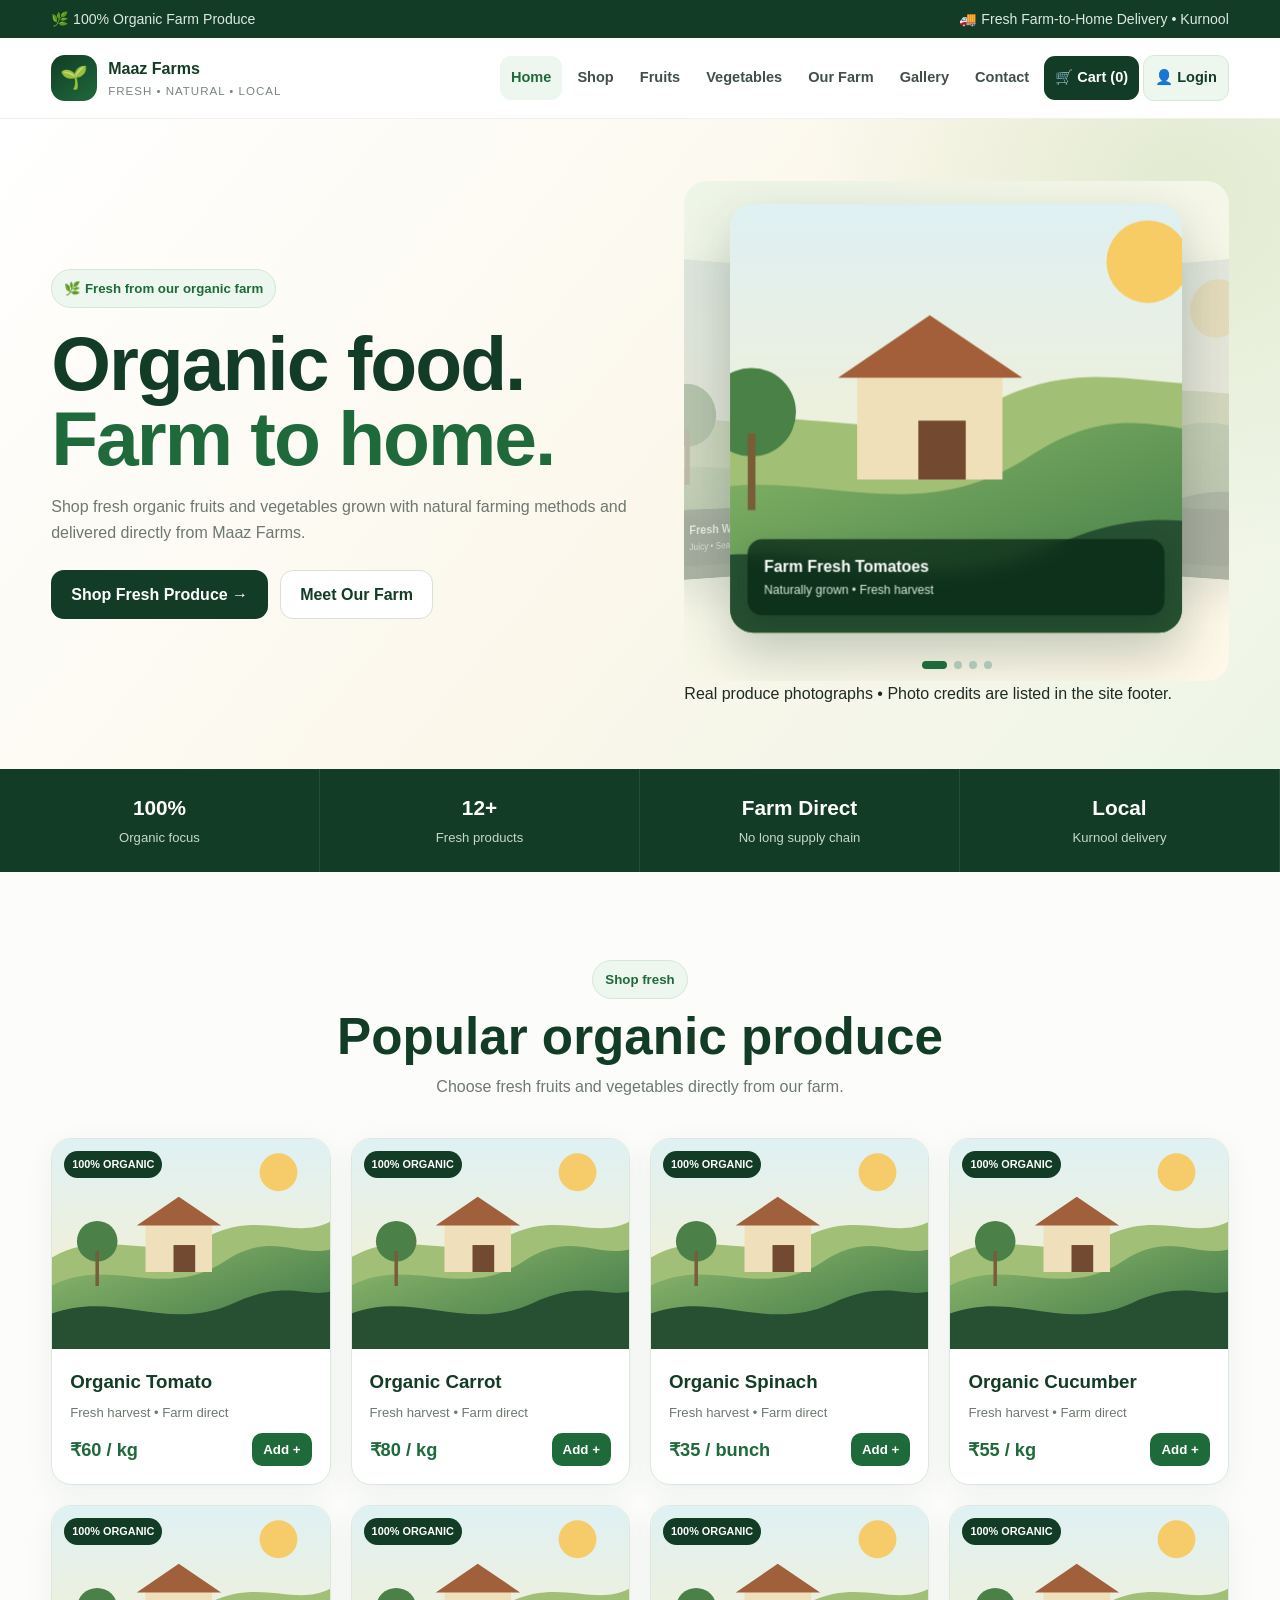
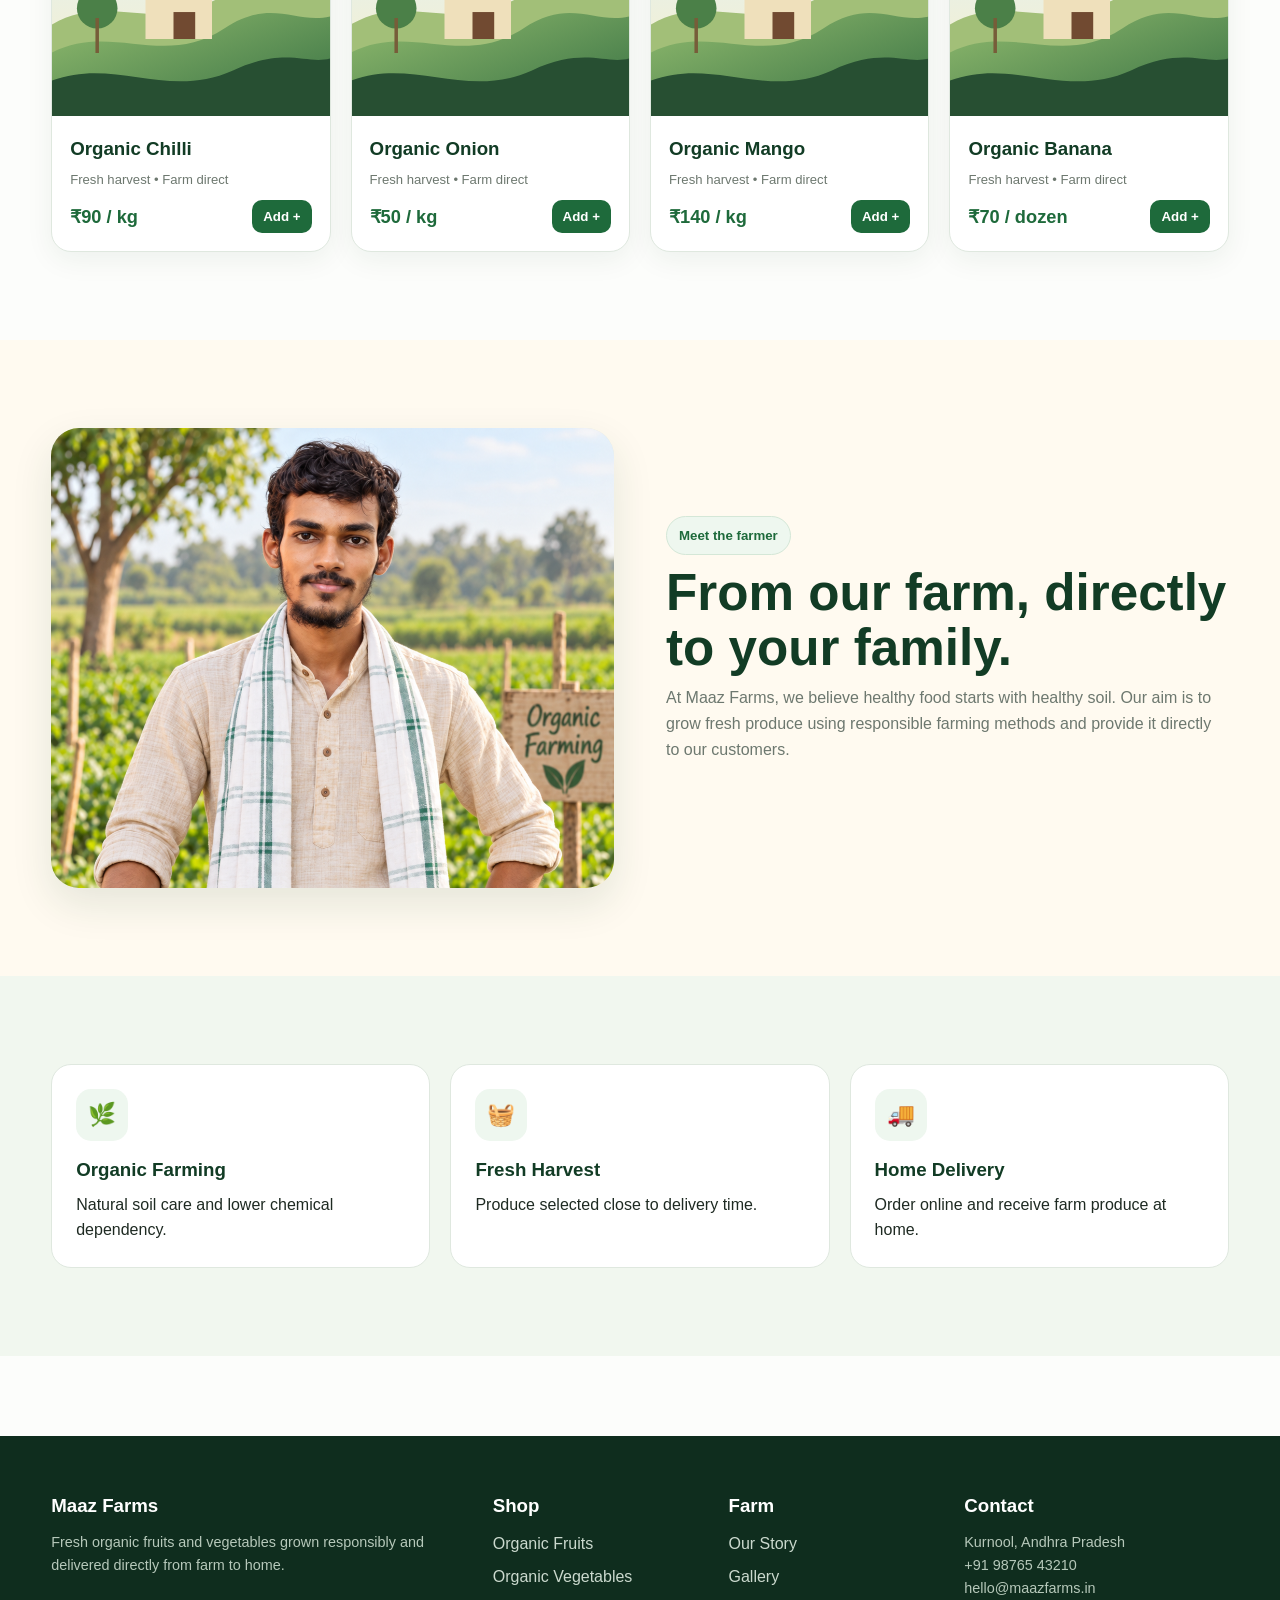
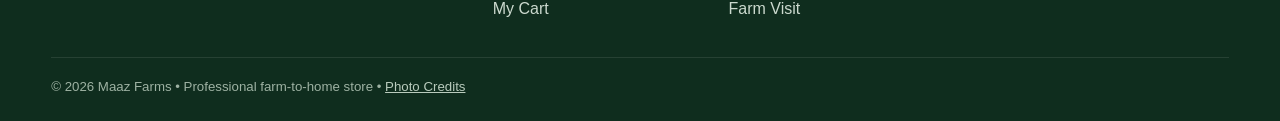
<file: index.html>
<!DOCTYPE html>
<html lang="en">
<head>
  <meta charset="UTF-8">

  <meta name="viewport"
        content="width=device-width, initial-scale=1.0">

  <meta name="description"
        content="Maaz Farms - Fresh organic fruits and vegetables delivered directly from farm to home in Kurnool.">

  <title>Home | Maaz Farms</title>

  <link rel="stylesheet" href="assets/css/style.css">
</head>

<body>

<!-- ================= TOP BAR ================= -->

<div class="top">
  <div class="container">
    <span>🌿 100% Organic Farm Produce</span>
    <span>🚚 Fresh Farm-to-Home Delivery • Kurnool</span>
  </div>
</div>


<!-- ================= HEADER ================= -->

<header class="head">

  <div class="container nav">

    <a class="brand" href="index.html">

      <span class="logo">🌱</span>

      <span>
        <strong>Maaz Farms</strong>
        <small>Fresh • Natural • Local</small>
      </span>

    </a>


    <button
      class="menu"
      type="button"
      aria-label="Open navigation menu"
      aria-expanded="false">
      ☰
    </button>


    <nav class="links" aria-label="Main navigation">

      <a href="index.html" class="active">
        Home
      </a>

      <a href="shop.html">
        Shop
      </a>

      <a href="fruits.html">
        Fruits
      </a>

      <a href="vegetables.html">
        Vegetables
      </a>

      <a href="farm.html">
        Our Farm
      </a>

      <a href="gallery.html">
        Gallery
      </a>

      <a href="contact.html">
        Contact
      </a>

      <a href="cart.html" class="cart">
        🛒 Cart (<span data-cart-count>0</span>)
      </a>

      <a
        href="login.html"
        class="account-link"
        data-account-link>
        👤 Login
      </a>

    </nav>

  </div>

</header>


<main>


<!-- ================= HERO ================= -->

<section class="hero">

  <div class="container hero-grid">


    <!-- HERO CONTENT -->

    <div class="hero-content">

      <span class="badge">
        🌿 Fresh from our organic farm
      </span>

      <h1>
        Organic food.
        <br>
        <span>Farm to home.</span>
      </h1>

      <p>
        Shop fresh organic fruits and vegetables grown with
        natural farming methods and delivered directly from
        Maaz Farms.
      </p>


      <div class="actions">

        <a class="btn primary"
           href="shop.html">
          Shop Fresh Produce →
        </a>

        <a class="btn secondary"
           href="farm.html">
          Meet Our Farm
        </a>

      </div>

    </div>


    <!-- ================= 3D CAROUSEL ================= -->

    <div class="visual">

      <div
        class="hero-3d-carousel"
        data-hero-carousel
        aria-label="Fresh farm produce slideshow">


        <!-- TOMATO -->

        <figure class="hero-3d-slide is-active">

          <img
            src="https://upload.wikimedia.org/wikipedia/commons/5/5e/Tomato_vegetable.jpg"
            alt="Fresh organic tomatoes"
            loading="eager"
            onerror="this.onerror=null; this.src='assets/photos/hero.svg';">

          <figcaption>

            <b>Farm Fresh Tomatoes</b>

            <span>
              Naturally grown • Fresh harvest
            </span>

          </figcaption>

        </figure>


        <!-- MANGO -->

        <figure class="hero-3d-slide is-right">

          <img
            src="https://upload.wikimedia.org/wikipedia/commons/6/64/Mango_fruit.jpg"
            alt="Fresh organic mangoes"
            loading="eager"
            onerror="this.onerror=null; this.src='assets/photos/hero.svg';">

          <figcaption>

            <b>Organic Mangoes</b>

            <span>
              Seasonal • Farm direct
            </span>

          </figcaption>

        </figure>


        <!-- CARROT -->

        <figure class="hero-3d-slide is-hidden">

          <img
            src="https://upload.wikimedia.org/wikipedia/commons/4/4a/CARROT.jpg"
            alt="Fresh organic carrots"
            loading="lazy"
            onerror="this.onerror=null; this.src='assets/photos/hero.svg';">

          <figcaption>

            <b>Organic Carrots</b>

            <span>
              Crisp • Naturally grown
            </span>

          </figcaption>

        </figure>


        <!-- WATERMELON -->

        <figure class="hero-3d-slide is-left">

          <img
            src="https://upload.wikimedia.org/wikipedia/commons/d/d8/Watermelon_fruit_image.jpg"
            alt="Fresh organic watermelon"
            loading="lazy"
            onerror="this.onerror=null; this.src='assets/photos/hero.svg';">

          <figcaption>

            <b>Fresh Watermelon</b>

            <span>
              Juicy • Seasonal harvest
            </span>

          </figcaption>

        </figure>


        <!-- DOTS -->

        <div
          class="hero-3d-dots"
          aria-label="Carousel slide indicators">

          <span class="active"></span>
          <span></span>
          <span></span>
          <span></span>

        </div>

      </div>


      <div class="real-photo-note">
        Real produce photographs • Photo credits are listed in
        the site footer.
      </div>

    </div>

  </div>

</section>



<!-- ================= FARM STATS ================= -->

<section class="stats">

  <div class="stat">
    <strong>100%</strong>
    <span>Organic focus</span>
  </div>

  <div class="stat">
    <strong>12+</strong>
    <span>Fresh products</span>
  </div>

  <div class="stat">
    <strong>Farm Direct</strong>
    <span>No long supply chain</span>
  </div>

  <div class="stat">
    <strong>Local</strong>
    <span>Kurnool delivery</span>
  </div>

</section>



<!-- ================= PRODUCTS ================= -->

<section class="section">

  <div class="container">

    <div class="sh center">

      <span class="badge">
        Shop fresh
      </span>

      <h2>
        Popular organic produce
      </h2>

      <p>
        Choose fresh fruits and vegetables directly from our farm.
      </p>

    </div>


    <div class="grid">


      <!-- TOMATO -->

      <article class="product">

        <div class="pi">

          <img
            src="https://upload.wikimedia.org/wikipedia/commons/5/5e/Tomato_vegetable.jpg"
            alt="Organic tomato"
            loading="lazy"
            onerror="this.onerror=null; this.src='assets/photos/hero.svg';">

          <span class="organic">
            100% ORGANIC
          </span>

        </div>

        <div class="pb">

          <h3>Organic Tomato</h3>

          <div class="meta">
            Fresh harvest • Farm direct
          </div>

          <div class="price">

            <b>₹60 / kg</b>

            <button
              class="add"
              type="button"
              data-add="tomato">
              Add +
            </button>

          </div>

        </div>

      </article>


      <!-- CARROT -->

      <article class="product">

        <div class="pi">

          <img
            src="https://upload.wikimedia.org/wikipedia/commons/4/4a/CARROT.jpg"
            alt="Organic carrot"
            loading="lazy"
            onerror="this.onerror=null; this.src='assets/photos/hero.svg';">

          <span class="organic">
            100% ORGANIC
          </span>

        </div>

        <div class="pb">

          <h3>Organic Carrot</h3>

          <div class="meta">
            Fresh harvest • Farm direct
          </div>

          <div class="price">

            <b>₹80 / kg</b>

            <button
              class="add"
              type="button"
              data-add="carrot">
              Add +
            </button>

          </div>

        </div>

      </article>


      <!-- SPINACH -->

      <article class="product">

        <div class="pi">

          <img
            src="https://upload.wikimedia.org/wikipedia/commons/f/fe/Spinach_leaves.jpg"
            alt="Organic spinach"
            loading="lazy"
            onerror="this.onerror=null; this.src='assets/photos/hero.svg';">

          <span class="organic">
            100% ORGANIC
          </span>

        </div>

        <div class="pb">

          <h3>Organic Spinach</h3>

          <div class="meta">
            Fresh harvest • Farm direct
          </div>

          <div class="price">

            <b>₹35 / bunch</b>

            <button
              class="add"
              type="button"
              data-add="spinach">
              Add +
            </button>

          </div>

        </div>

      </article>


      <!-- CUCUMBER -->

      <article class="product">

        <div class="pi">

          <img
            src="https://upload.wikimedia.org/wikipedia/commons/1/10/Cucumber_fruit_2025.jpg"
            alt="Organic cucumber"
            loading="lazy"
            onerror="this.onerror=null; this.src='assets/photos/hero.svg';">

          <span class="organic">
            100% ORGANIC
          </span>

        </div>

        <div class="pb">

          <h3>Organic Cucumber</h3>

          <div class="meta">
            Fresh harvest • Farm direct
          </div>

          <div class="price">

            <b>₹55 / kg</b>

            <button
              class="add"
              type="button"
              data-add="cucumber">
              Add +
            </button>

          </div>

        </div>

      </article>


      <!-- CHILLI -->

      <article class="product">

        <div class="pi">

          <img
            src="https://upload.wikimedia.org/wikipedia/commons/0/0d/Image_of_chilli_pepper.jpg"
            alt="Organic chilli"
            loading="lazy"
            onerror="this.onerror=null; this.src='assets/photos/hero.svg';">

          <span class="organic">
            100% ORGANIC
          </span>

        </div>

        <div class="pb">

          <h3>Organic Chilli</h3>

          <div class="meta">
            Fresh harvest • Farm direct
          </div>

          <div class="price">

            <b>₹90 / kg</b>

            <button
              class="add"
              type="button"
              data-add="chilli">
              Add +
            </button>

          </div>

        </div>

      </article>


      <!-- ONION -->

      <article class="product">

        <div class="pi">

          <img
            src="https://upload.wikimedia.org/wikipedia/commons/e/e9/Onion_1.jpg"
            alt="Organic onion"
            loading="lazy"
            onerror="this.onerror=null; this.src='assets/photos/hero.svg';">

          <span class="organic">
            100% ORGANIC
          </span>

        </div>

        <div class="pb">

          <h3>Organic Onion</h3>

          <div class="meta">
            Fresh harvest • Farm direct
          </div>

          <div class="price">

            <b>₹50 / kg</b>

            <button
              class="add"
              type="button"
              data-add="onion">
              Add +
            </button>

          </div>

        </div>

      </article>


      <!-- MANGO -->

      <article class="product">

        <div class="pi">

          <img
            src="https://upload.wikimedia.org/wikipedia/commons/6/64/Mango_fruit.jpg"
            alt="Organic mango"
            loading="lazy"
            onerror="this.onerror=null; this.src='assets/photos/hero.svg';">

          <span class="organic">
            100% ORGANIC
          </span>

        </div>

        <div class="pb">

          <h3>Organic Mango</h3>

          <div class="meta">
            Fresh harvest • Farm direct
          </div>

          <div class="price">

            <b>₹140 / kg</b>

            <button
              class="add"
              type="button"
              data-add="mango">
              Add +
            </button>

          </div>

        </div>

      </article>


      <!-- BANANA -->

      <article class="product">

        <div class="pi">

          <img
            src="https://upload.wikimedia.org/wikipedia/commons/5/56/Bunch_of_bananas.JPG"
            alt="Organic banana"
            loading="lazy"
            onerror="this.onerror=null; this.src='assets/photos/hero.svg';">

          <span class="organic">
            100% ORGANIC
          </span>

        </div>

        <div class="pb">

          <h3>Organic Banana</h3>

          <div class="meta">
            Fresh harvest • Farm direct
          </div>

          <div class="price">

            <b>₹70 / dozen</b>

            <button
              class="add"
              type="button"
              data-add="banana">
              Add +
            </button>

          </div>

        </div>

      </article>

    </div>

  </div>

</section>



<!-- ================= MEET FARMER ================= -->

<section class="section alt">

  <div class="container two">


    <div class="photo">

      <img
        src="assets/photos/farmer.png"
        alt="Maaz Farms farmer"
        loading="lazy"
        onerror="this.onerror=null; this.src='assets/photos/owner-photo.svg';">

    </div>


    <div>

      <div class="sh">

        <span class="badge">
          Meet the farmer
        </span>

        <h2>
          From our farm, directly to your family.
        </h2>

        <p>
          At Maaz Farms, we believe healthy food starts with
          healthy soil. Our aim is to grow fresh produce using
          responsible farming methods and provide it directly
          to our customers.
        </p>

      </div>

    </div>

  </div>

</section>



<!-- ================= FEATURES ================= -->

<section class="section soft">

  <div class="container">

    <div class="cards">


      <div class="card">

        <i>🌿</i>

        <h3>
          Organic Farming
        </h3>

        <p>
          Natural soil care and lower chemical dependency.
        </p>

      </div>


      <div class="card">

        <i>🧺</i>

        <h3>
          Fresh Harvest
        </h3>

        <p>
          Produce selected close to delivery time.
        </p>

      </div>


      <div class="card">

        <i>🚚</i>

        <h3>
          Home Delivery
        </h3>

        <p>
          Order online and receive farm produce at home.
        </p>

      </div>


    </div>

  </div>

</section>


</main>



<!-- ================= FOOTER ================= -->

<footer class="footer">

  <div class="container">


    <div class="footgrid">


      <div>

        <h3>
          Maaz Farms
        </h3>

        <p>
          Fresh organic fruits and vegetables grown responsibly
          and delivered directly from farm to home.
        </p>

      </div>


      <div>

        <h3>
          Shop
        </h3>

        <a href="fruits.html">
          Organic Fruits
        </a>

        <a href="vegetables.html">
          Organic Vegetables
        </a>

        <a href="cart.html">
          My Cart
        </a>

      </div>


      <div>

        <h3>
          Farm
        </h3>

        <a href="farm.html">
          Our Story
        </a>

        <a href="gallery.html">
          Gallery
        </a>

        <a href="contact.html">
          Farm Visit
        </a>

      </div>


      <div>

        <h3>
          Contact
        </h3>

        <p>
          Kurnool, Andhra Pradesh
        </p>

        <p>
          +91 98765 43210
        </p>

        <p>
          hello@maazfarms.in
        </p>

      </div>


    </div>


    <div class="bottom">

      © 2026 Maaz Farms
      • Professional farm-to-home store
      •
      <a
        class="photo-credit-link"
        href="credits.html">
        Photo Credits
      </a>

    </div>

  </div>

</footer>



<script src="assets/js/products.js"></script>

<script src="assets/js/main.js"></script>


<!-- ================= 3 SECOND CAROUSEL ================= -->

<script>

document.addEventListener("DOMContentLoaded", function () {

  const carousel =
    document.querySelector("[data-hero-carousel]");

  if (!carousel) return;


  const slides =
    Array.from(
      carousel.querySelectorAll(".hero-3d-slide")
    );


  const dots =
    Array.from(
      carousel.querySelectorAll(".hero-3d-dots span")
    );


  if (slides.length === 0) return;


  let current = 0;


  function updateCarousel() {

    const total = slides.length;


    slides.forEach((slide, index) => {

      slide.classList.remove(
        "is-active",
        "is-left",
        "is-right",
        "is-hidden"
      );


      if (index === current) {

        slide.classList.add("is-active");

      }

      else if (
        index ===
        (current - 1 + total) % total
      ) {

        slide.classList.add("is-left");

      }

      else if (
        index ===
        (current + 1) % total
      ) {

        slide.classList.add("is-right");

      }

      else {

        slide.classList.add("is-hidden");

      }

    });


    dots.forEach((dot, index) => {

      dot.classList.toggle(
        "active",
        index === current
      );

    });

  }


  updateCarousel();


  setInterval(function () {

    current =
      (current + 1) %
      slides.length;

    updateCarousel();

  }, 3000);

});

</script>


</body>
</html>
</file>
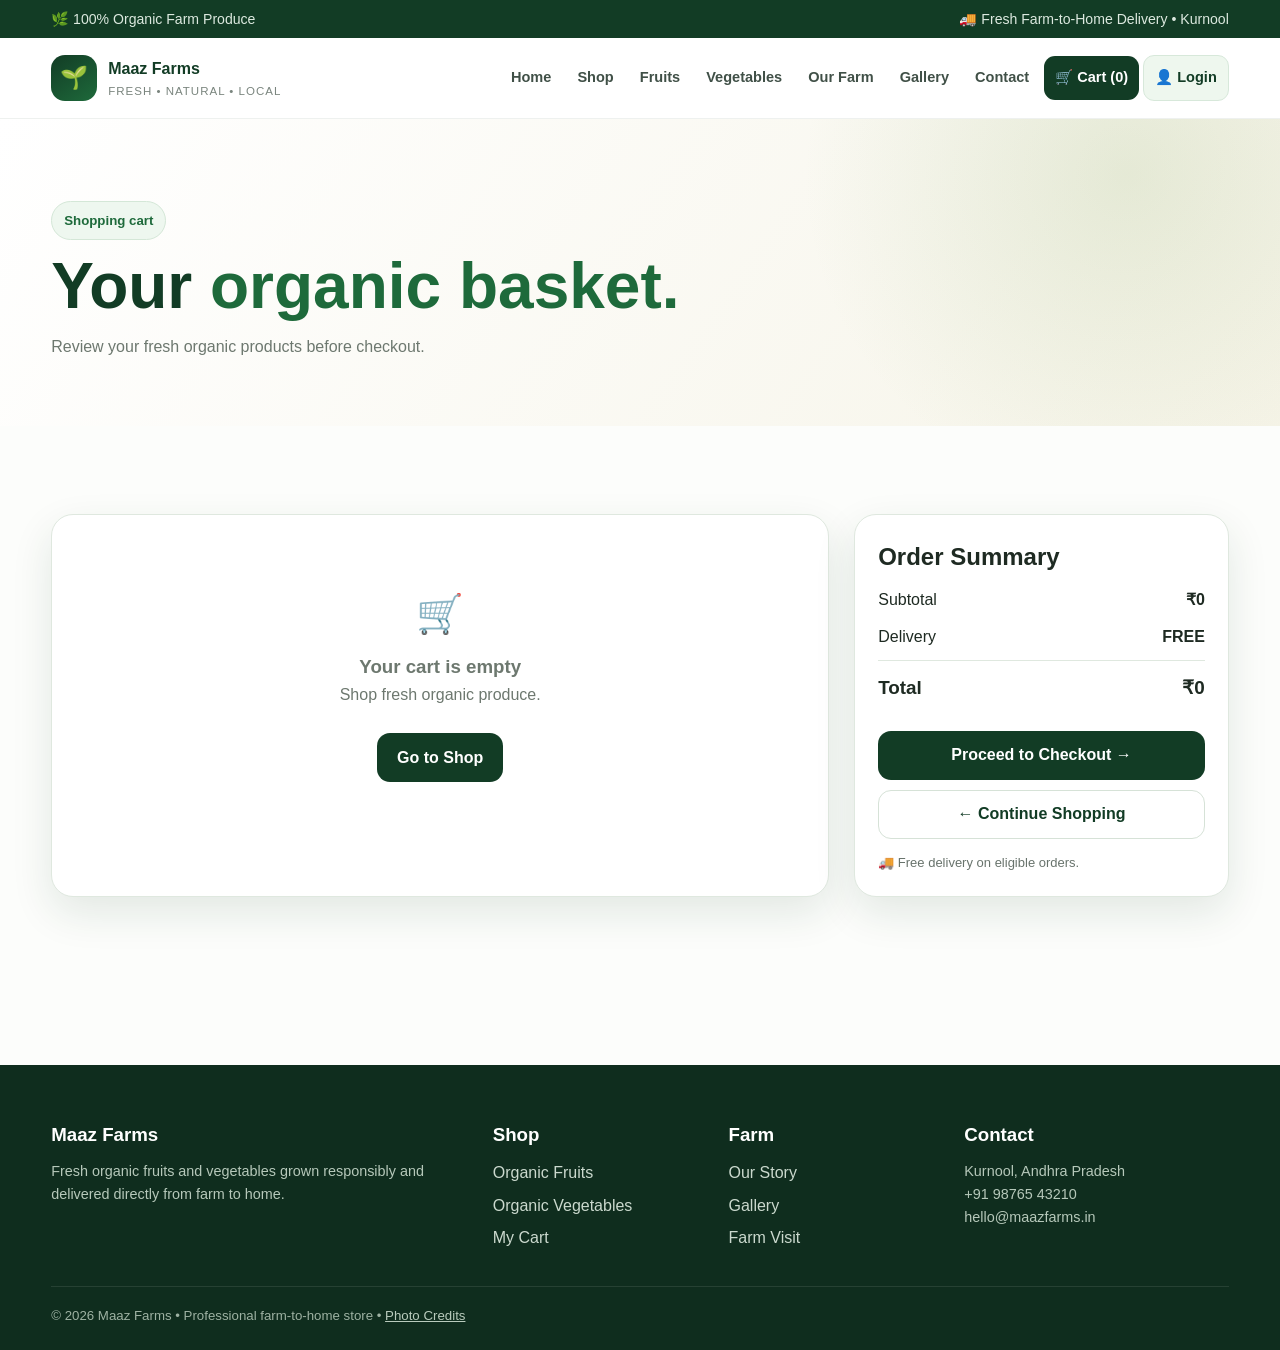
<file: cart.html>
<!doctype html>
<html lang="en">

<head>

  <meta charset="utf-8">

  <meta
    name="viewport"
    content="width=device-width, initial-scale=1"
  >

  <title>Cart | Maaz Farms</title>

  <link
    rel="stylesheet"
    href="assets/css/style.css"
  >

</head>


<body>


  <!-- TOP BAR -->

  <div class="top">

    <div class="container">

      <span>
        🌿 100% Organic Farm Produce
      </span>

      <span>
        🚚 Fresh Farm-to-Home Delivery • Kurnool
      </span>

    </div>

  </div>



  <!-- HEADER -->

  <header class="head">

    <div class="container nav">


      <!-- LOGO -->

      <a
        class="brand"
        href="index.html"
      >

        <span class="logo">
          🌱
        </span>

        <span>

          <strong>
            Maaz Farms
          </strong>

          <small>
            Fresh • Natural • Local
          </small>

        </span>

      </a>



      <!-- MOBILE MENU -->

      <button
        class="menu"
        type="button"
        aria-label="Open navigation menu"
      >
        ☰
      </button>



      <!-- NAVIGATION -->

      <nav class="links">

        <a href="index.html">
          Home
        </a>

        <a href="shop.html">
          Shop
        </a>

        <a href="fruits.html">
          Fruits
        </a>

        <a href="vegetables.html">
          Vegetables
        </a>

        <a href="farm.html">
          Our Farm
        </a>

        <a href="gallery.html">
          Gallery
        </a>

        <a href="contact.html">
          Contact
        </a>


        <a
          href="cart.html"
          class="cart active"
        >

          🛒 Cart
          (<span data-cart-count>0</span>)

        </a>


        <a
          href="login.html"
          class="account-link"
          data-account-link
        >

          👤 Login

        </a>

      </nav>

    </div>

  </header>



  <!-- MAIN -->

  <main>


    <!-- CART TITLE -->

    <section class="page">

      <div class="container">

        <span class="badge">
          Shopping cart
        </span>

        <h1>
          Your
          <span>
            organic basket.
          </span>
        </h1>

        <p>
          Review your fresh organic products before checkout.
        </p>

      </div>

    </section>



    <!-- CART AREA -->

    <section class="section">

      <div class="container cartlayout">


        <!-- CART PRODUCTS -->

        <div
          class="box"
          id="cartItems"
        >

          <!-- Products are automatically added here
               by assets/js/main.js -->

        </div>



        <!-- ORDER SUMMARY -->

        <aside class="box">

          <h2>
            Order Summary
          </h2>


          <div class="line">

            <span>
              Subtotal
            </span>

            <b id="subtotal">
              ₹0
            </b>

          </div>


          <div class="line">

            <span>
              Delivery
            </span>

            <b id="delivery">
              ₹0
            </b>

          </div>


          <div class="line total">

            <span>
              Total
            </span>

            <strong id="total">
              ₹0
            </strong>

          </div>


          <a
            class="btn primary"
            href="checkout.html"
            style="width:100%; margin-top:16px;"
          >

            Proceed to Checkout →

          </a>


          <a
            class="btn secondary"
            href="shop.html"
            style="width:100%; margin-top:10px;"
          >

            ← Continue Shopping

          </a>


          <p
            style="
              margin-top:14px;
              font-size:13px;
              color:#68736c;
            "
          >

            🚚 Free delivery on eligible orders.

          </p>

        </aside>


      </div>

    </section>


  </main>



  <!-- FOOTER -->

  <footer class="footer">

    <div class="container">


      <div class="footgrid">


        <!-- FARM -->

        <div>

          <h3>
            Maaz Farms
          </h3>

          <p>
            Fresh organic fruits and vegetables
            grown responsibly and delivered
            directly from farm to home.
          </p>

        </div>



        <!-- SHOP -->

        <div>

          <h3>
            Shop
          </h3>

          <a href="fruits.html">
            Organic Fruits
          </a>

          <a href="vegetables.html">
            Organic Vegetables
          </a>

          <a href="cart.html">
            My Cart
          </a>

        </div>



        <!-- FARM -->

        <div>

          <h3>
            Farm
          </h3>

          <a href="farm.html">
            Our Story
          </a>

          <a href="gallery.html">
            Gallery
          </a>

          <a href="contact.html">
            Farm Visit
          </a>

        </div>



        <!-- CONTACT -->

        <div>

          <h3>
            Contact
          </h3>

          <p>
            Kurnool, Andhra Pradesh
          </p>

          <p>
            +91 98765 43210
          </p>

          <p>
            hello@maazfarms.in
          </p>

        </div>


      </div>



      <!-- COPYRIGHT -->

      <div class="bottom">

        © 2026 Maaz Farms
        • Professional farm-to-home store
        •

        <a
          class="photo-credit-link"
          href="credits.html"
        >
          Photo Credits
        </a>

      </div>


    </div>

  </footer>



  <!-- JAVASCRIPT -->

  <script src="assets/js/products.js"></script>

  <script src="assets/js/main.js"></script>


</body>

</html>
</file>
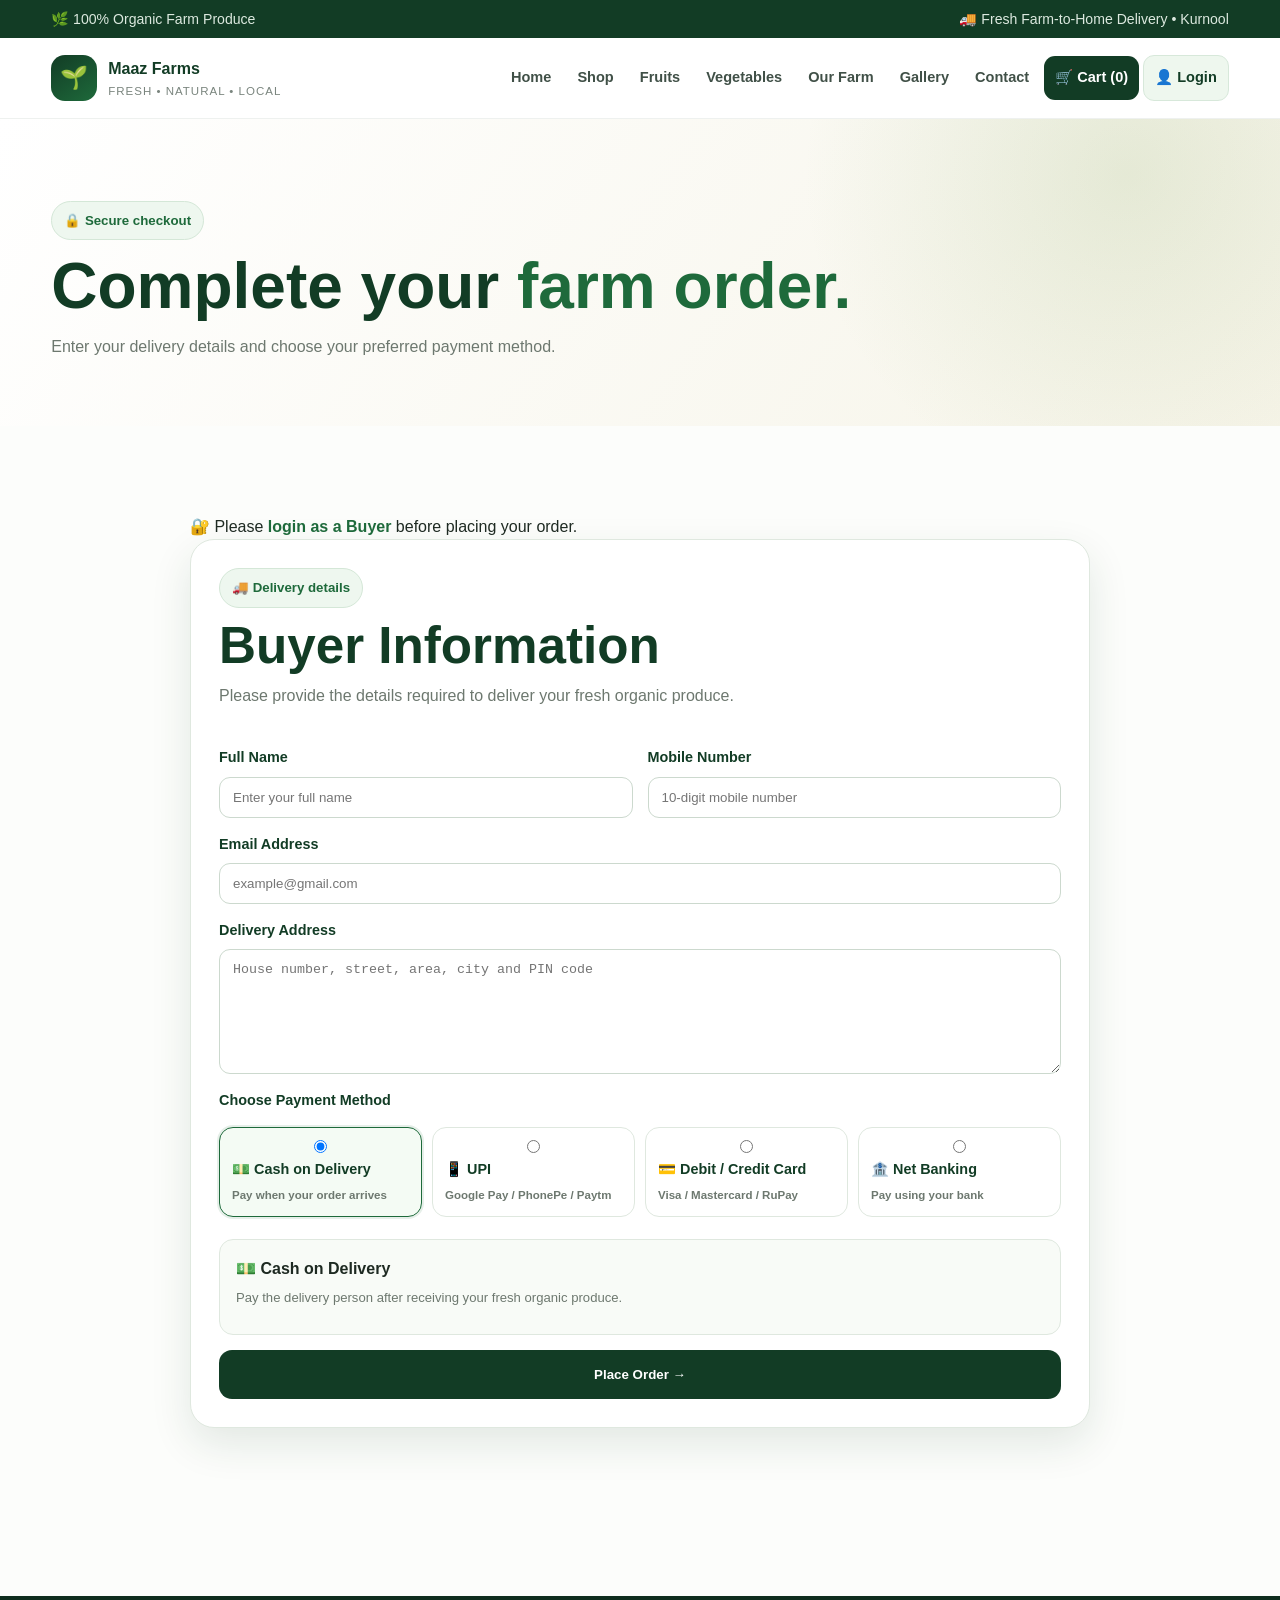
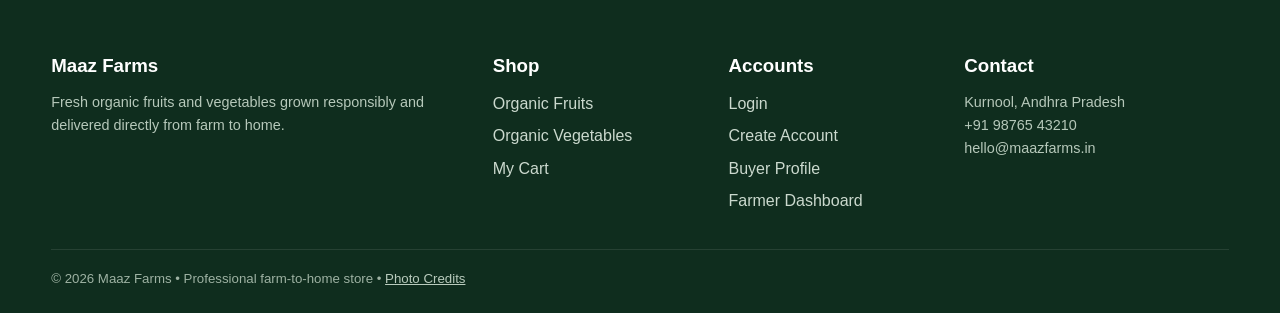
<file: checkout.html>
<!doctype html>
<html lang="en">

<head>
  <meta charset="utf-8">

  <meta
    name="viewport"
    content="width=device-width, initial-scale=1"
  >

  <meta
    name="description"
    content="Secure checkout for fresh organic fruits and vegetables from Maaz Farms."
  >

  <title>Checkout | Maaz Farms</title>

  <link
    rel="stylesheet"
    href="assets/css/style.css"
  >
</head>


<body>


  <!-- ================= TOP BAR ================= -->

  <div class="top">

    <div class="container">

      <span>
        🌿 100% Organic Farm Produce
      </span>

      <span>
        🚚 Fresh Farm-to-Home Delivery • Kurnool
      </span>

    </div>

  </div>



  <!-- ================= HEADER ================= -->

  <header class="head">

    <div class="container nav">


      <!-- BRAND -->

      <a
        class="brand"
        href="index.html"
      >

        <span class="logo">
          🌱
        </span>

        <span>

          <strong>
            Maaz Farms
          </strong>

          <small>
            Fresh • Natural • Local
          </small>

        </span>

      </a>



      <!-- MOBILE MENU -->

      <button
        class="menu"
        type="button"
        aria-label="Open navigation menu"
        aria-expanded="false"
      >
        ☰
      </button>



      <!-- NAVIGATION -->

      <nav
        class="links"
        aria-label="Main navigation"
      >

        <a href="index.html">
          Home
        </a>

        <a href="shop.html">
          Shop
        </a>

        <a href="fruits.html">
          Fruits
        </a>

        <a href="vegetables.html">
          Vegetables
        </a>

        <a href="farm.html">
          Our Farm
        </a>

        <a href="gallery.html">
          Gallery
        </a>

        <a href="contact.html">
          Contact
        </a>


        <a
          href="cart.html"
          class="cart"
        >
          🛒 Cart
          (<span data-cart-count>0</span>)
        </a>


        <a
          href="login.html"
          class="account-link"
          data-account-link
        >
          👤 Login
        </a>

      </nav>

    </div>

  </header>



  <!-- ================= MAIN ================= -->

  <main>


    <!-- CHECKOUT HERO -->

    <section class="page">

      <div class="container">

        <span class="badge">
          🔒 Secure checkout
        </span>

        <h1>
          Complete your
          <span>farm order.</span>
        </h1>

        <p>
          Enter your delivery details and choose your
          preferred payment method.
        </p>

      </div>

    </section>



    <!-- ================= CHECKOUT FORM ================= -->

    <section class="section">

      <div
        class="container"
        style="max-width:900px;"
      >


        <!-- LOGIN MESSAGE -->

        <div
          id="checkoutLoginNote"
          class="checkout-login-note"
          style="display:none;"
        >
        </div>



        <form
          class="form"
          id="checkoutForm"
        >


          <!-- DELIVERY TITLE -->

          <div class="sh">

            <span class="badge">
              🚚 Delivery details
            </span>

            <h2>
              Buyer Information
            </h2>

            <p>
              Please provide the details required to deliver
              your fresh organic produce.
            </p>

          </div>



          <div class="fg">


            <!-- FULL NAME -->

            <div class="field">

              <label for="checkoutName">
                Full Name
              </label>

              <input
                id="checkoutName"
                name="name"
                type="text"
                autocomplete="name"
                placeholder="Enter your full name"
                required
              >

            </div>



            <!-- PHONE -->

            <div class="field">

              <label for="checkoutPhone">
                Mobile Number
              </label>

              <input
                id="checkoutPhone"
                name="phone"
                type="tel"
                maxlength="10"
                inputmode="numeric"
                pattern="[6-9][0-9]{9}"
                autocomplete="tel"
                placeholder="10-digit mobile number"
                required
              >

            </div>



            <!-- EMAIL -->

            <div class="field full">

              <label for="checkoutEmail">
                Email Address
              </label>

              <input
                id="checkoutEmail"
                name="email"
                type="email"
                autocomplete="email"
                placeholder="example@gmail.com"
                required
              >

            </div>



            <!-- ADDRESS -->

            <div class="field full">

              <label for="checkoutAddress">
                Delivery Address
              </label>

              <textarea
                id="checkoutAddress"
                name="address"
                autocomplete="street-address"
                placeholder="House number, street, area, city and PIN code"
                required
              ></textarea>

            </div>



            <!-- ================= PAYMENT ================= -->

            <div class="field full">

              <label>
                Choose Payment Method
              </label>


              <div class="payment-methods">


                <!-- COD -->

                <label class="payment-option">

                  <input
                    type="radio"
                    name="paymentMethod"
                    value="cod"
                    checked
                  >

                  <b>
                    💵 Cash on Delivery
                  </b>

                  <small>
                    Pay when your order arrives
                  </small>

                </label>



                <!-- UPI -->

                <label class="payment-option">

                  <input
                    type="radio"
                    name="paymentMethod"
                    value="upi"
                  >

                  <b>
                    📱 UPI
                  </b>

                  <small>
                    Google Pay / PhonePe / Paytm
                  </small>

                </label>



                <!-- CARD -->

                <label class="payment-option">

                  <input
                    type="radio"
                    name="paymentMethod"
                    value="card"
                  >

                  <b>
                    💳 Debit / Credit Card
                  </b>

                  <small>
                    Visa / Mastercard / RuPay
                  </small>

                </label>



                <!-- NET BANKING -->

                <label class="payment-option">

                  <input
                    type="radio"
                    name="paymentMethod"
                    value="netbanking"
                  >

                  <b>
                    🏦 Net Banking
                  </b>

                  <small>
                    Pay using your bank
                  </small>

                </label>


              </div>



              <!-- ================= COD DETAILS ================= -->

              <div
                class="payment-details"
                data-payment-panel="cod"
              >

                <b>
                  💵 Cash on Delivery
                </b>

                <p class="meta">
                  Pay the delivery person after receiving
                  your fresh organic produce.
                </p>

              </div>



              <!-- ================= UPI DETAILS ================= -->

              <div
                class="payment-details hidden"
                data-payment-panel="upi"
              >

                <div class="field">

                  <label for="upiId">
                    UPI ID
                  </label>

                  <input
                    id="upiId"
                    name="upiId"
                    type="text"
                    autocomplete="off"
                    placeholder="example@upi"
                  >

                </div>


                <div class="secure-note">
                  🔒 Demo payment only. No real money
                  will be charged.
                </div>

              </div>



              <!-- ================= CARD DETAILS ================= -->

              <div
                class="payment-details hidden"
                data-payment-panel="card"
              >


                <div class="field">

                  <label for="cardName">
                    Cardholder Name
                  </label>

                  <input
                    id="cardName"
                    name="cardName"
                    type="text"
                    autocomplete="cc-name"
                    placeholder="Name on card"
                  >

                </div>



                <div
                  class="field"
                  style="margin-top:10px;"
                >

                  <label for="cardNumber">
                    Card Number
                  </label>

                  <input
                    id="cardNumber"
                    name="cardNumber"
                    type="text"
                    maxlength="19"
                    inputmode="numeric"
                    autocomplete="cc-number"
                    placeholder="1234 5678 9012 3456"
                  >

                </div>



                <div
                  class="card-row"
                  style="margin-top:10px;"
                >


                  <!-- EXPIRY -->

                  <div class="field">

                    <label for="cardExpiry">
                      Expiry
                    </label>

                    <input
                      id="cardExpiry"
                      name="cardExpiry"
                      type="text"
                      maxlength="5"
                      autocomplete="cc-exp"
                      placeholder="MM/YY"
                    >

                  </div>



                  <!-- CVV -->

                  <div class="field">

                    <label for="cardCvv">
                      CVV
                    </label>

                    <input
                      id="cardCvv"
                      name="cardCvv"
                      type="password"
                      maxlength="4"
                      inputmode="numeric"
                      autocomplete="cc-csc"
                      placeholder="123"
                    >

                  </div>


                </div>


                <div class="secure-note">
                  🔒 Demo only. Card details are not stored.
                </div>

              </div>



              <!-- ================= NET BANKING ================= -->

              <div
                class="payment-details hidden"
                data-payment-panel="netbanking"
              >

                <div class="field">

                  <label for="bankName">
                    Select Bank
                  </label>

                  <select
                    id="bankName"
                    name="bankName"
                  >

                    <option value="">
                      Choose your bank
                    </option>

                    <option value="sbi">
                      State Bank of India
                    </option>

                    <option value="hdfc">
                      HDFC Bank
                    </option>

                    <option value="icici">
                      ICICI Bank
                    </option>

                    <option value="axis">
                      Axis Bank
                    </option>

                    <option value="canara">
                      Canara Bank
                    </option>

                    <option value="bob">
                      Bank of Baroda
                    </option>

                  </select>

                </div>


                <div class="secure-note">
                  🏦 Demo flow. A real website would
                  redirect you to the selected bank or
                  secure payment gateway.
                </div>

              </div>


            </div>



            <!-- PLACE ORDER -->

            <div class="field full">

              <button
                class="btn primary"
                type="submit"
                style="width:100%;"
              >
                Place Order →
              </button>

            </div>


          </div>



          <!-- ORDER SUCCESS -->

          <div
            class="success"
            id="checkoutSuccess"
          >
          </div>


        </form>

      </div>

    </section>


  </main>



  <!-- ================= FOOTER ================= -->

  <footer class="footer">

    <div class="container">


      <div class="footgrid">


        <!-- MAAZ FARMS -->

        <div>

          <h3>
            Maaz Farms
          </h3>

          <p>
            Fresh organic fruits and vegetables grown
            responsibly and delivered directly from
            farm to home.
          </p>

        </div>



        <!-- SHOP -->

        <div>

          <h3>
            Shop
          </h3>

          <a href="fruits.html">
            Organic Fruits
          </a>

          <a href="vegetables.html">
            Organic Vegetables
          </a>

          <a href="cart.html">
            My Cart
          </a>

        </div>



        <!-- ACCOUNT -->

        <div>

          <h3>
            Accounts
          </h3>

          <a href="login.html">
            Login
          </a>

          <a href="signup.html">
            Create Account
          </a>

          <a href="buyer-profile.html">
            Buyer Profile
          </a>

          <a href="farmer-dashboard.html">
            Farmer Dashboard
          </a>

        </div>



        <!-- CONTACT -->

        <div>

          <h3>
            Contact
          </h3>

          <p>
            Kurnool, Andhra Pradesh
          </p>

          <p>
            +91 98765 43210
          </p>

          <p>
            hello@maazfarms.in
          </p>

        </div>


      </div>



      <!-- COPYRIGHT -->

      <div class="bottom">

        © 2026 Maaz Farms
        • Professional farm-to-home store
        •

        <a
          class="photo-credit-link"
          href="credits.html"
        >
          Photo Credits
        </a>

      </div>


    </div>

  </footer>



  <!-- ================= JAVASCRIPT ================= -->

  <script src="assets/js/products.js"></script>

  <script src="assets/js/main.js"></script>


</body>

</html>
</file>
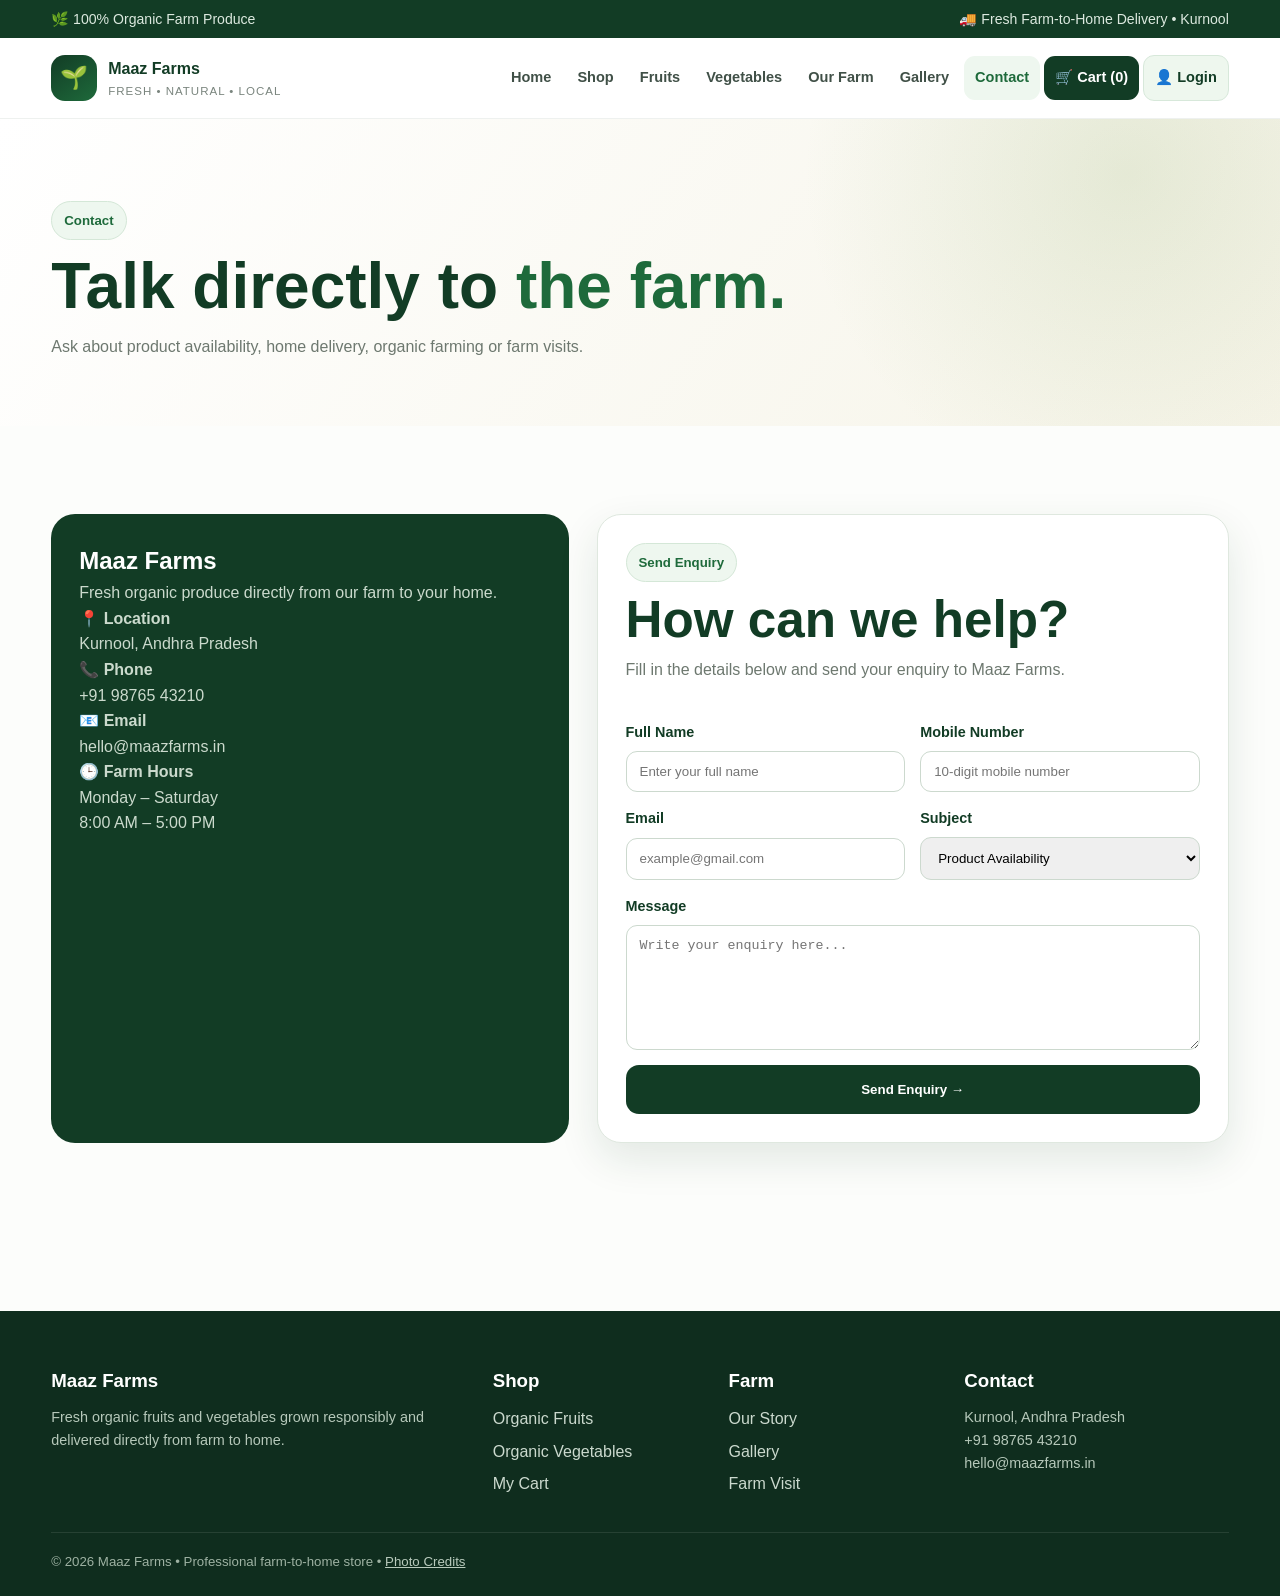
<file: contact.html>
<!doctype html>
<html lang="en">

<head>

  <meta charset="utf-8">

  <meta
    name="viewport"
    content="width=device-width, initial-scale=1"
  >

  <meta
    name="description"
    content="Contact Maaz Farms for fresh organic produce, delivery enquiries and farm visits."
  >

  <title>Contact | Maaz Farms</title>

  <link
    rel="stylesheet"
    href="assets/css/style.css"
  >

</head>


<body>


  <!-- ================= TOP BAR ================= -->

  <div class="top">

    <div class="container">

      <span>
        🌿 100% Organic Farm Produce
      </span>

      <span>
        🚚 Fresh Farm-to-Home Delivery • Kurnool
      </span>

    </div>

  </div>



  <!-- ================= HEADER ================= -->

  <header class="head">

    <div class="container nav">


      <!-- BRAND -->

      <a
        class="brand"
        href="index.html"
      >

        <span class="logo">
          🌱
        </span>

        <span>

          <strong>
            Maaz Farms
          </strong>

          <small>
            Fresh • Natural • Local
          </small>

        </span>

      </a>



      <!-- MOBILE MENU -->

      <button
        class="menu"
        type="button"
        aria-label="Open navigation menu"
        aria-expanded="false"
      >
        ☰
      </button>



      <!-- NAVIGATION -->

      <nav
        class="links"
        aria-label="Main navigation"
      >

        <a href="index.html">
          Home
        </a>

        <a href="shop.html">
          Shop
        </a>

        <a href="fruits.html">
          Fruits
        </a>

        <a href="vegetables.html">
          Vegetables
        </a>

        <a href="farm.html">
          Our Farm
        </a>

        <a href="gallery.html">
          Gallery
        </a>

        <a
          href="contact.html"
          class="active"
        >
          Contact
        </a>

        <a
          href="cart.html"
          class="cart"
        >
          🛒 Cart
          (<span data-cart-count>0</span>)
        </a>

        <a
          href="login.html"
          class="account-link"
          data-account-link
        >
          👤 Login
        </a>

      </nav>

    </div>

  </header>



  <!-- ================= MAIN ================= -->

  <main>


    <!-- CONTACT HERO -->

    <section class="page">

      <div class="container">

        <span class="badge">
          Contact
        </span>

        <h1>
          Talk directly to
          <span>the farm.</span>
        </h1>

        <p>
          Ask about product availability, home delivery,
          organic farming or farm visits.
        </p>

      </div>

    </section>



    <!-- ================= CONTACT AREA ================= -->

    <section class="section">

      <div class="container formwrap">


        <!-- FARM CONTACT INFORMATION -->

        <aside class="panel">

          <h2>
            Maaz Farms
          </h2>

          <p>
            Fresh organic produce directly from our farm
            to your home.
          </p>


          <p>
            📍
            <strong>Location</strong>
            <br>
            Kurnool, Andhra Pradesh
          </p>


          <p>
            📞
            <strong>Phone</strong>
            <br>
            +91 98765 43210
          </p>


          <p>
            📧
            <strong>Email</strong>
            <br>
            hello@maazfarms.in
          </p>


          <p>
            🕒
            <strong>Farm Hours</strong>
            <br>
            Monday – Saturday
            <br>
            8:00 AM – 5:00 PM
          </p>

        </aside>



        <!-- ================= ENQUIRY FORM ================= -->

        <form
          class="form"
          id="enquiryForm"
        >


          <div class="sh">

            <span class="badge">
              Send Enquiry
            </span>

            <h2>
              How can we help?
            </h2>

            <p>
              Fill in the details below and send your
              enquiry to Maaz Farms.
            </p>

          </div>



          <div class="fg">


            <!-- FULL NAME -->

            <div class="field">

              <label for="name">
                Full Name
              </label>

              <input
                id="name"
                name="name"
                type="text"
                autocomplete="name"
                placeholder="Enter your full name"
                required
              >

            </div>



            <!-- MOBILE -->

            <div class="field">

              <label for="phone">
                Mobile Number
              </label>

              <input
                id="phone"
                name="phone"
                type="tel"
                maxlength="10"
                inputmode="numeric"
                pattern="[6-9][0-9]{9}"
                autocomplete="tel"
                placeholder="10-digit mobile number"
                required
              >

            </div>



            <!-- EMAIL -->

            <div class="field">

              <label for="email">
                Email
              </label>

              <input
                id="email"
                name="email"
                type="email"
                autocomplete="email"
                placeholder="example@gmail.com"
                required
              >

            </div>



            <!-- SUBJECT -->

            <div class="field">

              <label for="subject">
                Subject
              </label>

              <select
                id="subject"
                name="subject"
                required
              >

                <option value="Product availability">
                  Product Availability
                </option>

                <option value="Farm visit">
                  Farm Visit
                </option>

                <option value="Delivery">
                  Delivery Enquiry
                </option>

                <option value="Organic farming">
                  Organic Farming
                </option>

                <option value="Bulk order">
                  Bulk Order
                </option>

                <option value="Other">
                  Other
                </option>

              </select>

            </div>



            <!-- MESSAGE -->

            <div class="field full">

              <label for="message">
                Message
              </label>

              <textarea
                id="message"
                name="message"
                placeholder="Write your enquiry here..."
                required
              ></textarea>

            </div>



            <!-- SUBMIT BUTTON -->

            <div class="field full">

              <button
                class="btn primary"
                type="submit"
                style="width:100%;"
              >
                Send Enquiry →
              </button>

            </div>


          </div>



          <!-- SUCCESS MESSAGE -->

          <div
            class="success"
            id="enquirySuccess"
          >
            ✅ Enquiry saved successfully on this device.
          </div>


        </form>

      </div>

    </section>


  </main>



  <!-- ================= FOOTER ================= -->

  <footer class="footer">

    <div class="container">


      <div class="footgrid">


        <!-- FARM -->

        <div>

          <h3>
            Maaz Farms
          </h3>

          <p>
            Fresh organic fruits and vegetables grown
            responsibly and delivered directly from
            farm to home.
          </p>

        </div>



        <!-- SHOP -->

        <div>

          <h3>
            Shop
          </h3>

          <a href="fruits.html">
            Organic Fruits
          </a>

          <a href="vegetables.html">
            Organic Vegetables
          </a>

          <a href="cart.html">
            My Cart
          </a>

        </div>



        <!-- FARM -->

        <div>

          <h3>
            Farm
          </h3>

          <a href="farm.html">
            Our Story
          </a>

          <a href="gallery.html">
            Gallery
          </a>

          <a href="contact.html">
            Farm Visit
          </a>

        </div>



        <!-- CONTACT -->

        <div>

          <h3>
            Contact
          </h3>

          <p>
            Kurnool, Andhra Pradesh
          </p>

          <p>
            +91 98765 43210
          </p>

          <p>
            hello@maazfarms.in
          </p>

        </div>


      </div>



      <!-- COPYRIGHT -->

      <div class="bottom">

        © 2026 Maaz Farms
        • Professional farm-to-home store
        •

        <a
          class="photo-credit-link"
          href="credits.html"
        >
          Photo Credits
        </a>

      </div>


    </div>

  </footer>



  <!-- ================= JAVASCRIPT ================= -->

  <script src="assets/js/products.js"></script>

  <script src="assets/js/main.js"></script>


</body>

</html>
</file>
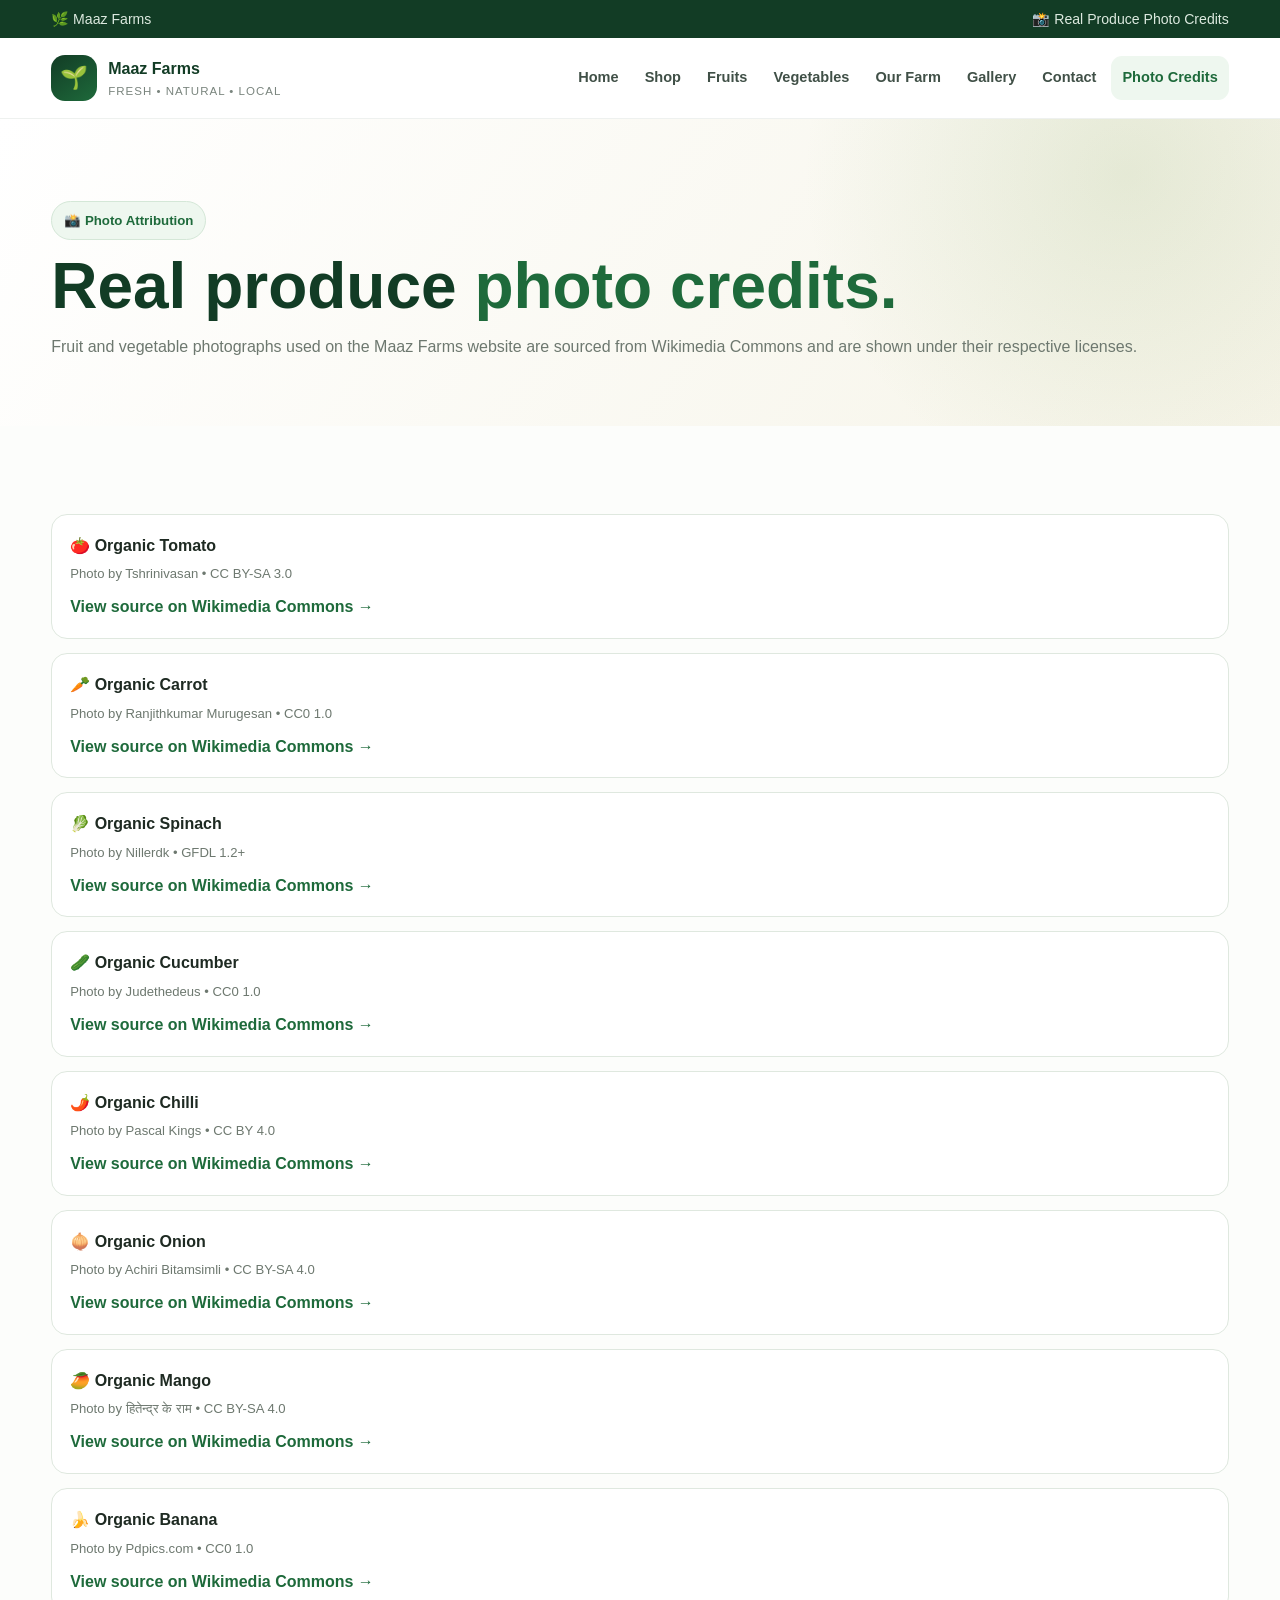
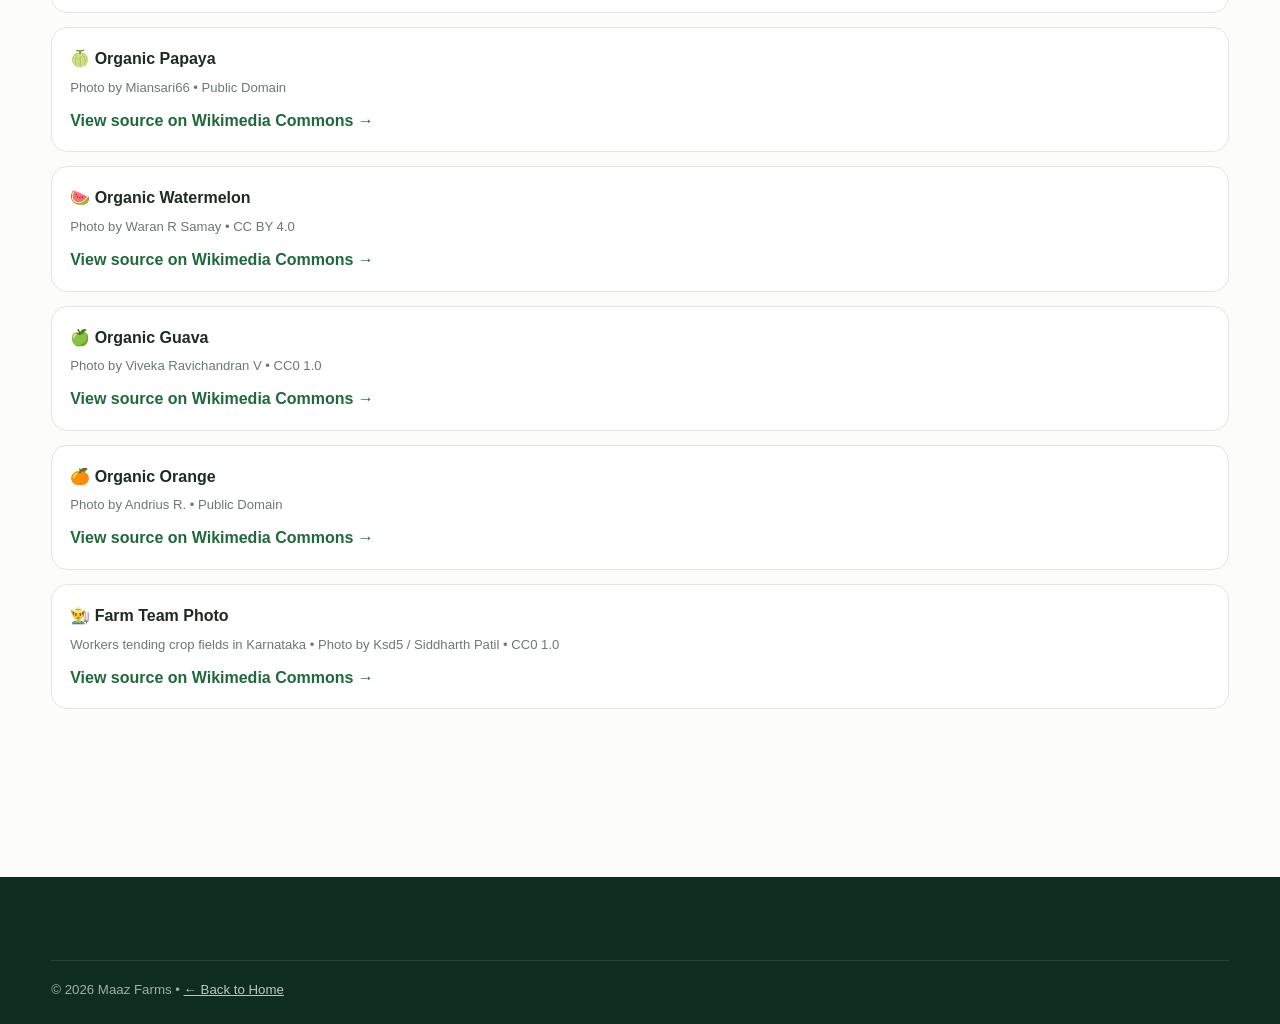
<file: credits.html>
<!doctype html>
<html lang="en">

<head>

  <meta charset="utf-8">

  <meta
    name="viewport"
    content="width=device-width, initial-scale=1"
  >

  <meta
    name="description"
    content="Photo credits and attribution for images used on the Maaz Farms website."
  >

  <title>Photo Credits | Maaz Farms</title>

  <link
    rel="stylesheet"
    href="assets/css/style.css"
  >

</head>


<body>


  <!-- ================= TOP BAR ================= -->

  <div class="top">

    <div class="container">

      <span>
        🌿 Maaz Farms
      </span>

      <span>
        📸 Real Produce Photo Credits
      </span>

    </div>

  </div>



  <!-- ================= HEADER ================= -->

  <header class="head">

    <div class="container nav">


      <!-- BRAND -->

      <a
        class="brand"
        href="index.html"
      >

        <span class="logo">
          🌱
        </span>

        <span>

          <strong>
            Maaz Farms
          </strong>

          <small>
            Fresh • Natural • Local
          </small>

        </span>

      </a>



      <!-- MOBILE MENU -->

      <button
        class="menu"
        type="button"
        aria-label="Open navigation menu"
        aria-expanded="false"
      >
        ☰
      </button>



      <!-- NAVIGATION -->

      <nav
        class="links"
        aria-label="Main navigation"
      >

        <a href="index.html">
          Home
        </a>

        <a href="shop.html">
          Shop
        </a>

        <a href="fruits.html">
          Fruits
        </a>

        <a href="vegetables.html">
          Vegetables
        </a>

        <a href="farm.html">
          Our Farm
        </a>

        <a href="gallery.html">
          Gallery
        </a>

        <a href="contact.html">
          Contact
        </a>

        <a
          href="credits.html"
          class="active"
        >
          Photo Credits
        </a>

      </nav>

    </div>

  </header>



  <!-- ================= MAIN ================= -->

  <main>


    <!-- PAGE HERO -->

    <section class="page">

      <div class="container">

        <span class="badge">
          📸 Photo Attribution
        </span>

        <h1>
          Real produce
          <span>photo credits.</span>
        </h1>

        <p>
          Fruit and vegetable photographs used on the
          Maaz Farms website are sourced from Wikimedia Commons
          and are shown under their respective licenses.
        </p>

      </div>

    </section>



    <!-- ================= CREDIT LIST ================= -->

    <section class="section">

      <div class="container">


        <div class="credit-list">


          <!-- TOMATO -->

          <div class="credit-item">

            <b>
              🍅 Organic Tomato
            </b>

            <div class="meta">
              Photo by Tshrinivasan • CC BY-SA 3.0
            </div>

            <a
              href="https://commons.wikimedia.org/wiki/File:Tomato_vegetable.jpg"
              target="_blank"
              rel="noopener noreferrer"
            >
              View source on Wikimedia Commons →
            </a>

          </div>



          <!-- CARROT -->

          <div class="credit-item">

            <b>
              🥕 Organic Carrot
            </b>

            <div class="meta">
              Photo by Ranjithkumar Murugesan • CC0 1.0
            </div>

            <a
              href="https://commons.wikimedia.org/wiki/File:CARROT.jpg"
              target="_blank"
              rel="noopener noreferrer"
            >
              View source on Wikimedia Commons →
            </a>

          </div>



          <!-- SPINACH -->

          <div class="credit-item">

            <b>
              🥬 Organic Spinach
            </b>

            <div class="meta">
              Photo by Nillerdk • GFDL 1.2+
            </div>

            <a
              href="https://commons.wikimedia.org/wiki/File:Spinach_leaves.jpg"
              target="_blank"
              rel="noopener noreferrer"
            >
              View source on Wikimedia Commons →
            </a>

          </div>



          <!-- CUCUMBER -->

          <div class="credit-item">

            <b>
              🥒 Organic Cucumber
            </b>

            <div class="meta">
              Photo by Judethedeus • CC0 1.0
            </div>

            <a
              href="https://commons.wikimedia.org/wiki/File:Cucumber_fruit_2025.jpg"
              target="_blank"
              rel="noopener noreferrer"
            >
              View source on Wikimedia Commons →
            </a>

          </div>



          <!-- CHILLI -->

          <div class="credit-item">

            <b>
              🌶️ Organic Chilli
            </b>

            <div class="meta">
              Photo by Pascal Kings • CC BY 4.0
            </div>

            <a
              href="https://commons.wikimedia.org/wiki/File:Image_of_chilli_pepper.jpg"
              target="_blank"
              rel="noopener noreferrer"
            >
              View source on Wikimedia Commons →
            </a>

          </div>



          <!-- ONION -->

          <div class="credit-item">

            <b>
              🧅 Organic Onion
            </b>

            <div class="meta">
              Photo by Achiri Bitamsimli • CC BY-SA 4.0
            </div>

            <a
              href="https://commons.wikimedia.org/wiki/File:Onion_1.jpg"
              target="_blank"
              rel="noopener noreferrer"
            >
              View source on Wikimedia Commons →
            </a>

          </div>



          <!-- MANGO -->

          <div class="credit-item">

            <b>
              🥭 Organic Mango
            </b>

            <div class="meta">
              Photo by हितेन्द्र के राम • CC BY-SA 4.0
            </div>

            <a
              href="https://commons.wikimedia.org/wiki/File:Mango_fruit.jpg"
              target="_blank"
              rel="noopener noreferrer"
            >
              View source on Wikimedia Commons →
            </a>

          </div>



          <!-- BANANA -->

          <div class="credit-item">

            <b>
              🍌 Organic Banana
            </b>

            <div class="meta">
              Photo by Pdpics.com • CC0 1.0
            </div>

            <a
              href="https://commons.wikimedia.org/wiki/File:Bunch_of_bananas.JPG"
              target="_blank"
              rel="noopener noreferrer"
            >
              View source on Wikimedia Commons →
            </a>

          </div>



          <!-- PAPAYA -->

          <div class="credit-item">

            <b>
              🍈 Organic Papaya
            </b>

            <div class="meta">
              Photo by Miansari66 • Public Domain
            </div>

            <a
              href="https://commons.wikimedia.org/wiki/File:Papaya_fruit.JPG"
              target="_blank"
              rel="noopener noreferrer"
            >
              View source on Wikimedia Commons →
            </a>

          </div>



          <!-- WATERMELON -->

          <div class="credit-item">

            <b>
              🍉 Organic Watermelon
            </b>

            <div class="meta">
              Photo by Waran R Samay • CC BY 4.0
            </div>

            <a
              href="https://commons.wikimedia.org/wiki/File:Watermelon_fruit_image.jpg"
              target="_blank"
              rel="noopener noreferrer"
            >
              View source on Wikimedia Commons →
            </a>

          </div>



          <!-- GUAVA -->

          <div class="credit-item">

            <b>
              🍏 Organic Guava
            </b>

            <div class="meta">
              Photo by Viveka Ravichandran V • CC0 1.0
            </div>

            <a
              href="https://commons.wikimedia.org/wiki/File:Guavafruit.jpg"
              target="_blank"
              rel="noopener noreferrer"
            >
              View source on Wikimedia Commons →
            </a>

          </div>



          <!-- ORANGE -->

          <div class="credit-item">

            <b>
              🍊 Organic Orange
            </b>

            <div class="meta">
              Photo by Andrius R. • Public Domain
            </div>

            <a
              href="https://commons.wikimedia.org/wiki/File:Orange-fruit.jpg"
              target="_blank"
              rel="noopener noreferrer"
            >
              View source on Wikimedia Commons →
            </a>

          </div>



          <!-- FARM TEAM -->

          <div class="credit-item">

            <b>
              👨‍🌾 Farm Team Photo
            </b>

            <div class="meta">
              Workers tending crop fields in Karnataka •
              Photo by Ksd5 / Siddharth Patil • CC0 1.0
            </div>

            <a
              href="https://commons.wikimedia.org/wiki/File:Indian_farmers.jpg"
              target="_blank"
              rel="noopener noreferrer"
            >
              View source on Wikimedia Commons →
            </a>

          </div>


        </div>

      </div>

    </section>


  </main>



  <!-- ================= FOOTER ================= -->

  <footer class="footer">

    <div class="container">

      <div class="bottom">

        © 2026 Maaz Farms
        •

        <a
          class="photo-credit-link"
          href="index.html"
        >
          ← Back to Home
        </a>

      </div>

    </div>

  </footer>



  <!-- ================= JAVASCRIPT ================= -->

  <script src="assets/js/main.js"></script>


</body>

</html>
</file>
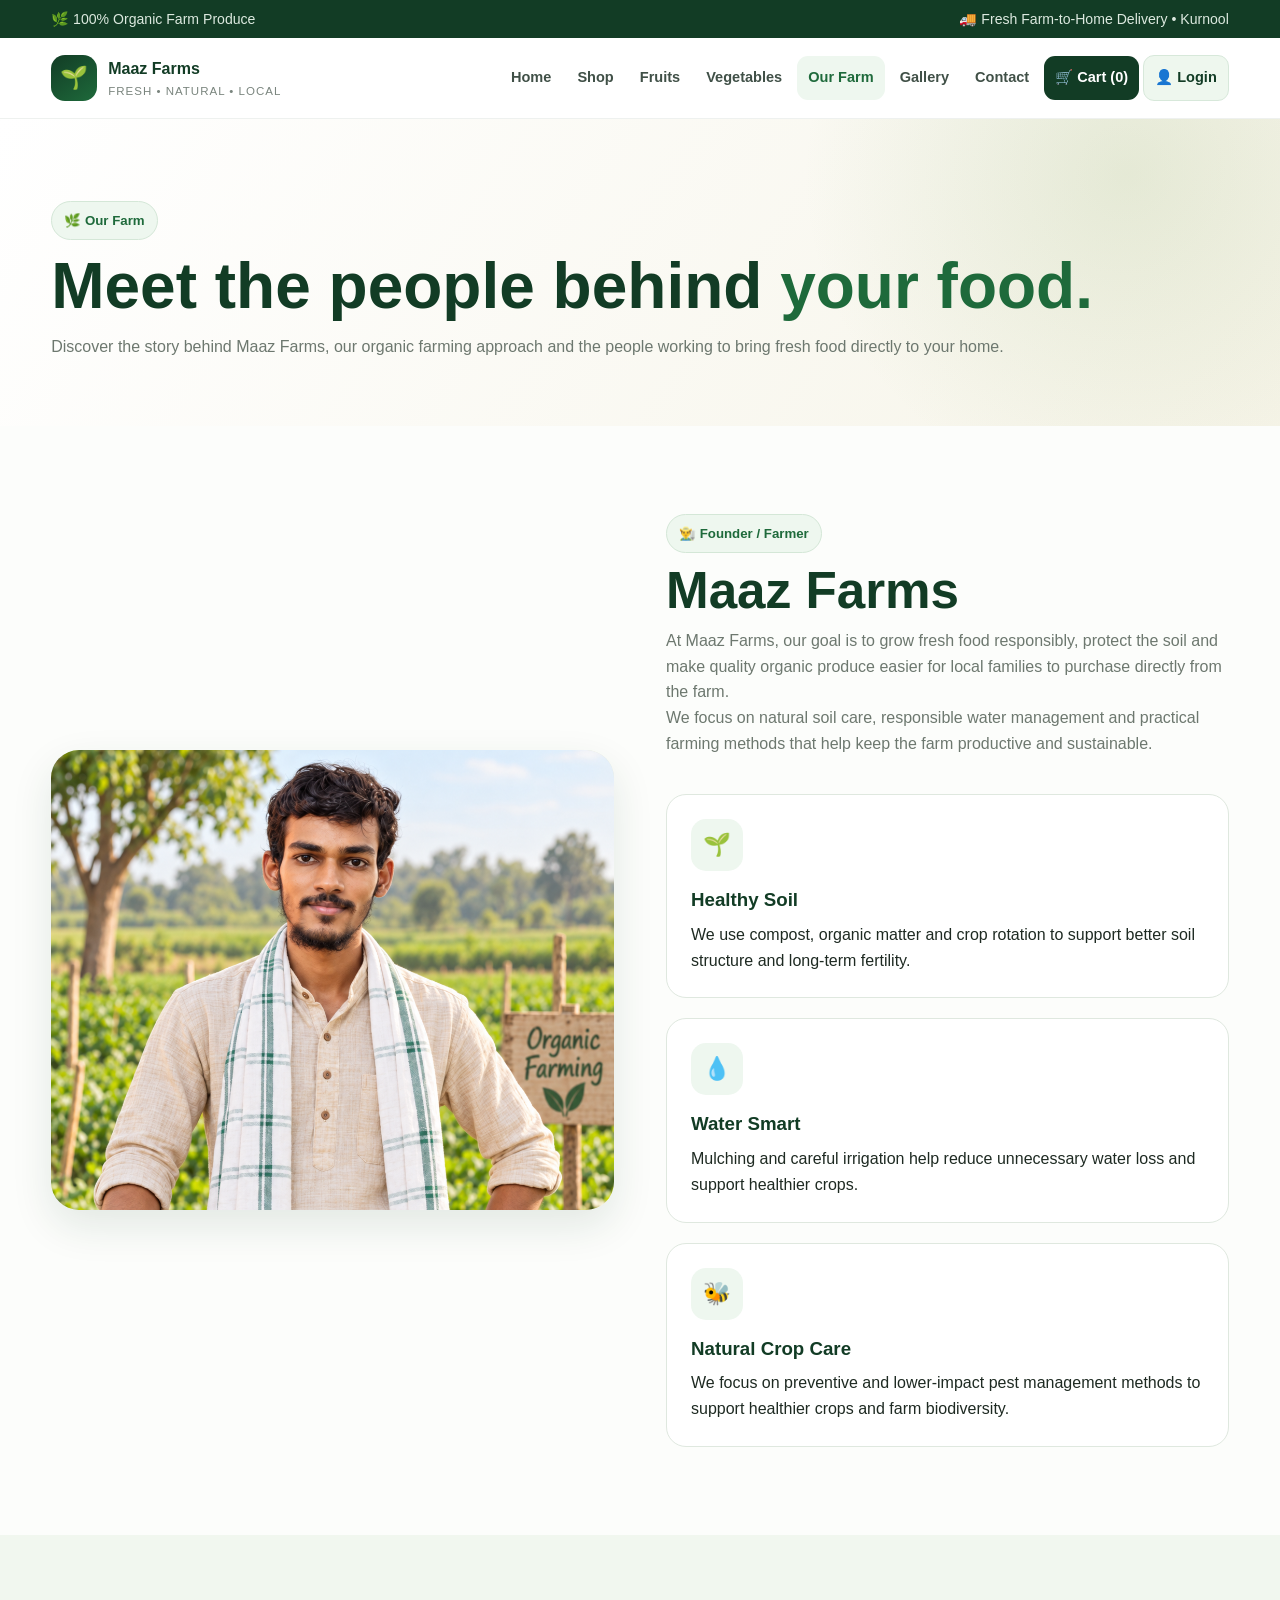
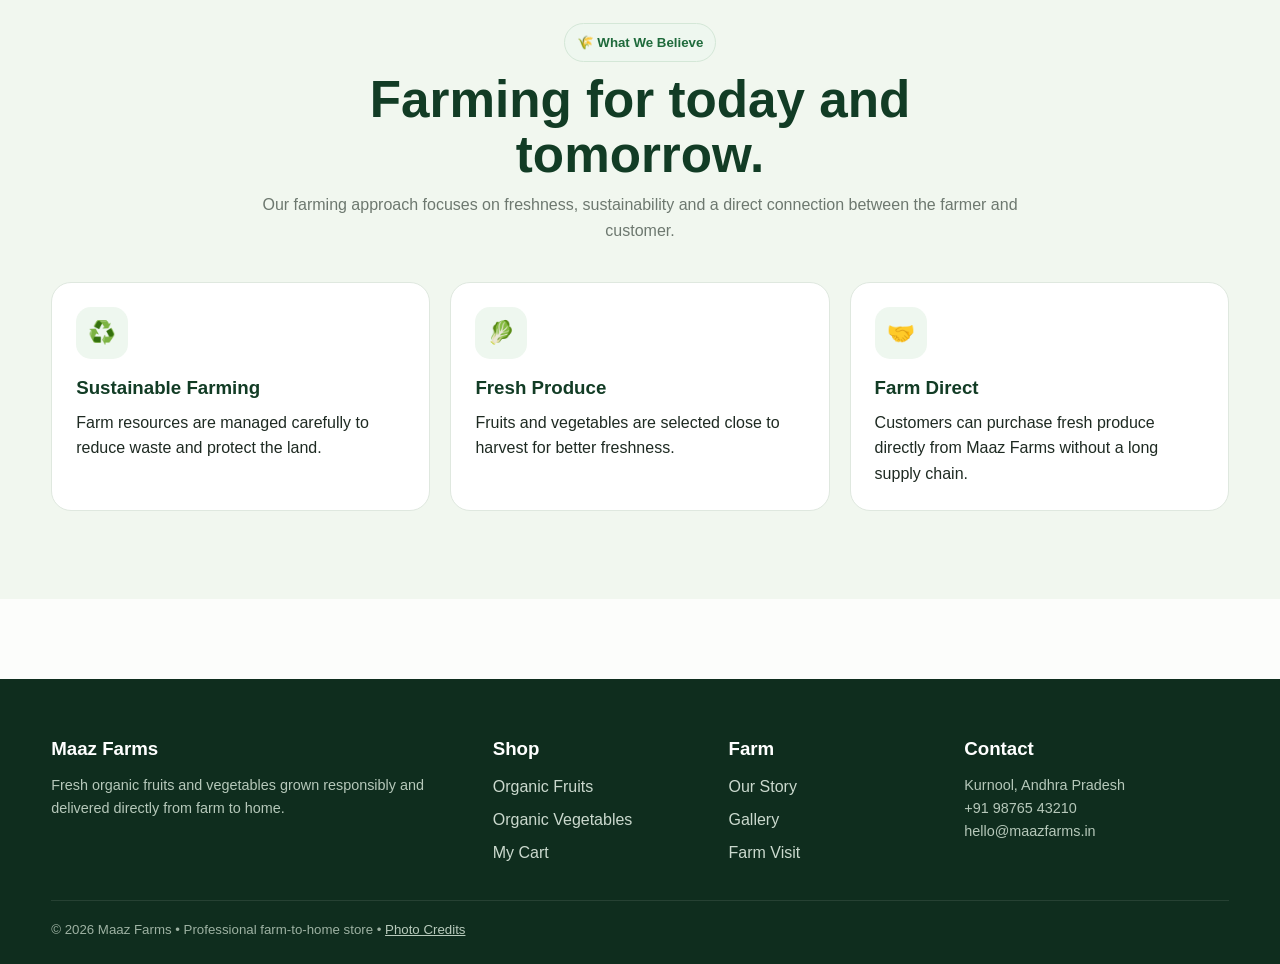
<file: farm.html>
<!doctype html>
<html lang="en">

<head>

  <meta charset="utf-8">

  <meta
    name="viewport"
    content="width=device-width, initial-scale=1"
  >

  <meta
    name="description"
    content="Learn about Maaz Farms, our organic farming methods, healthy soil practices and sustainable farm-to-home approach."
  >

  <title>Our Farm | Maaz Farms</title>

  <link
    rel="stylesheet"
    href="assets/css/style.css"
  >

</head>


<body>


  <!-- ================= TOP BAR ================= -->

  <div class="top">

    <div class="container">

      <span>
        🌿 100% Organic Farm Produce
      </span>

      <span>
        🚚 Fresh Farm-to-Home Delivery • Kurnool
      </span>

    </div>

  </div>



  <!-- ================= HEADER ================= -->

  <header class="head">

    <div class="container nav">


      <!-- BRAND -->

      <a
        class="brand"
        href="index.html"
      >

        <span class="logo">
          🌱
        </span>

        <span>

          <strong>
            Maaz Farms
          </strong>

          <small>
            Fresh • Natural • Local
          </small>

        </span>

      </a>



      <!-- MOBILE MENU -->

      <button
        class="menu"
        type="button"
        aria-label="Open navigation menu"
        aria-expanded="false"
      >
        ☰
      </button>



      <!-- NAVIGATION -->

      <nav
        class="links"
        aria-label="Main navigation"
      >

        <a href="index.html">
          Home
        </a>

        <a href="shop.html">
          Shop
        </a>

        <a href="fruits.html">
          Fruits
        </a>

        <a href="vegetables.html">
          Vegetables
        </a>

        <a
          href="farm.html"
          class="active"
        >
          Our Farm
        </a>

        <a href="gallery.html">
          Gallery
        </a>

        <a href="contact.html">
          Contact
        </a>

        <a
          href="cart.html"
          class="cart"
        >
          🛒 Cart
          (<span data-cart-count>0</span>)
        </a>

        <a
          href="login.html"
          class="account-link"
          data-account-link
        >
          👤 Login
        </a>

      </nav>

    </div>

  </header>



  <!-- ================= MAIN ================= -->

  <main>


    <!-- FARM HERO -->

    <section class="page">

      <div class="container">

        <span class="badge">
          🌿 Our Farm
        </span>

        <h1>
          Meet the people behind
          <span>your food.</span>
        </h1>

        <p>
          Discover the story behind Maaz Farms,
          our organic farming approach and the people
          working to bring fresh food directly to your home.
        </p>

      </div>

    </section>



    <!-- ================= FARMER SECTION ================= -->

    <section class="section">

      <div class="container two">


        <!-- FARMER PHOTO -->

        <div class="photo">

          <img
            src="assets/photos/farmer.png"
            alt="Maaz Farms founder and farmer"
            loading="lazy"
            onerror="this.onerror=null; this.src='assets/photos/owner-photo.svg';"
          >

        </div>



        <!-- FARM STORY -->

        <div>


          <div class="sh">

            <span class="badge">
              👨‍🌾 Founder / Farmer
            </span>

            <h2>
              Maaz Farms
            </h2>

            <p>
              At Maaz Farms, our goal is to grow fresh food
              responsibly, protect the soil and make quality
              organic produce easier for local families to
              purchase directly from the farm.
            </p>

            <p>
              We focus on natural soil care, responsible water
              management and practical farming methods that help
              keep the farm productive and sustainable.
            </p>

          </div>



          <!-- FARM FEATURES -->

          <div
            class="cards"
            style="grid-template-columns:1fr;"
          >


            <!-- HEALTHY SOIL -->

            <div class="card">

              <i>
                🌱
              </i>

              <h3>
                Healthy Soil
              </h3>

              <p>
                We use compost, organic matter and crop rotation
                to support better soil structure and long-term
                fertility.
              </p>

            </div>



            <!-- WATER -->

            <div class="card">

              <i>
                💧
              </i>

              <h3>
                Water Smart
              </h3>

              <p>
                Mulching and careful irrigation help reduce
                unnecessary water loss and support healthier crops.
              </p>

            </div>



            <!-- NATURAL CROP CARE -->

            <div class="card">

              <i>
                🐝
              </i>

              <h3>
                Natural Crop Care
              </h3>

              <p>
                We focus on preventive and lower-impact pest
                management methods to support healthier crops
                and farm biodiversity.
              </p>

            </div>


          </div>

        </div>

      </div>

    </section>



    <!-- ================= FARM VALUES ================= -->

    <section class="section soft">

      <div class="container">


        <div class="sh center">

          <span class="badge">
            🌾 What We Believe
          </span>

          <h2>
            Farming for today and tomorrow.
          </h2>

          <p>
            Our farming approach focuses on freshness,
            sustainability and a direct connection between
            the farmer and customer.
          </p>

        </div>



        <div class="cards">


          <div class="card">

            <i>
              ♻️
            </i>

            <h3>
              Sustainable Farming
            </h3>

            <p>
              Farm resources are managed carefully to reduce
              waste and protect the land.
            </p>

          </div>



          <div class="card">

            <i>
              🥬
            </i>

            <h3>
              Fresh Produce
            </h3>

            <p>
              Fruits and vegetables are selected close to
              harvest for better freshness.
            </p>

          </div>



          <div class="card">

            <i>
              🤝
            </i>

            <h3>
              Farm Direct
            </h3>

            <p>
              Customers can purchase fresh produce directly
              from Maaz Farms without a long supply chain.
            </p>

          </div>


        </div>

      </div>

    </section>


  </main>



  <!-- ================= FOOTER ================= -->

  <footer class="footer">

    <div class="container">


      <div class="footgrid">


        <!-- MAAZ FARMS -->

        <div>

          <h3>
            Maaz Farms
          </h3>

          <p>
            Fresh organic fruits and vegetables grown
            responsibly and delivered directly from
            farm to home.
          </p>

        </div>



        <!-- SHOP -->

        <div>

          <h3>
            Shop
          </h3>

          <a href="fruits.html">
            Organic Fruits
          </a>

          <a href="vegetables.html">
            Organic Vegetables
          </a>

          <a href="cart.html">
            My Cart
          </a>

        </div>



        <!-- FARM -->

        <div>

          <h3>
            Farm
          </h3>

          <a href="farm.html">
            Our Story
          </a>

          <a href="gallery.html">
            Gallery
          </a>

          <a href="contact.html">
            Farm Visit
          </a>

        </div>



        <!-- CONTACT -->

        <div>

          <h3>
            Contact
          </h3>

          <p>
            Kurnool, Andhra Pradesh
          </p>

          <p>
            +91 98765 43210
          </p>

          <p>
            hello@maazfarms.in
          </p>

        </div>


      </div>



      <!-- COPYRIGHT -->

      <div class="bottom">

        © 2026 Maaz Farms
        • Professional farm-to-home store
        •

        <a
          class="photo-credit-link"
          href="credits.html"
        >
          Photo Credits
        </a>

      </div>


    </div>

  </footer>



  <!-- ================= JAVASCRIPT ================= -->

  <script src="assets/js/products.js"></script>

  <script src="assets/js/main.js"></script>


</body>

</html>
</file>
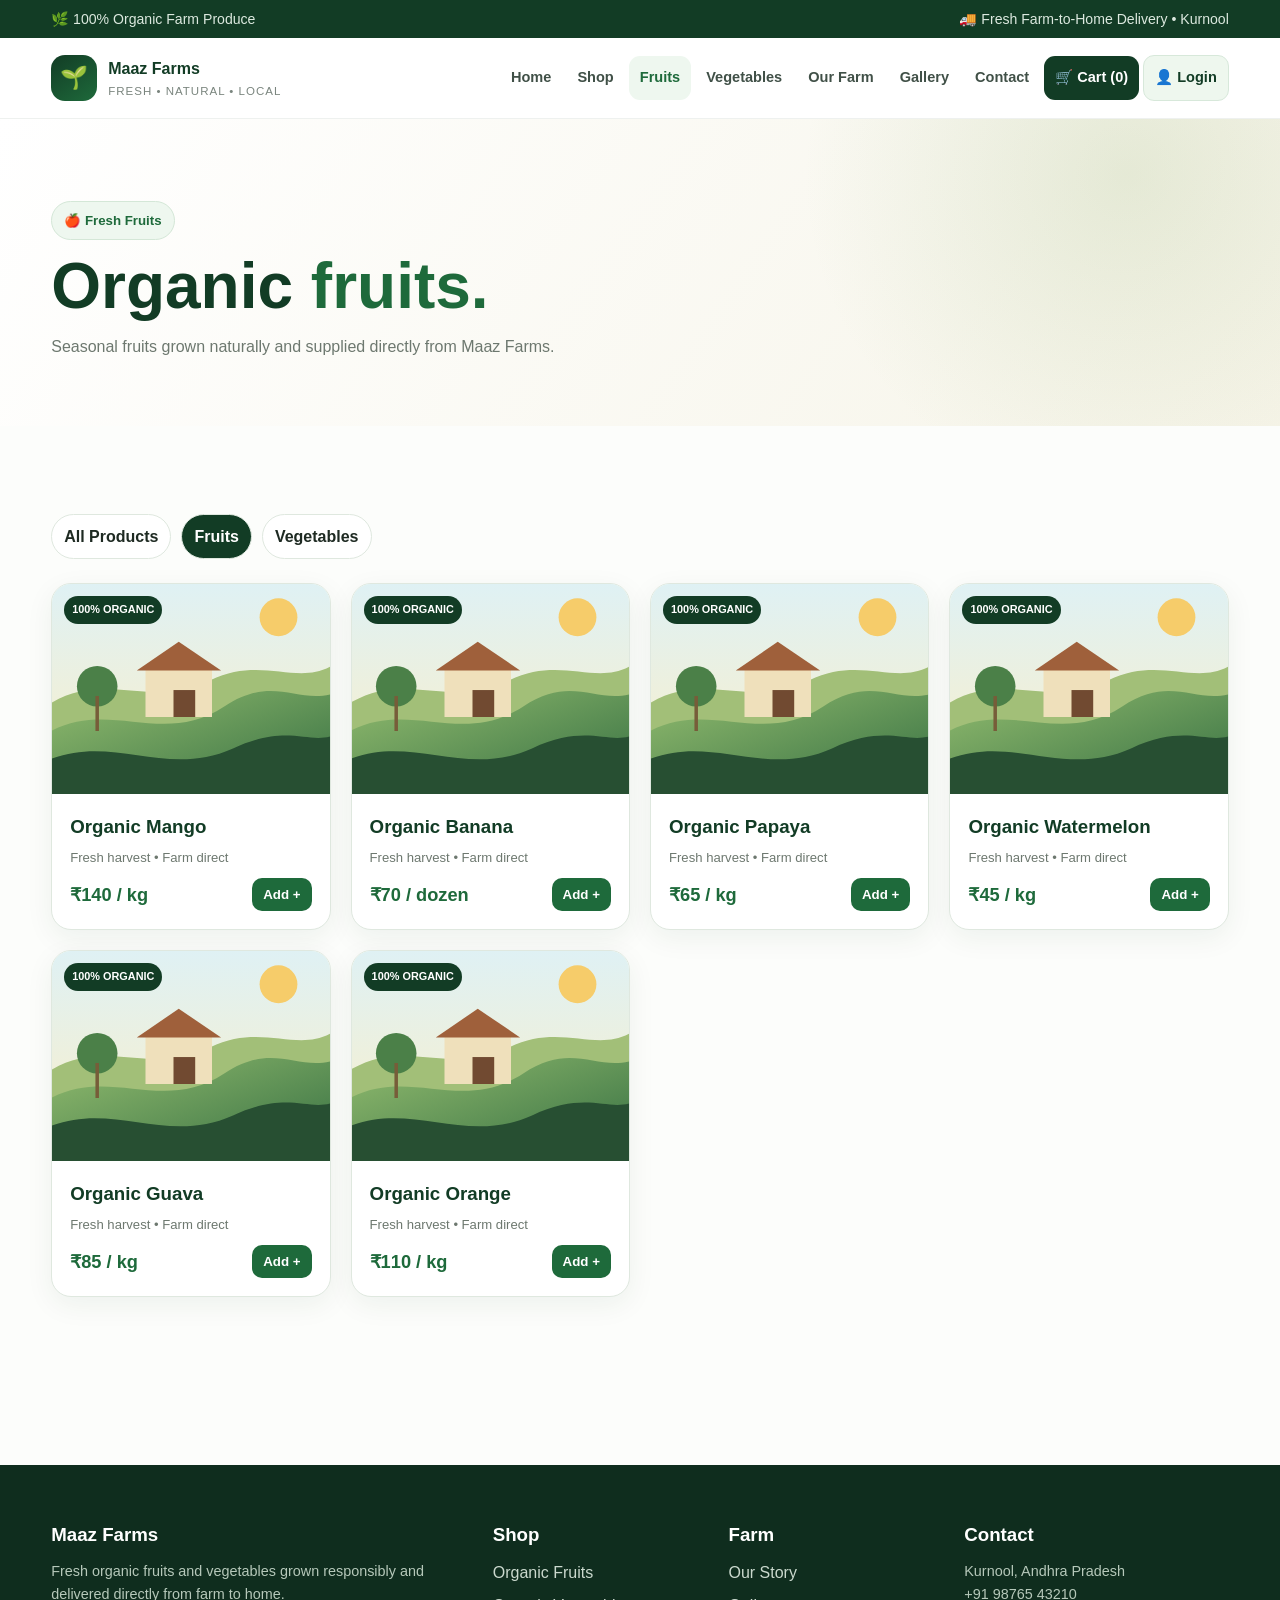
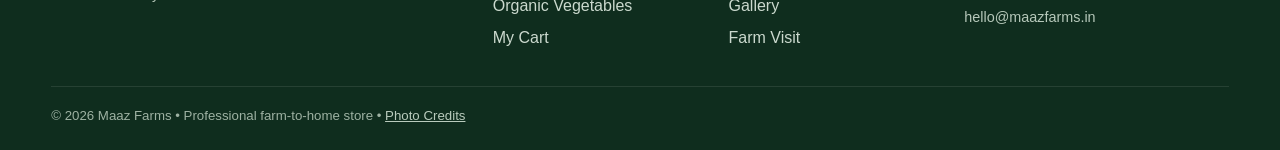
<file: fruits.html>
<!doctype html>
<html lang="en">

<head>
  <meta charset="utf-8">

  <meta
    name="viewport"
    content="width=device-width, initial-scale=1"
  >

  <meta
    name="description"
    content="Buy fresh organic fruits directly from Maaz Farms in Kurnool."
  >

  <title>Fruits | Maaz Farms</title>

  <link
    rel="stylesheet"
    href="assets/css/style.css"
  >
</head>

<body>


  <!-- ================= TOP BAR ================= -->

  <div class="top">

    <div class="container">

      <span>
        🌿 100% Organic Farm Produce
      </span>

      <span>
        🚚 Fresh Farm-to-Home Delivery • Kurnool
      </span>

    </div>

  </div>



  <!-- ================= HEADER ================= -->

  <header class="head">

    <div class="container nav">


      <!-- BRAND -->

      <a
        class="brand"
        href="index.html"
      >

        <span class="logo">
          🌱
        </span>

        <span>

          <strong>
            Maaz Farms
          </strong>

          <small>
            Fresh • Natural • Local
          </small>

        </span>

      </a>



      <!-- MOBILE MENU -->

      <button
        class="menu"
        type="button"
        aria-label="Open navigation menu"
        aria-expanded="false"
      >
        ☰
      </button>



      <!-- NAVIGATION -->

      <nav
        class="links"
        aria-label="Main navigation"
      >

        <a href="index.html">
          Home
        </a>

        <a href="shop.html">
          Shop
        </a>

        <a
          href="fruits.html"
          class="active"
        >
          Fruits
        </a>

        <a href="vegetables.html">
          Vegetables
        </a>

        <a href="farm.html">
          Our Farm
        </a>

        <a href="gallery.html">
          Gallery
        </a>

        <a href="contact.html">
          Contact
        </a>

        <a
          href="cart.html"
          class="cart"
        >
          🛒 Cart
          (<span data-cart-count>0</span>)
        </a>

        <a
          href="login.html"
          class="account-link"
          data-account-link
        >
          👤 Login
        </a>

      </nav>

    </div>

  </header>



  <!-- ================= MAIN ================= -->

  <main>


    <!-- FRUIT PAGE HERO -->

    <section class="page">

      <div class="container">

        <span class="badge">
          🍎 Fresh Fruits
        </span>

        <h1>
          Organic
          <span>fruits.</span>
        </h1>

        <p>
          Seasonal fruits grown naturally and supplied
          directly from Maaz Farms.
        </p>

      </div>

    </section>



    <!-- ================= FRUIT PRODUCTS ================= -->

    <section class="section">

      <div class="container">


        <!-- FILTER -->

        <div class="filter">

          <a href="shop.html">
            All Products
          </a>

          <a
            href="fruits.html"
            class="active"
          >
            Fruits
          </a>

          <a href="vegetables.html">
            Vegetables
          </a>

        </div>



        <!-- PRODUCT GRID -->

        <div class="grid">


          <!-- ================= MANGO ================= -->

          <article class="product">

            <div class="pi">

              <img
                src="https://upload.wikimedia.org/wikipedia/commons/6/64/Mango_fruit.jpg"
                alt="Fresh organic mango"
                loading="lazy"
                onerror="this.onerror=null; this.src='assets/photos/hero.svg';"
              >

              <span class="organic">
                100% ORGANIC
              </span>

            </div>


            <div class="pb">

              <h3>
                Organic Mango
              </h3>

              <div class="meta">
                Fresh harvest • Farm direct
              </div>


              <div class="price">

                <b>
                  ₹140 / kg
                </b>

                <button
                  class="add"
                  type="button"
                  data-add="mango"
                >
                  Add +
                </button>

              </div>

            </div>

          </article>



          <!-- ================= BANANA ================= -->

          <article class="product">

            <div class="pi">

              <img
                src="https://upload.wikimedia.org/wikipedia/commons/5/56/Bunch_of_bananas.JPG"
                alt="Fresh organic bananas"
                loading="lazy"
                onerror="this.onerror=null; this.src='assets/photos/hero.svg';"
              >

              <span class="organic">
                100% ORGANIC
              </span>

            </div>


            <div class="pb">

              <h3>
                Organic Banana
              </h3>

              <div class="meta">
                Fresh harvest • Farm direct
              </div>


              <div class="price">

                <b>
                  ₹70 / dozen
                </b>

                <button
                  class="add"
                  type="button"
                  data-add="banana"
                >
                  Add +
                </button>

              </div>

            </div>

          </article>



          <!-- ================= PAPAYA ================= -->

          <article class="product">

            <div class="pi">

              <img
                src="https://upload.wikimedia.org/wikipedia/commons/9/99/Papaya_fruit.jpg"
                alt="Fresh organic papaya"
                loading="lazy"
                onerror="this.onerror=null; this.src='assets/photos/hero.svg';"
              >

              <span class="organic">
                100% ORGANIC
              </span>

            </div>


            <div class="pb">

              <h3>
                Organic Papaya
              </h3>

              <div class="meta">
                Fresh harvest • Farm direct
              </div>


              <div class="price">

                <b>
                  ₹65 / kg
                </b>

                <button
                  class="add"
                  type="button"
                  data-add="papaya"
                >
                  Add +
                </button>

              </div>

            </div>

          </article>



          <!-- ================= WATERMELON ================= -->

          <article class="product">

            <div class="pi">

              <img
                src="https://upload.wikimedia.org/wikipedia/commons/d/d8/Watermelon_fruit_image.jpg"
                alt="Fresh organic watermelon"
                loading="lazy"
                onerror="this.onerror=null; this.src='assets/photos/hero.svg';"
              >

              <span class="organic">
                100% ORGANIC
              </span>

            </div>


            <div class="pb">

              <h3>
                Organic Watermelon
              </h3>

              <div class="meta">
                Fresh harvest • Farm direct
              </div>


              <div class="price">

                <b>
                  ₹45 / kg
                </b>

                <button
                  class="add"
                  type="button"
                  data-add="watermelon"
                >
                  Add +
                </button>

              </div>

            </div>

          </article>



          <!-- ================= GUAVA ================= -->

          <article class="product">

            <div class="pi">

              <img
                src="https://upload.wikimedia.org/wikipedia/commons/f/fc/Guavafruit.jpg"
                alt="Fresh organic guava"
                loading="lazy"
                onerror="this.onerror=null; this.src='assets/photos/hero.svg';"
              >

              <span class="organic">
                100% ORGANIC
              </span>

            </div>


            <div class="pb">

              <h3>
                Organic Guava
              </h3>

              <div class="meta">
                Fresh harvest • Farm direct
              </div>


              <div class="price">

                <b>
                  ₹85 / kg
                </b>

                <button
                  class="add"
                  type="button"
                  data-add="guava"
                >
                  Add +
                </button>

              </div>

            </div>

          </article>



          <!-- ================= ORANGE ================= -->

          <article class="product">

            <div class="pi">

              <img
                src="https://upload.wikimedia.org/wikipedia/commons/9/9d/Orange-fruit.jpg"
                alt="Fresh organic oranges"
                loading="lazy"
                onerror="this.onerror=null; this.src='assets/photos/hero.svg';"
              >

              <span class="organic">
                100% ORGANIC
              </span>

            </div>


            <div class="pb">

              <h3>
                Organic Orange
              </h3>

              <div class="meta">
                Fresh harvest • Farm direct
              </div>


              <div class="price">

                <b>
                  ₹110 / kg
                </b>

                <button
                  class="add"
                  type="button"
                  data-add="orange"
                >
                  Add +
                </button>

              </div>

            </div>

          </article>


        </div>

      </div>

    </section>


  </main>



  <!-- ================= FOOTER ================= -->

  <footer class="footer">

    <div class="container">


      <div class="footgrid">


        <!-- MAAZ FARMS -->

        <div>

          <h3>
            Maaz Farms
          </h3>

          <p>
            Fresh organic fruits and vegetables grown
            responsibly and delivered directly from
            farm to home.
          </p>

        </div>



        <!-- SHOP -->

        <div>

          <h3>
            Shop
          </h3>

          <a href="fruits.html">
            Organic Fruits
          </a>

          <a href="vegetables.html">
            Organic Vegetables
          </a>

          <a href="cart.html">
            My Cart
          </a>

        </div>



        <!-- FARM -->

        <div>

          <h3>
            Farm
          </h3>

          <a href="farm.html">
            Our Story
          </a>

          <a href="gallery.html">
            Gallery
          </a>

          <a href="contact.html">
            Farm Visit
          </a>

        </div>



        <!-- CONTACT -->

        <div>

          <h3>
            Contact
          </h3>

          <p>
            Kurnool, Andhra Pradesh
          </p>

          <p>
            +91 98765 43210
          </p>

          <p>
            hello@maazfarms.in
          </p>

        </div>


      </div>



      <!-- COPYRIGHT -->

      <div class="bottom">

        © 2026 Maaz Farms
        • Professional farm-to-home store
        •

        <a
          class="photo-credit-link"
          href="credits.html"
        >
          Photo Credits
        </a>

      </div>


    </div>

  </footer>



  <!-- ================= JAVASCRIPT ================= -->

  <script src="assets/js/products.js"></script>

  <script src="assets/js/main.js"></script>


</body>

</html>
</file>
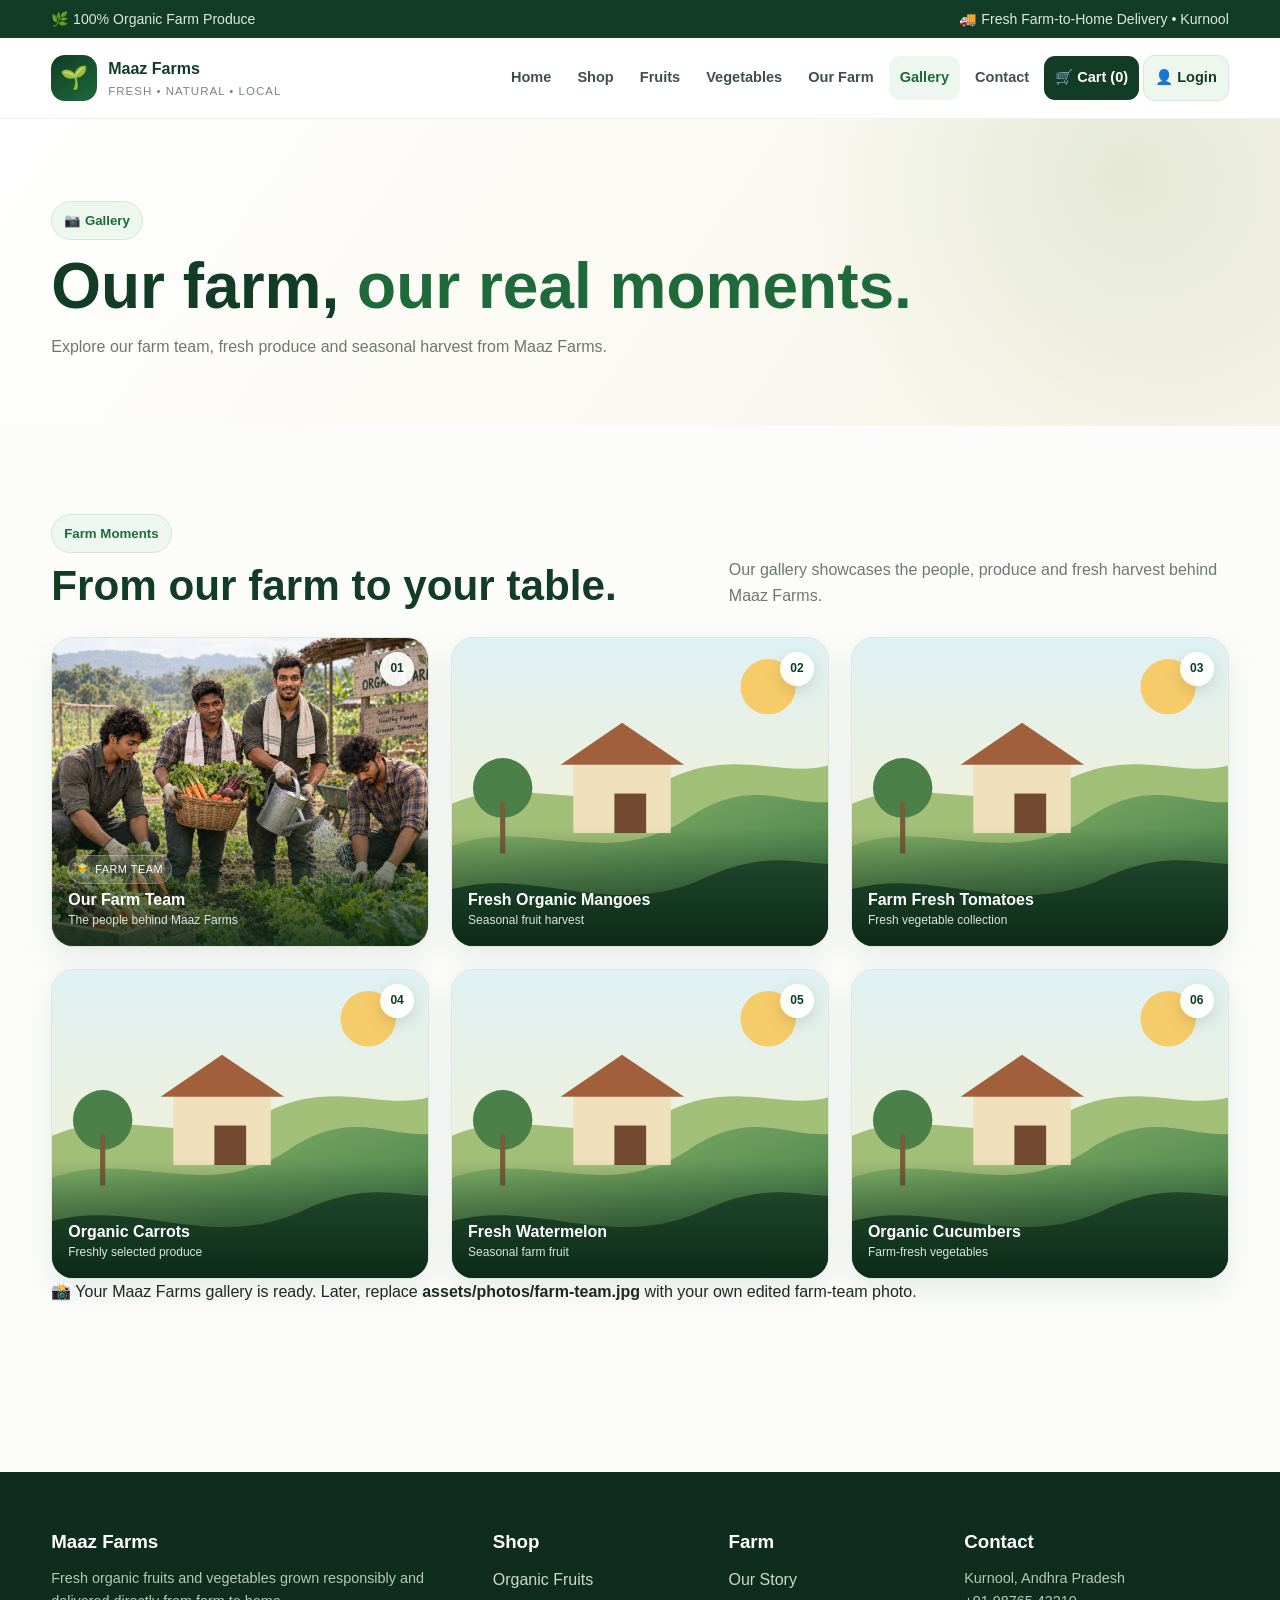
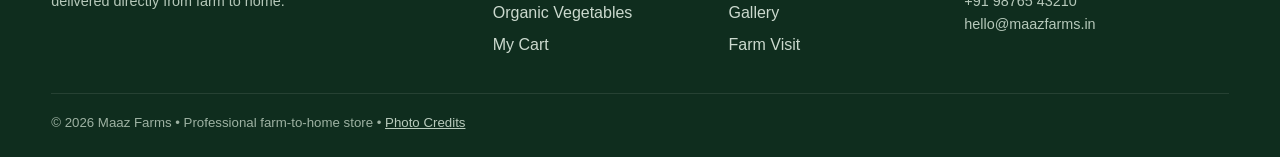
<file: gallery.html>
<!doctype html>
<html lang="en">

<head>
  <meta charset="utf-8">

  <meta
    name="viewport"
    content="width=device-width, initial-scale=1"
  >

  <meta
    name="description"
    content="Explore the Maaz Farms gallery featuring our farm team, fresh fruits, vegetables and organic farm produce."
  >

  <title>Gallery | Maaz Farms</title>

  <link
    rel="stylesheet"
    href="assets/css/style.css"
  >
</head>


<body>


  <!-- ================= TOP BAR ================= -->

  <div class="top">

    <div class="container">

      <span>
        🌿 100% Organic Farm Produce
      </span>

      <span>
        🚚 Fresh Farm-to-Home Delivery • Kurnool
      </span>

    </div>

  </div>



  <!-- ================= HEADER ================= -->

  <header class="head">

    <div class="container nav">


      <!-- BRAND -->

      <a
        class="brand"
        href="index.html"
      >

        <span class="logo">
          🌱
        </span>

        <span>

          <strong>
            Maaz Farms
          </strong>

          <small>
            Fresh • Natural • Local
          </small>

        </span>

      </a>



      <!-- MOBILE MENU -->

      <button
        class="menu"
        type="button"
        aria-label="Open navigation menu"
        aria-expanded="false"
      >
        ☰
      </button>



      <!-- NAVIGATION -->

      <nav
        class="links"
        aria-label="Main navigation"
      >

        <a href="index.html">
          Home
        </a>

        <a href="shop.html">
          Shop
        </a>

        <a href="fruits.html">
          Fruits
        </a>

        <a href="vegetables.html">
          Vegetables
        </a>

        <a href="farm.html">
          Our Farm
        </a>

        <a
          href="gallery.html"
          class="active"
        >
          Gallery
        </a>

        <a href="contact.html">
          Contact
        </a>

        <a
          href="cart.html"
          class="cart"
        >
          🛒 Cart
          (<span data-cart-count>0</span>)
        </a>

        <a
          href="login.html"
          class="account-link"
          data-account-link
        >
          👤 Login
        </a>

      </nav>

    </div>

  </header>



  <!-- ================= MAIN ================= -->

  <main>


    <!-- PAGE HERO -->

    <section class="page">

      <div class="container">

        <span class="badge">
          📷 Gallery
        </span>

        <h1>
          Our farm,
          <span>our real moments.</span>
        </h1>

        <p>
          Explore our farm team, fresh produce and seasonal
          harvest from Maaz Farms.
        </p>

      </div>

    </section>



    <!-- ================= GALLERY ================= -->

    <section class="section">

      <div class="container">


        <!-- GALLERY TITLE -->

        <div class="gallery-head-row">

          <div>

            <span class="badge">
              Farm Moments
            </span>

            <h2>
              From our farm to your table.
            </h2>

          </div>

          <p>
            Our gallery showcases the people, produce and
            fresh harvest behind Maaz Farms.
          </p>

        </div>



        <!-- ================= PHOTO GRID ================= -->

        <div class="gallery gallery-clean">


          <!-- 01 FARM TEAM -->

          <div class="gitem gallery-card team-slot">

            <img
              src="assets/photos/team.png"
              alt="Maaz Farms team"
              loading="lazy"
              onerror="
                this.onerror=null;
                this.src='https://upload.wikimedia.org/wikipedia/commons/5/5f/Indian_farmers.jpg';
              "
            >

            <div class="gallery-order">
              01
            </div>


            <div class="cap">

              <span class="team-badge">
                👨‍🌾 FARM TEAM
              </span>

              <strong>
                Our Farm Team
              </strong>

              <small>
                The people behind Maaz Farms
              </small>

            </div>

          </div>



          <!-- 02 MANGO -->

          <div class="gitem gallery-card">

            <img
              src="https://upload.wikimedia.org/wikipedia/commons/6/64/Mango_fruit.jpg"
              alt="Fresh organic mangoes"
              loading="lazy"
              onerror="
                this.onerror=null;
                this.src='assets/photos/hero.svg';
              "
            >

            <div class="gallery-order">
              02
            </div>


            <div class="cap">

              <strong>
                Fresh Organic Mangoes
              </strong>

              <small>
                Seasonal fruit harvest
              </small>

            </div>

          </div>



          <!-- 03 TOMATO -->

          <div class="gitem gallery-card">

            <img
              src="https://upload.wikimedia.org/wikipedia/commons/5/5e/Tomato_vegetable.jpg"
              alt="Farm fresh tomatoes"
              loading="lazy"
              onerror="
                this.onerror=null;
                this.src='assets/photos/hero.svg';
              "
            >

            <div class="gallery-order">
              03
            </div>


            <div class="cap">

              <strong>
                Farm Fresh Tomatoes
              </strong>

              <small>
                Fresh vegetable collection
              </small>

            </div>

          </div>



          <!-- 04 CARROT -->

          <div class="gitem gallery-card">

            <img
              src="https://upload.wikimedia.org/wikipedia/commons/4/4a/CARROT.jpg"
              alt="Organic carrots"
              loading="lazy"
              onerror="
                this.onerror=null;
                this.src='assets/photos/hero.svg';
              "
            >

            <div class="gallery-order">
              04
            </div>


            <div class="cap">

              <strong>
                Organic Carrots
              </strong>

              <small>
                Freshly selected produce
              </small>

            </div>

          </div>



          <!-- 05 WATERMELON -->

          <div class="gitem gallery-card">

            <img
              src="https://upload.wikimedia.org/wikipedia/commons/d/d8/Watermelon_fruit_image.jpg"
              alt="Fresh organic watermelon"
              loading="lazy"
              onerror="
                this.onerror=null;
                this.src='assets/photos/hero.svg';
              "
            >

            <div class="gallery-order">
              05
            </div>


            <div class="cap">

              <strong>
                Fresh Watermelon
              </strong>

              <small>
                Seasonal farm fruit
              </small>

            </div>

          </div>



          <!-- 06 CUCUMBER -->

          <div class="gitem gallery-card">

            <img
              src="https://upload.wikimedia.org/wikipedia/commons/1/10/Cucumber_fruit_2025.jpg"
              alt="Fresh organic cucumbers"
              loading="lazy"
              onerror="
                this.onerror=null;
                this.src='assets/photos/hero.svg';
              "
            >

            <div class="gallery-order">
              06
            </div>


            <div class="cap">

              <strong>
                Organic Cucumbers
              </strong>

              <small>
                Farm-fresh vegetables
              </small>

            </div>

          </div>


        </div>



        <!-- PHOTO NOTE -->

        <div class="note">

          📸 Your Maaz Farms gallery is ready.
          Later, replace

          <b>
            assets/photos/farm-team.jpg
          </b>

          with your own edited farm-team photo.

        </div>


      </div>

    </section>


  </main>



  <!-- ================= FOOTER ================= -->

  <footer class="footer">

    <div class="container">


      <div class="footgrid">


        <!-- FARM -->

        <div>

          <h3>
            Maaz Farms
          </h3>

          <p>
            Fresh organic fruits and vegetables grown
            responsibly and delivered directly from farm to home.
          </p>

        </div>



        <!-- SHOP -->

        <div>

          <h3>
            Shop
          </h3>

          <a href="fruits.html">
            Organic Fruits
          </a>

          <a href="vegetables.html">
            Organic Vegetables
          </a>

          <a href="cart.html">
            My Cart
          </a>

        </div>



        <!-- FARM -->

        <div>

          <h3>
            Farm
          </h3>

          <a href="farm.html">
            Our Story
          </a>

          <a href="gallery.html">
            Gallery
          </a>

          <a href="contact.html">
            Farm Visit
          </a>

        </div>



        <!-- CONTACT -->

        <div>

          <h3>
            Contact
          </h3>

          <p>
            Kurnool, Andhra Pradesh
          </p>

          <p>
            +91 98765 43210
          </p>

          <p>
            hello@maazfarms.in
          </p>

        </div>


      </div>



      <!-- COPYRIGHT -->

      <div class="bottom">

        © 2026 Maaz Farms
        • Professional farm-to-home store
        •

        <a
          class="photo-credit-link"
          href="credits.html"
        >
          Photo Credits
        </a>

      </div>


    </div>

  </footer>



  <!-- ================= JAVASCRIPT ================= -->

  <script src="assets/js/products.js"></script>

  <script src="assets/js/main.js"></script>


</body>

</html>
</file>
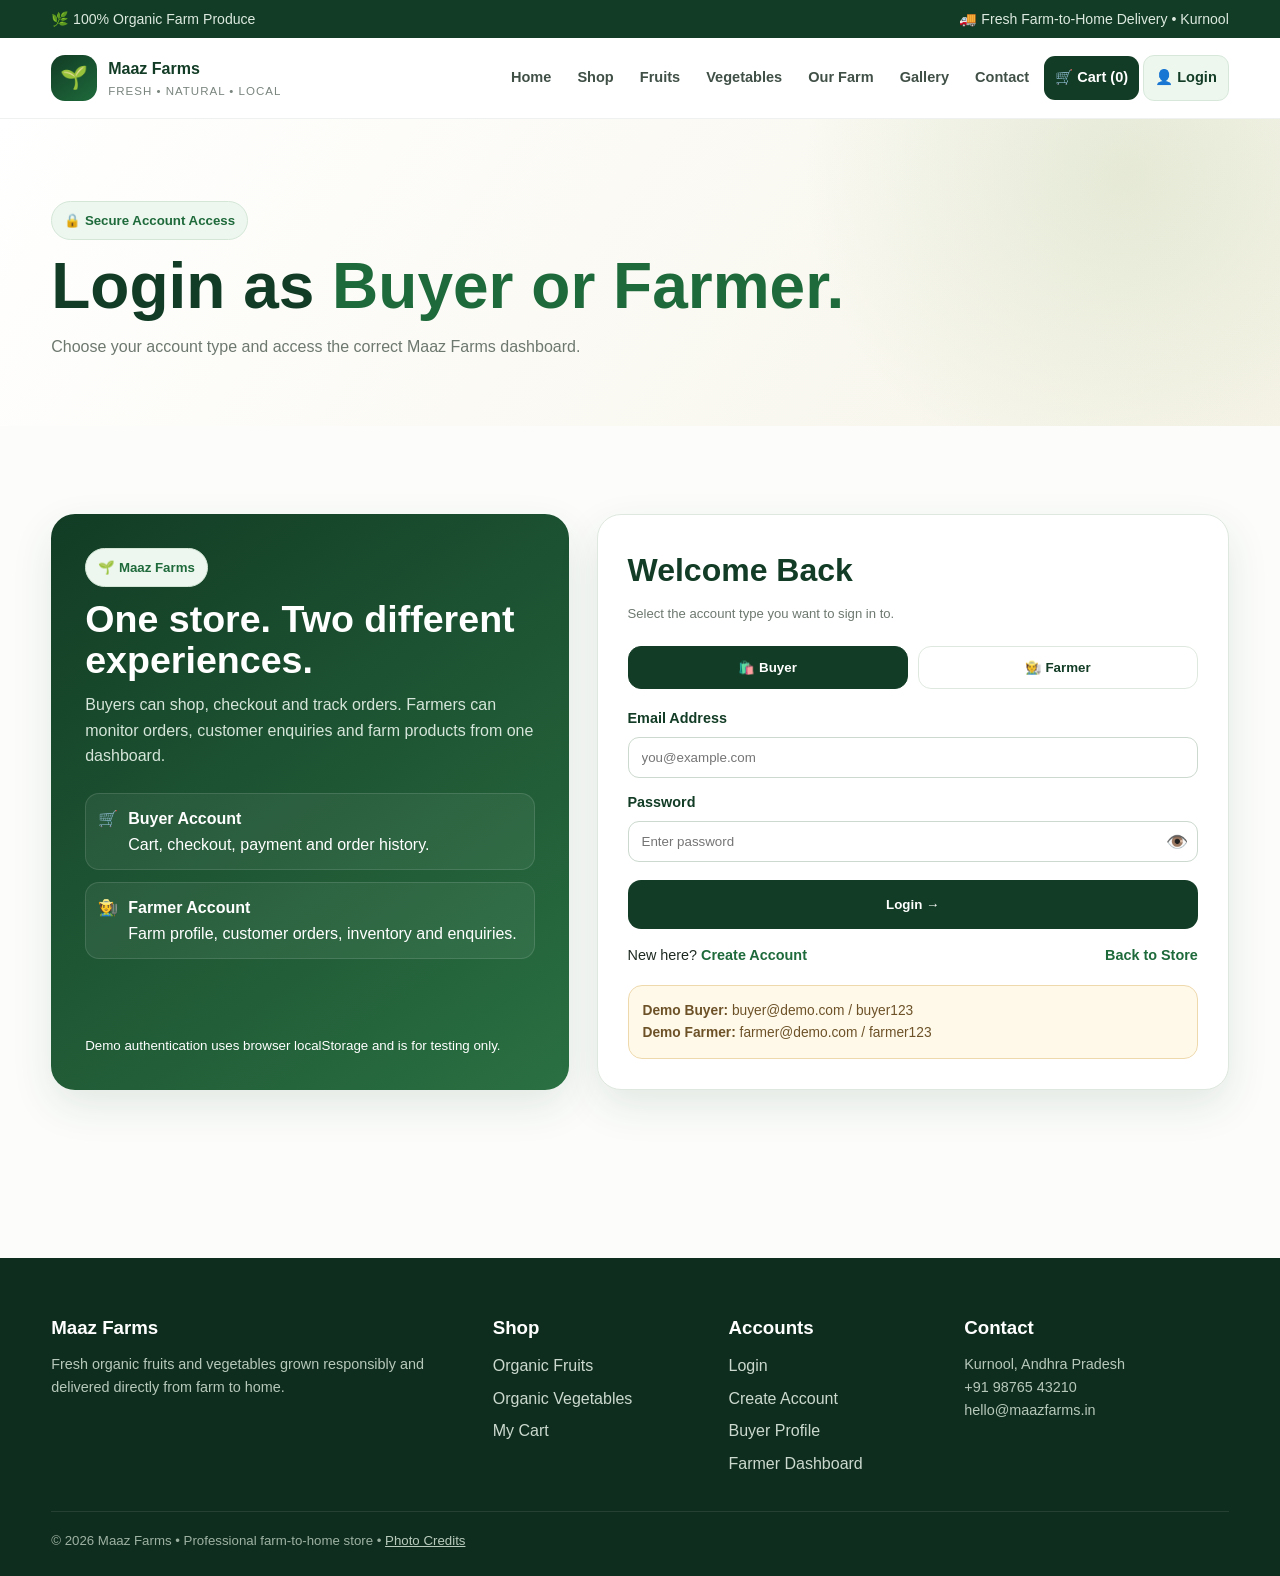
<file: login.html>
<!doctype html>
<html lang="en">

<head>
  <meta charset="utf-8">

  <meta
    name="viewport"
    content="width=device-width, initial-scale=1"
  >

  <meta
    name="description"
    content="Login to Maaz Farms as a buyer or farmer."
  >

  <title>Login | Maaz Farms</title>

  <link
    rel="stylesheet"
    href="assets/css/style.css"
  >
</head>

<body>


  <!-- ================= TOP BAR ================= -->

  <div class="top">

    <div class="container">

      <span>
        🌿 100% Organic Farm Produce
      </span>

      <span>
        🚚 Fresh Farm-to-Home Delivery • Kurnool
      </span>

    </div>

  </div>



  <!-- ================= HEADER ================= -->

  <header class="head">

    <div class="container nav">


      <!-- BRAND -->

      <a
        class="brand"
        href="index.html"
      >

        <span class="logo">
          🌱
        </span>

        <span>

          <strong>
            Maaz Farms
          </strong>

          <small>
            Fresh • Natural • Local
          </small>

        </span>

      </a>



      <!-- MOBILE MENU -->

      <button
        class="menu"
        type="button"
        aria-label="Open navigation menu"
        aria-expanded="false"
      >
        ☰
      </button>



      <!-- NAVIGATION -->

      <nav
        class="links"
        aria-label="Main navigation"
      >

        <a href="index.html">
          Home
        </a>

        <a href="shop.html">
          Shop
        </a>

        <a href="fruits.html">
          Fruits
        </a>

        <a href="vegetables.html">
          Vegetables
        </a>

        <a href="farm.html">
          Our Farm
        </a>

        <a href="gallery.html">
          Gallery
        </a>

        <a href="contact.html">
          Contact
        </a>

        <a
          href="cart.html"
          class="cart"
        >
          🛒 Cart
          (<span data-cart-count>0</span>)
        </a>

        <a
          href="login.html"
          class="account-link active"
          data-account-link
        >
          👤 Login
        </a>

      </nav>

    </div>

  </header>



  <!-- ================= MAIN ================= -->

  <main>


    <!-- LOGIN HERO -->

    <section class="page">

      <div class="container">

        <span class="badge">
          🔒 Secure Account Access
        </span>

        <h1>
          Login as
          <span>Buyer or Farmer.</span>
        </h1>

        <p>
          Choose your account type and access the correct
          Maaz Farms dashboard.
        </p>

      </div>

    </section>



    <!-- ================= LOGIN AREA ================= -->

    <section class="section">

      <div class="container auth-shell">


        <!-- LEFT INFORMATION PANEL -->

        <aside class="auth-side">

          <div>

            <span class="badge">
              🌱 Maaz Farms
            </span>

            <h2>
              One store.
              Two different experiences.
            </h2>

            <p>
              Buyers can shop, checkout and track orders.
              Farmers can monitor orders, customer enquiries
              and farm products from one dashboard.
            </p>



            <!-- ACCOUNT FEATURES -->

            <div class="auth-points">


              <!-- BUYER -->

              <div class="auth-point">

                🛒

                <span>

                  <b>
                    Buyer Account
                  </b>

                  <br>

                  Cart, checkout, payment
                  and order history.

                </span>

              </div>



              <!-- FARMER -->

              <div class="auth-point">

                🧑‍🌾

                <span>

                  <b>
                    Farmer Account
                  </b>

                  <br>

                  Farm profile, customer orders,
                  inventory and enquiries.

                </span>

              </div>


            </div>

          </div>


          <small>
            Demo authentication uses browser localStorage
            and is for testing only.
          </small>

        </aside>



        <!-- ================= LOGIN FORM ================= -->

        <form
          class="auth-card"
          id="loginForm"
        >


          <h1>
            Welcome Back
          </h1>


          <div class="meta">

            Select the account type you want
            to sign in to.

          </div>



          <!-- ROLE SELECTOR -->

          <div class="role-tabs">


            <button
              type="button"
              class="role-tab active"
              data-role-tab="buyer"
            >
              🛍️ Buyer
            </button>


            <button
              type="button"
              class="role-tab"
              data-role-tab="farmer"
            >
              🧑‍🌾 Farmer
            </button>


          </div>



          <!-- EMAIL -->

          <div class="field">

            <label for="loginEmail">
              Email Address
            </label>

            <input
              id="loginEmail"
              name="email"
              type="email"
              autocomplete="email"
              placeholder="you@example.com"
              required
            >

          </div>



          <!-- PASSWORD -->

          <div
            class="field"
            style="margin-top:13px;"
          >

            <label for="loginPassword">
              Password
            </label>


            <div
              style="
                position:relative;
              "
            >

              <input
                id="loginPassword"
                name="password"
                type="password"
                autocomplete="current-password"
                placeholder="Enter password"
                required
                style="
                  width:100%;
                  padding-right:52px;
                "
              >


              <button
                type="button"
                id="togglePassword"
                aria-label="Show or hide password"
                style="
                  position:absolute;
                  right:10px;
                  top:50%;
                  transform:translateY(-50%);
                  border:0;
                  background:transparent;
                  cursor:pointer;
                  font-size:18px;
                "
              >
                👁️
              </button>

            </div>

          </div>



          <!-- LOGIN ERROR -->

          <div
            id="loginError"
            class="success"
            style="
              background:#fff0f0;
              color:#a33b3b;
            "
          >
          </div>



          <!-- LOGIN BUTTON -->

          <button
            class="btn primary"
            style="
              width:100%;
              margin-top:18px;
            "
            type="submit"
          >
            Login →
          </button>



          <!-- LINKS -->

          <div class="inline-links">

            <span>
              New here?

              <a href="signup.html">
                Create Account
              </a>

            </span>


            <a href="index.html">
              Back to Store
            </a>

          </div>



          <!-- DEMO ACCOUNTS -->

          <div class="demo-box">

            <b>
              Demo Buyer:
            </b>

            buyer@demo.com / buyer123

            <br>

            <b>
              Demo Farmer:
            </b>

            farmer@demo.com / farmer123

          </div>


        </form>


      </div>

    </section>


  </main>



  <!-- ================= FOOTER ================= -->

  <footer class="footer">

    <div class="container">


      <div class="footgrid">


        <!-- FARM -->

        <div>

          <h3>
            Maaz Farms
          </h3>

          <p>
            Fresh organic fruits and vegetables
            grown responsibly and delivered
            directly from farm to home.
          </p>

        </div>



        <!-- SHOP -->

        <div>

          <h3>
            Shop
          </h3>

          <a href="fruits.html">
            Organic Fruits
          </a>

          <a href="vegetables.html">
            Organic Vegetables
          </a>

          <a href="cart.html">
            My Cart
          </a>

        </div>



        <!-- ACCOUNTS -->

        <div>

          <h3>
            Accounts
          </h3>

          <a href="login.html">
            Login
          </a>

          <a href="signup.html">
            Create Account
          </a>

          <a href="buyer-profile.html">
            Buyer Profile
          </a>

          <a href="farmer-dashboard.html">
            Farmer Dashboard
          </a>

        </div>



        <!-- CONTACT -->

        <div>

          <h3>
            Contact
          </h3>

          <p>
            Kurnool, Andhra Pradesh
          </p>

          <p>
            +91 98765 43210
          </p>

          <p>
            hello@maazfarms.in
          </p>

        </div>


      </div>



      <!-- COPYRIGHT -->

      <div class="bottom">

        © 2026 Maaz Farms
        • Professional farm-to-home store
        •

        <a
          class="photo-credit-link"
          href="credits.html"
        >
          Photo Credits
        </a>

      </div>


    </div>

  </footer>



  <!-- ================= JAVASCRIPT ================= -->

  <script src="assets/js/products.js"></script>

  <script src="assets/js/main.js"></script>


  <!-- SHOW / HIDE PASSWORD -->

  <script>

    const togglePassword =
      document.getElementById("togglePassword");

    const loginPassword =
      document.getElementById("loginPassword");


    if (togglePassword && loginPassword) {

      togglePassword.addEventListener(
        "click",
        function () {

          if (
            loginPassword.type === "password"
          ) {

            loginPassword.type = "text";

            togglePassword.textContent =
              "🙈";

          }

          else {

            loginPassword.type =
              "password";

            togglePassword.textContent =
              "👁️";

          }

        }
      );

    }

  </script>


</body>

</html>
</file>
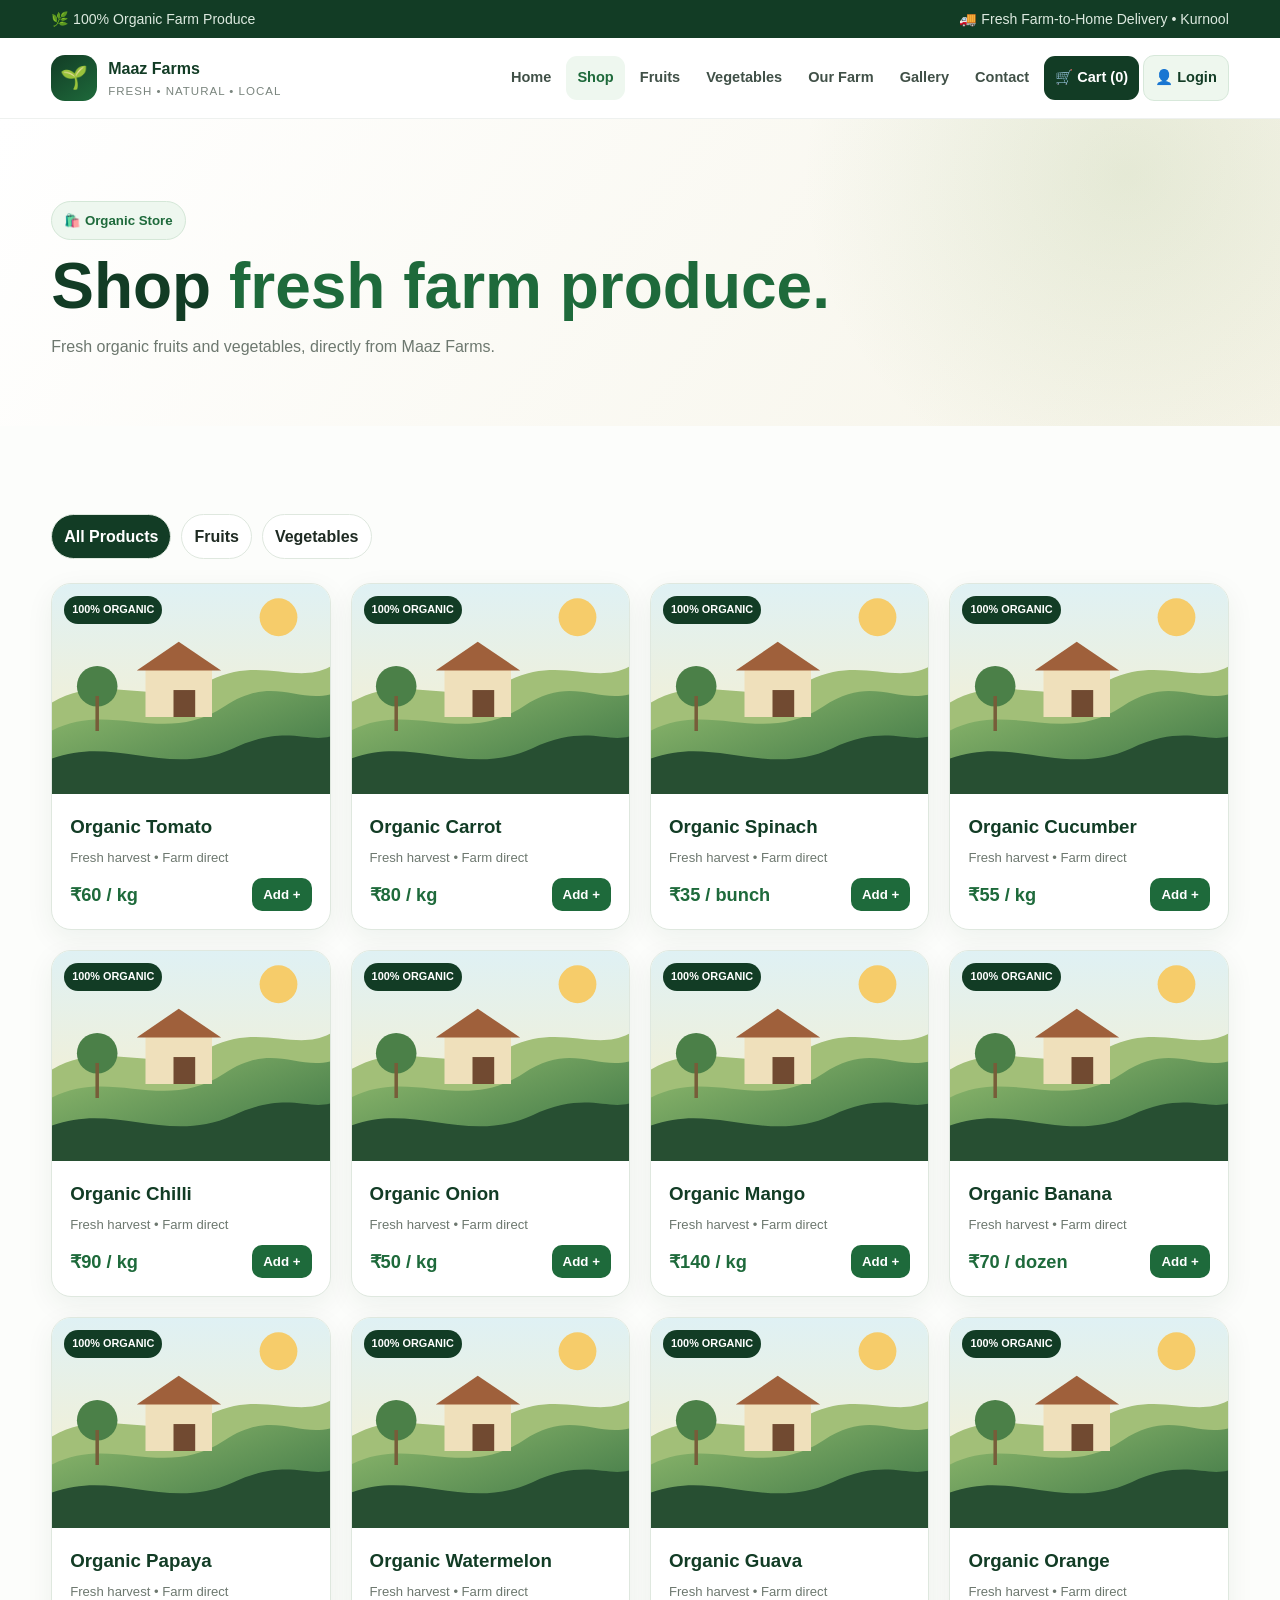
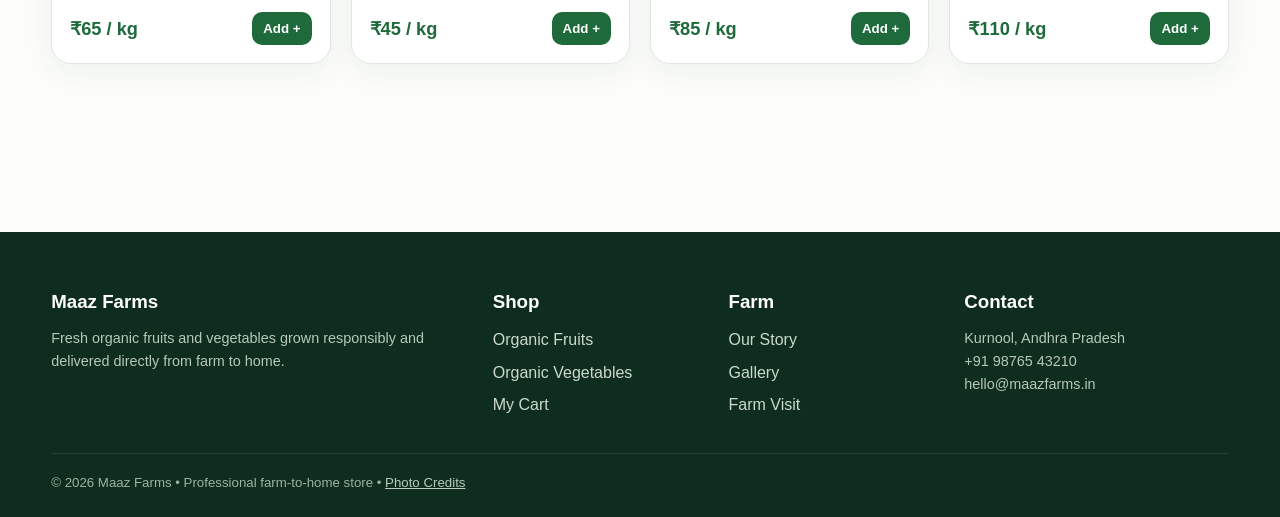
<file: shop.html>
<!doctype html>
<html lang="en">

<head>
  <meta charset="utf-8">

  <meta
    name="viewport"
    content="width=device-width, initial-scale=1"
  >

  <meta
    name="description"
    content="Shop fresh organic fruits and vegetables directly from Maaz Farms."
  >

  <title>Shop | Maaz Farms</title>

  <link
    rel="stylesheet"
    href="assets/css/style.css"
  >
</head>

<body>


  <!-- ================= TOP BAR ================= -->

  <div class="top">

    <div class="container">

      <span>
        🌿 100% Organic Farm Produce
      </span>

      <span>
        🚚 Fresh Farm-to-Home Delivery • Kurnool
      </span>

    </div>

  </div>



  <!-- ================= HEADER ================= -->

  <header class="head">

    <div class="container nav">


      <!-- BRAND -->

      <a
        class="brand"
        href="index.html"
      >

        <span class="logo">
          🌱
        </span>

        <span>

          <strong>
            Maaz Farms
          </strong>

          <small>
            Fresh • Natural • Local
          </small>

        </span>

      </a>



      <!-- MOBILE MENU -->

      <button
        class="menu"
        type="button"
        aria-label="Open navigation menu"
        aria-expanded="false"
      >
        ☰
      </button>



      <!-- NAVIGATION -->

      <nav
        class="links"
        aria-label="Main navigation"
      >

        <a href="index.html">
          Home
        </a>

        <a
          href="shop.html"
          class="active"
        >
          Shop
        </a>

        <a href="fruits.html">
          Fruits
        </a>

        <a href="vegetables.html">
          Vegetables
        </a>

        <a href="farm.html">
          Our Farm
        </a>

        <a href="gallery.html">
          Gallery
        </a>

        <a href="contact.html">
          Contact
        </a>

        <a
          href="cart.html"
          class="cart"
        >
          🛒 Cart
          (<span data-cart-count>0</span>)
        </a>

        <a
          href="login.html"
          class="account-link"
          data-account-link
        >
          👤 Login
        </a>

      </nav>

    </div>

  </header>



  <!-- ================= MAIN ================= -->

  <main>


    <!-- SHOP HERO -->

    <section class="page">

      <div class="container">

        <span class="badge">
          🛍️ Organic Store
        </span>

        <h1>
          Shop
          <span>fresh farm produce.</span>
        </h1>

        <p>
          Fresh organic fruits and vegetables,
          directly from Maaz Farms.
        </p>

      </div>

    </section>



    <!-- ================= PRODUCTS ================= -->

    <section class="section">

      <div class="container">


        <!-- FILTER -->

        <div class="filter">

          <a
            href="shop.html"
            class="active"
          >
            All Products
          </a>

          <a href="fruits.html">
            Fruits
          </a>

          <a href="vegetables.html">
            Vegetables
          </a>

        </div>



        <!-- PRODUCT GRID -->

        <div class="grid">


          <!-- ================= TOMATO ================= -->

          <article class="product">

            <div class="pi">

              <img
                src="https://upload.wikimedia.org/wikipedia/commons/5/5e/Tomato_vegetable.jpg"
                alt="Fresh organic tomato"
                loading="lazy"
                onerror="this.onerror=null; this.src='assets/photos/hero.svg';"
              >

              <span class="organic">
                100% ORGANIC
              </span>

            </div>


            <div class="pb">

              <h3>
                Organic Tomato
              </h3>

              <div class="meta">
                Fresh harvest • Farm direct
              </div>


              <div class="price">

                <b>
                  ₹60 / kg
                </b>

                <button
                  class="add"
                  type="button"
                  data-add="tomato"
                >
                  Add +
                </button>

              </div>

            </div>

          </article>



          <!-- ================= CARROT ================= -->

          <article class="product">

            <div class="pi">

              <img
                src="https://upload.wikimedia.org/wikipedia/commons/4/4a/CARROT.jpg"
                alt="Fresh organic carrot"
                loading="lazy"
                onerror="this.onerror=null; this.src='assets/photos/hero.svg';"
              >

              <span class="organic">
                100% ORGANIC
              </span>

            </div>


            <div class="pb">

              <h3>
                Organic Carrot
              </h3>

              <div class="meta">
                Fresh harvest • Farm direct
              </div>


              <div class="price">

                <b>
                  ₹80 / kg
                </b>

                <button
                  class="add"
                  type="button"
                  data-add="carrot"
                >
                  Add +
                </button>

              </div>

            </div>

          </article>



          <!-- ================= SPINACH ================= -->

          <article class="product">

            <div class="pi">

              <img
                src="https://upload.wikimedia.org/wikipedia/commons/f/fe/Spinach_leaves.jpg"
                alt="Fresh organic spinach"
                loading="lazy"
                onerror="this.onerror=null; this.src='assets/photos/hero.svg';"
              >

              <span class="organic">
                100% ORGANIC
              </span>

            </div>


            <div class="pb">

              <h3>
                Organic Spinach
              </h3>

              <div class="meta">
                Fresh harvest • Farm direct
              </div>


              <div class="price">

                <b>
                  ₹35 / bunch
                </b>

                <button
                  class="add"
                  type="button"
                  data-add="spinach"
                >
                  Add +
                </button>

              </div>

            </div>

          </article>



          <!-- ================= CUCUMBER ================= -->

          <article class="product">

            <div class="pi">

              <img
                src="https://upload.wikimedia.org/wikipedia/commons/1/10/Cucumber_fruit_2025.jpg"
                alt="Fresh organic cucumber"
                loading="lazy"
                onerror="this.onerror=null; this.src='assets/photos/hero.svg';"
              >

              <span class="organic">
                100% ORGANIC
              </span>

            </div>


            <div class="pb">

              <h3>
                Organic Cucumber
              </h3>

              <div class="meta">
                Fresh harvest • Farm direct
              </div>


              <div class="price">

                <b>
                  ₹55 / kg
                </b>

                <button
                  class="add"
                  type="button"
                  data-add="cucumber"
                >
                  Add +
                </button>

              </div>

            </div>

          </article>



          <!-- ================= CHILLI ================= -->

          <article class="product">

            <div class="pi">

              <img
                src="https://upload.wikimedia.org/wikipedia/commons/0/0d/Image_of_chilli_pepper.jpg"
                alt="Fresh organic chilli"
                loading="lazy"
                onerror="this.onerror=null; this.src='assets/photos/hero.svg';"
              >

              <span class="organic">
                100% ORGANIC
              </span>

            </div>


            <div class="pb">

              <h3>
                Organic Chilli
              </h3>

              <div class="meta">
                Fresh harvest • Farm direct
              </div>


              <div class="price">

                <b>
                  ₹90 / kg
                </b>

                <button
                  class="add"
                  type="button"
                  data-add="chilli"
                >
                  Add +
                </button>

              </div>

            </div>

          </article>



          <!-- ================= ONION ================= -->

          <article class="product">

            <div class="pi">

              <img
                src="https://upload.wikimedia.org/wikipedia/commons/e/e9/Onion_1.jpg"
                alt="Fresh organic onion"
                loading="lazy"
                onerror="this.onerror=null; this.src='assets/photos/hero.svg';"
              >

              <span class="organic">
                100% ORGANIC
              </span>

            </div>


            <div class="pb">

              <h3>
                Organic Onion
              </h3>

              <div class="meta">
                Fresh harvest • Farm direct
              </div>


              <div class="price">

                <b>
                  ₹50 / kg
                </b>

                <button
                  class="add"
                  type="button"
                  data-add="onion"
                >
                  Add +
                </button>

              </div>

            </div>

          </article>



          <!-- ================= MANGO ================= -->

          <article class="product">

            <div class="pi">

              <img
                src="https://upload.wikimedia.org/wikipedia/commons/6/64/Mango_fruit.jpg"
                alt="Fresh organic mango"
                loading="lazy"
                onerror="this.onerror=null; this.src='assets/photos/hero.svg';"
              >

              <span class="organic">
                100% ORGANIC
              </span>

            </div>


            <div class="pb">

              <h3>
                Organic Mango
              </h3>

              <div class="meta">
                Fresh harvest • Farm direct
              </div>


              <div class="price">

                <b>
                  ₹140 / kg
                </b>

                <button
                  class="add"
                  type="button"
                  data-add="mango"
                >
                  Add +
                </button>

              </div>

            </div>

          </article>



          <!-- ================= BANANA ================= -->

          <article class="product">

            <div class="pi">

              <img
                src="https://upload.wikimedia.org/wikipedia/commons/5/56/Bunch_of_bananas.JPG"
                alt="Fresh organic banana"
                loading="lazy"
                onerror="this.onerror=null; this.src='assets/photos/hero.svg';"
              >

              <span class="organic">
                100% ORGANIC
              </span>

            </div>


            <div class="pb">

              <h3>
                Organic Banana
              </h3>

              <div class="meta">
                Fresh harvest • Farm direct
              </div>


              <div class="price">

                <b>
                  ₹70 / dozen
                </b>

                <button
                  class="add"
                  type="button"
                  data-add="banana"
                >
                  Add +
                </button>

              </div>

            </div>

          </article>



          <!-- ================= PAPAYA ================= -->

          <article class="product">

            <div class="pi">

              <img
                src="https://upload.wikimedia.org/wikipedia/commons/9/99/Papaya_fruit.jpg"
                alt="Fresh organic papaya"
                loading="lazy"
                onerror="this.onerror=null; this.src='assets/photos/hero.svg';"
              >

              <span class="organic">
                100% ORGANIC
              </span>

            </div>


            <div class="pb">

              <h3>
                Organic Papaya
              </h3>

              <div class="meta">
                Fresh harvest • Farm direct
              </div>


              <div class="price">

                <b>
                  ₹65 / kg
                </b>

                <button
                  class="add"
                  type="button"
                  data-add="papaya"
                >
                  Add +
                </button>

              </div>

            </div>

          </article>



          <!-- ================= WATERMELON ================= -->

          <article class="product">

            <div class="pi">

              <img
                src="https://upload.wikimedia.org/wikipedia/commons/d/d8/Watermelon_fruit_image.jpg"
                alt="Fresh organic watermelon"
                loading="lazy"
                onerror="this.onerror=null; this.src='assets/photos/hero.svg';"
              >

              <span class="organic">
                100% ORGANIC
              </span>

            </div>


            <div class="pb">

              <h3>
                Organic Watermelon
              </h3>

              <div class="meta">
                Fresh harvest • Farm direct
              </div>


              <div class="price">

                <b>
                  ₹45 / kg
                </b>

                <button
                  class="add"
                  type="button"
                  data-add="watermelon"
                >
                  Add +
                </button>

              </div>

            </div>

          </article>



          <!-- ================= GUAVA ================= -->

          <article class="product">

            <div class="pi">

              <img
                src="https://upload.wikimedia.org/wikipedia/commons/f/fc/Guavafruit.jpg"
                alt="Fresh organic guava"
                loading="lazy"
                onerror="this.onerror=null; this.src='assets/photos/hero.svg';"
              >

              <span class="organic">
                100% ORGANIC
              </span>

            </div>


            <div class="pb">

              <h3>
                Organic Guava
              </h3>

              <div class="meta">
                Fresh harvest • Farm direct
              </div>


              <div class="price">

                <b>
                  ₹85 / kg
                </b>

                <button
                  class="add"
                  type="button"
                  data-add="guava"
                >
                  Add +
                </button>

              </div>

            </div>

          </article>



          <!-- ================= ORANGE ================= -->

          <article class="product">

            <div class="pi">

              <img
                src="https://upload.wikimedia.org/wikipedia/commons/9/9d/Orange-fruit.jpg"
                alt="Fresh organic orange"
                loading="lazy"
                onerror="this.onerror=null; this.src='assets/photos/hero.svg';"
              >

              <span class="organic">
                100% ORGANIC
              </span>

            </div>


            <div class="pb">

              <h3>
                Organic Orange
              </h3>

              <div class="meta">
                Fresh harvest • Farm direct
              </div>


              <div class="price">

                <b>
                  ₹110 / kg
                </b>

                <button
                  class="add"
                  type="button"
                  data-add="orange"
                >
                  Add +
                </button>

              </div>

            </div>

          </article>


        </div>

      </div>

    </section>


  </main>



  <!-- ================= FOOTER ================= -->

  <footer class="footer">

    <div class="container">


      <div class="footgrid">


        <div>

          <h3>
            Maaz Farms
          </h3>

          <p>
            Fresh organic fruits and vegetables
            grown responsibly and delivered
            directly from farm to home.
          </p>

        </div>



        <div>

          <h3>
            Shop
          </h3>

          <a href="fruits.html">
            Organic Fruits
          </a>

          <a href="vegetables.html">
            Organic Vegetables
          </a>

          <a href="cart.html">
            My Cart
          </a>

        </div>



        <div>

          <h3>
            Farm
          </h3>

          <a href="farm.html">
            Our Story
          </a>

          <a href="gallery.html">
            Gallery
          </a>

          <a href="contact.html">
            Farm Visit
          </a>

        </div>



        <div>

          <h3>
            Contact
          </h3>

          <p>
            Kurnool, Andhra Pradesh
          </p>

          <p>
            +91 98765 43210
          </p>

          <p>
            hello@maazfarms.in
          </p>

        </div>


      </div>



      <div class="bottom">

        © 2026 Maaz Farms
        • Professional farm-to-home store
        •

        <a
          class="photo-credit-link"
          href="credits.html"
        >
          Photo Credits
        </a>

      </div>


    </div>

  </footer>



  <!-- ================= JAVASCRIPT ================= -->

  <script src="assets/js/products.js"></script>

  <script src="assets/js/main.js"></script>


</body>

</html>
</file>
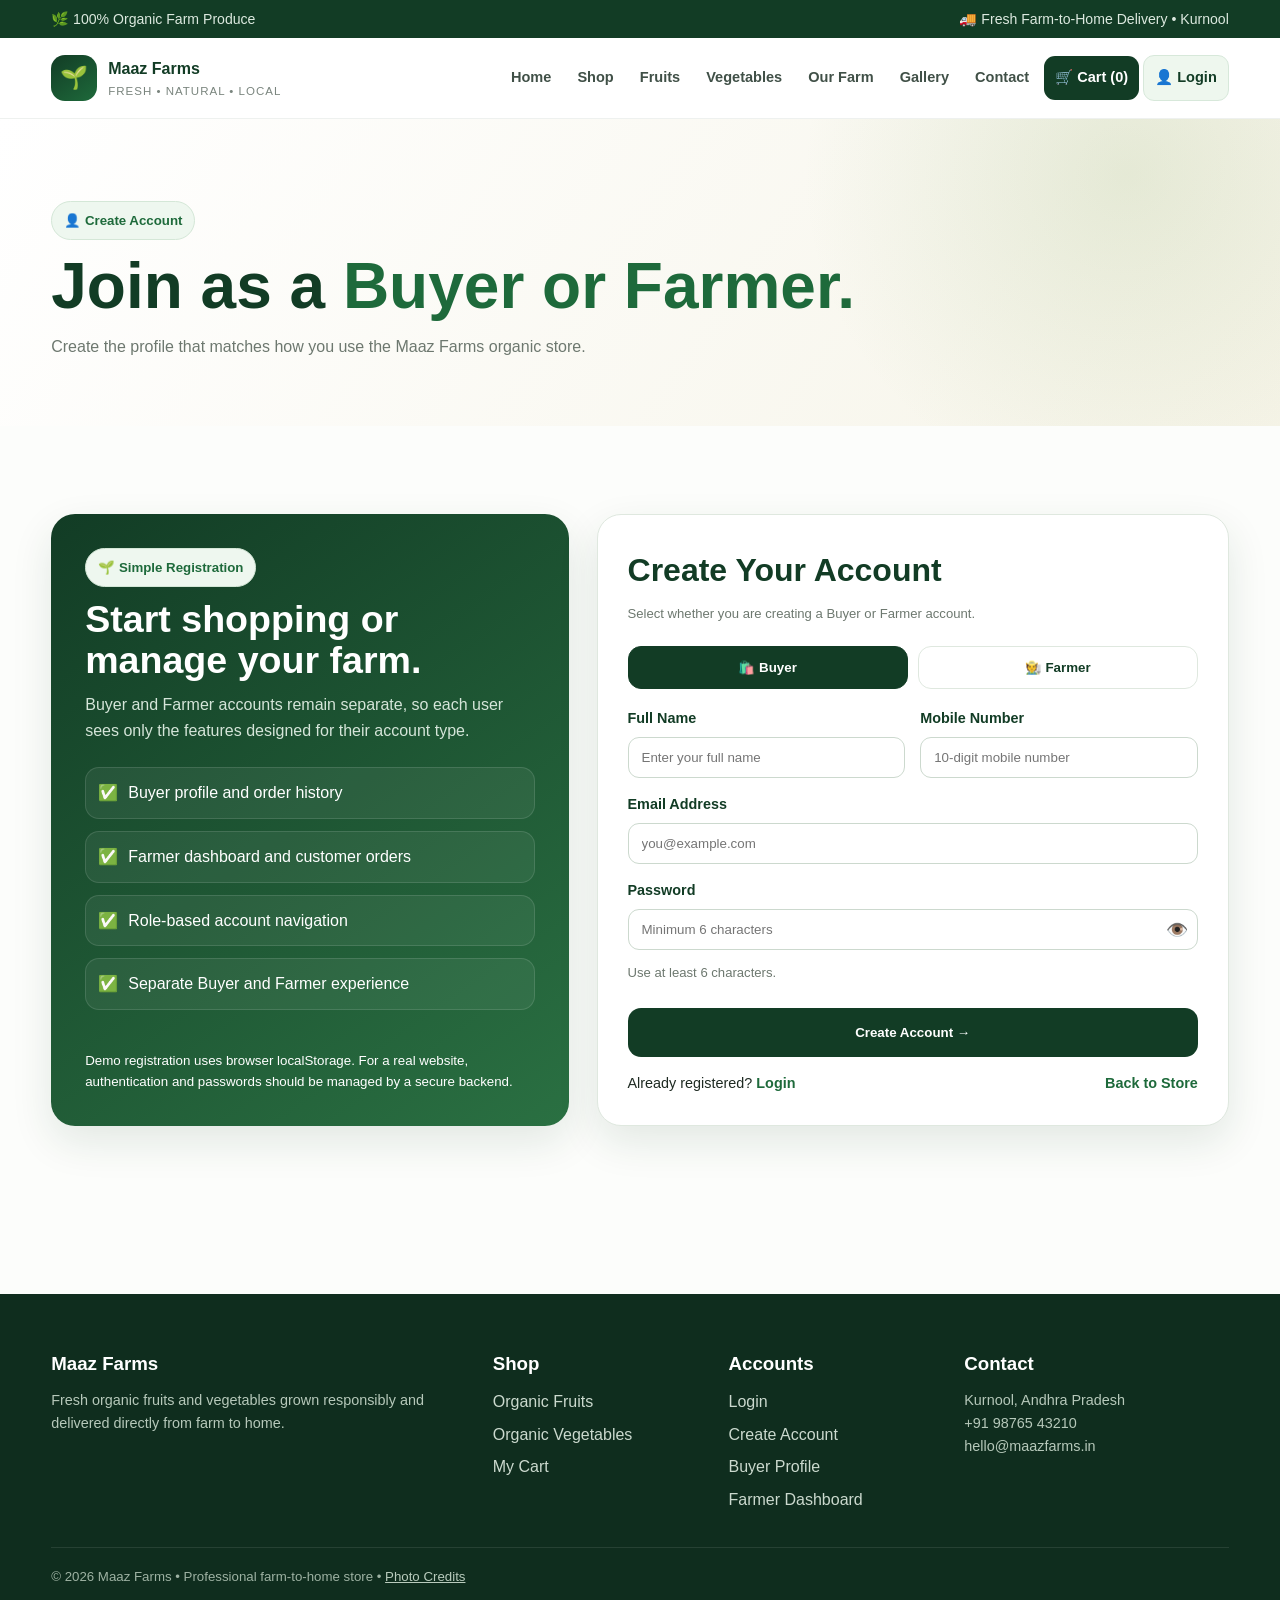
<file: signup.html>
<!doctype html>
<html lang="en">

<head>
  <meta charset="utf-8">

  <meta
    name="viewport"
    content="width=device-width, initial-scale=1"
  >

  <meta
    name="description"
    content="Create a Buyer or Farmer account on Maaz Farms."
  >

  <title>Create Account | Maaz Farms</title>

  <link
    rel="stylesheet"
    href="assets/css/style.css"
  >
</head>

<body>


  <!-- ================= TOP BAR ================= -->

  <div class="top">

    <div class="container">

      <span>
        🌿 100% Organic Farm Produce
      </span>

      <span>
        🚚 Fresh Farm-to-Home Delivery • Kurnool
      </span>

    </div>

  </div>



  <!-- ================= HEADER ================= -->

  <header class="head">

    <div class="container nav">


      <!-- BRAND -->

      <a
        class="brand"
        href="index.html"
      >

        <span class="logo">
          🌱
        </span>

        <span>

          <strong>
            Maaz Farms
          </strong>

          <small>
            Fresh • Natural • Local
          </small>

        </span>

      </a>



      <!-- MOBILE MENU -->

      <button
        class="menu"
        type="button"
        aria-label="Open navigation menu"
        aria-expanded="false"
      >
        ☰
      </button>



      <!-- NAVIGATION -->

      <nav
        class="links"
        aria-label="Main navigation"
      >

        <a href="index.html">
          Home
        </a>

        <a href="shop.html">
          Shop
        </a>

        <a href="fruits.html">
          Fruits
        </a>

        <a href="vegetables.html">
          Vegetables
        </a>

        <a href="farm.html">
          Our Farm
        </a>

        <a href="gallery.html">
          Gallery
        </a>

        <a href="contact.html">
          Contact
        </a>

        <a
          href="cart.html"
          class="cart"
        >
          🛒 Cart
          (<span data-cart-count>0</span>)
        </a>

        <a
          href="login.html"
          class="account-link"
          data-account-link
        >
          👤 Login
        </a>

      </nav>

    </div>

  </header>



  <!-- ================= MAIN ================= -->

  <main>


    <!-- SIGNUP HERO -->

    <section class="page">

      <div class="container">

        <span class="badge">
          👤 Create Account
        </span>

        <h1>
          Join as a
          <span>Buyer or Farmer.</span>
        </h1>

        <p>
          Create the profile that matches how you use
          the Maaz Farms organic store.
        </p>

      </div>

    </section>



    <!-- ================= SIGNUP AREA ================= -->

    <section class="section">

      <div class="container auth-shell">


        <!-- LEFT INFORMATION PANEL -->

        <aside class="auth-side">

          <div>

            <span class="badge">
              🌱 Simple Registration
            </span>

            <h2>
              Start shopping or manage your farm.
            </h2>

            <p>
              Buyer and Farmer accounts remain separate,
              so each user sees only the features designed
              for their account type.
            </p>



            <div class="auth-points">


              <div class="auth-point">

                ✅

                <span>
                  Buyer profile and order history
                </span>

              </div>



              <div class="auth-point">

                ✅

                <span>
                  Farmer dashboard and customer orders
                </span>

              </div>



              <div class="auth-point">

                ✅

                <span>
                  Role-based account navigation
                </span>

              </div>



              <div class="auth-point">

                ✅

                <span>
                  Separate Buyer and Farmer experience
                </span>

              </div>


            </div>

          </div>



          <small>
            Demo registration uses browser localStorage.
            For a real website, authentication and passwords
            should be managed by a secure backend.
          </small>

        </aside>



        <!-- ================= SIGNUP FORM ================= -->

        <form
          class="auth-card"
          id="signupForm"
        >


          <h1>
            Create Your Account
          </h1>


          <div class="meta">
            Select whether you are creating a
            Buyer or Farmer account.
          </div>



          <!-- ================= ROLE TABS ================= -->

          <div class="role-tabs">


            <button
              type="button"
              class="role-tab active"
              data-role-tab="buyer"
            >
              🛍️ Buyer
            </button>


            <button
              type="button"
              class="role-tab"
              data-role-tab="farmer"
            >
              🧑‍🌾 Farmer
            </button>


          </div>



          <!-- SELECTED ROLE -->

          <input
            id="signupRole"
            type="hidden"
            value="buyer"
          >



          <!-- ================= FORM ================= -->

          <div class="form-grid">


            <!-- FULL NAME -->

            <div class="field">

              <label for="signupName">
                Full Name
              </label>

              <input
                id="signupName"
                name="name"
                type="text"
                autocomplete="name"
                placeholder="Enter your full name"
                required
              >

            </div>



            <!-- MOBILE NUMBER -->

            <div class="field">

              <label for="signupPhone">
                Mobile Number
              </label>

              <input
                id="signupPhone"
                name="phone"
                type="tel"
                maxlength="10"
                inputmode="numeric"
                pattern="[6-9][0-9]{9}"
                autocomplete="tel"
                placeholder="10-digit mobile number"
                required
              >

            </div>



            <!-- EMAIL -->

            <div class="field full">

              <label for="signupEmail">
                Email Address
              </label>

              <input
                id="signupEmail"
                name="email"
                type="email"
                autocomplete="email"
                placeholder="you@example.com"
                required
              >

            </div>



            <!-- PASSWORD -->

            <div class="field full">

              <label for="signupPassword">
                Password
              </label>


              <div style="position:relative;">

                <input
                  id="signupPassword"
                  name="password"
                  type="password"
                  minlength="6"
                  autocomplete="new-password"
                  placeholder="Minimum 6 characters"
                  required
                  style="
                    width:100%;
                    padding-right:52px;
                  "
                >


                <button
                  type="button"
                  id="toggleSignupPassword"
                  aria-label="Show or hide password"
                  style="
                    position:absolute;
                    right:10px;
                    top:50%;
                    transform:translateY(-50%);
                    border:0;
                    background:transparent;
                    cursor:pointer;
                    font-size:18px;
                  "
                >
                  👁️
                </button>

              </div>


              <small class="meta">
                Use at least 6 characters.
              </small>

            </div>



            <!-- ================= FARMER ONLY ================= -->

            <div
              class="field full"
              data-farmer-only
              style="display:none;"
            >

              <label for="farmName">
                Farm Name
              </label>

              <input
                id="farmName"
                name="farmName"
                type="text"
                placeholder="Example: Maaz Farms"
              >

            </div>



            <div
              class="field full"
              data-farmer-only
              style="display:none;"
            >

              <label for="farmLocation">
                Farm Location
              </label>

              <input
                id="farmLocation"
                name="farmLocation"
                type="text"
                placeholder="Kurnool, Andhra Pradesh"
              >

            </div>



            <!-- CREATE ACCOUNT -->

            <div class="field full">

              <button
                class="btn primary"
                type="submit"
                style="width:100%;"
              >
                Create Account →
              </button>

            </div>


          </div>



          <!-- LINKS -->

          <div class="inline-links">

            <span>

              Already registered?

              <a href="login.html">
                Login
              </a>

            </span>


            <a href="index.html">
              Back to Store
            </a>

          </div>


        </form>


      </div>

    </section>


  </main>



  <!-- ================= FOOTER ================= -->

  <footer class="footer">

    <div class="container">


      <div class="footgrid">


        <div>

          <h3>
            Maaz Farms
          </h3>

          <p>
            Fresh organic fruits and vegetables
            grown responsibly and delivered
            directly from farm to home.
          </p>

        </div>



        <div>

          <h3>
            Shop
          </h3>

          <a href="fruits.html">
            Organic Fruits
          </a>

          <a href="vegetables.html">
            Organic Vegetables
          </a>

          <a href="cart.html">
            My Cart
          </a>

        </div>



        <div>

          <h3>
            Accounts
          </h3>

          <a href="login.html">
            Login
          </a>

          <a href="signup.html">
            Create Account
          </a>

          <a href="buyer-profile.html">
            Buyer Profile
          </a>

          <a href="farmer-dashboard.html">
            Farmer Dashboard
          </a>

        </div>



        <div>

          <h3>
            Contact
          </h3>

          <p>
            Kurnool, Andhra Pradesh
          </p>

          <p>
            +91 98765 43210
          </p>

          <p>
            hello@maazfarms.in
          </p>

        </div>


      </div>



      <div class="bottom">

        © 2026 Maaz Farms
        • Professional farm-to-home store
        •

        <a
          class="photo-credit-link"
          href="credits.html"
        >
          Photo Credits
        </a>

      </div>


    </div>

  </footer>



  <!-- ================= JAVASCRIPT ================= -->

  <script src="assets/js/products.js"></script>

  <script src="assets/js/main.js"></script>



  <!-- SHOW / HIDE PASSWORD -->

  <script>

    const toggleSignupPassword =
      document.getElementById("toggleSignupPassword");

    const signupPassword =
      document.getElementById("signupPassword");


    if (toggleSignupPassword && signupPassword) {

      toggleSignupPassword.addEventListener(
        "click",
        function () {

          if (
            signupPassword.type === "password"
          ) {

            signupPassword.type = "text";

            toggleSignupPassword.textContent =
              "🙈";

          }

          else {

            signupPassword.type =
              "password";

            toggleSignupPassword.textContent =
              "👁️";

          }

        }
      );

    }

  </script>


</body>

</html>
</file>
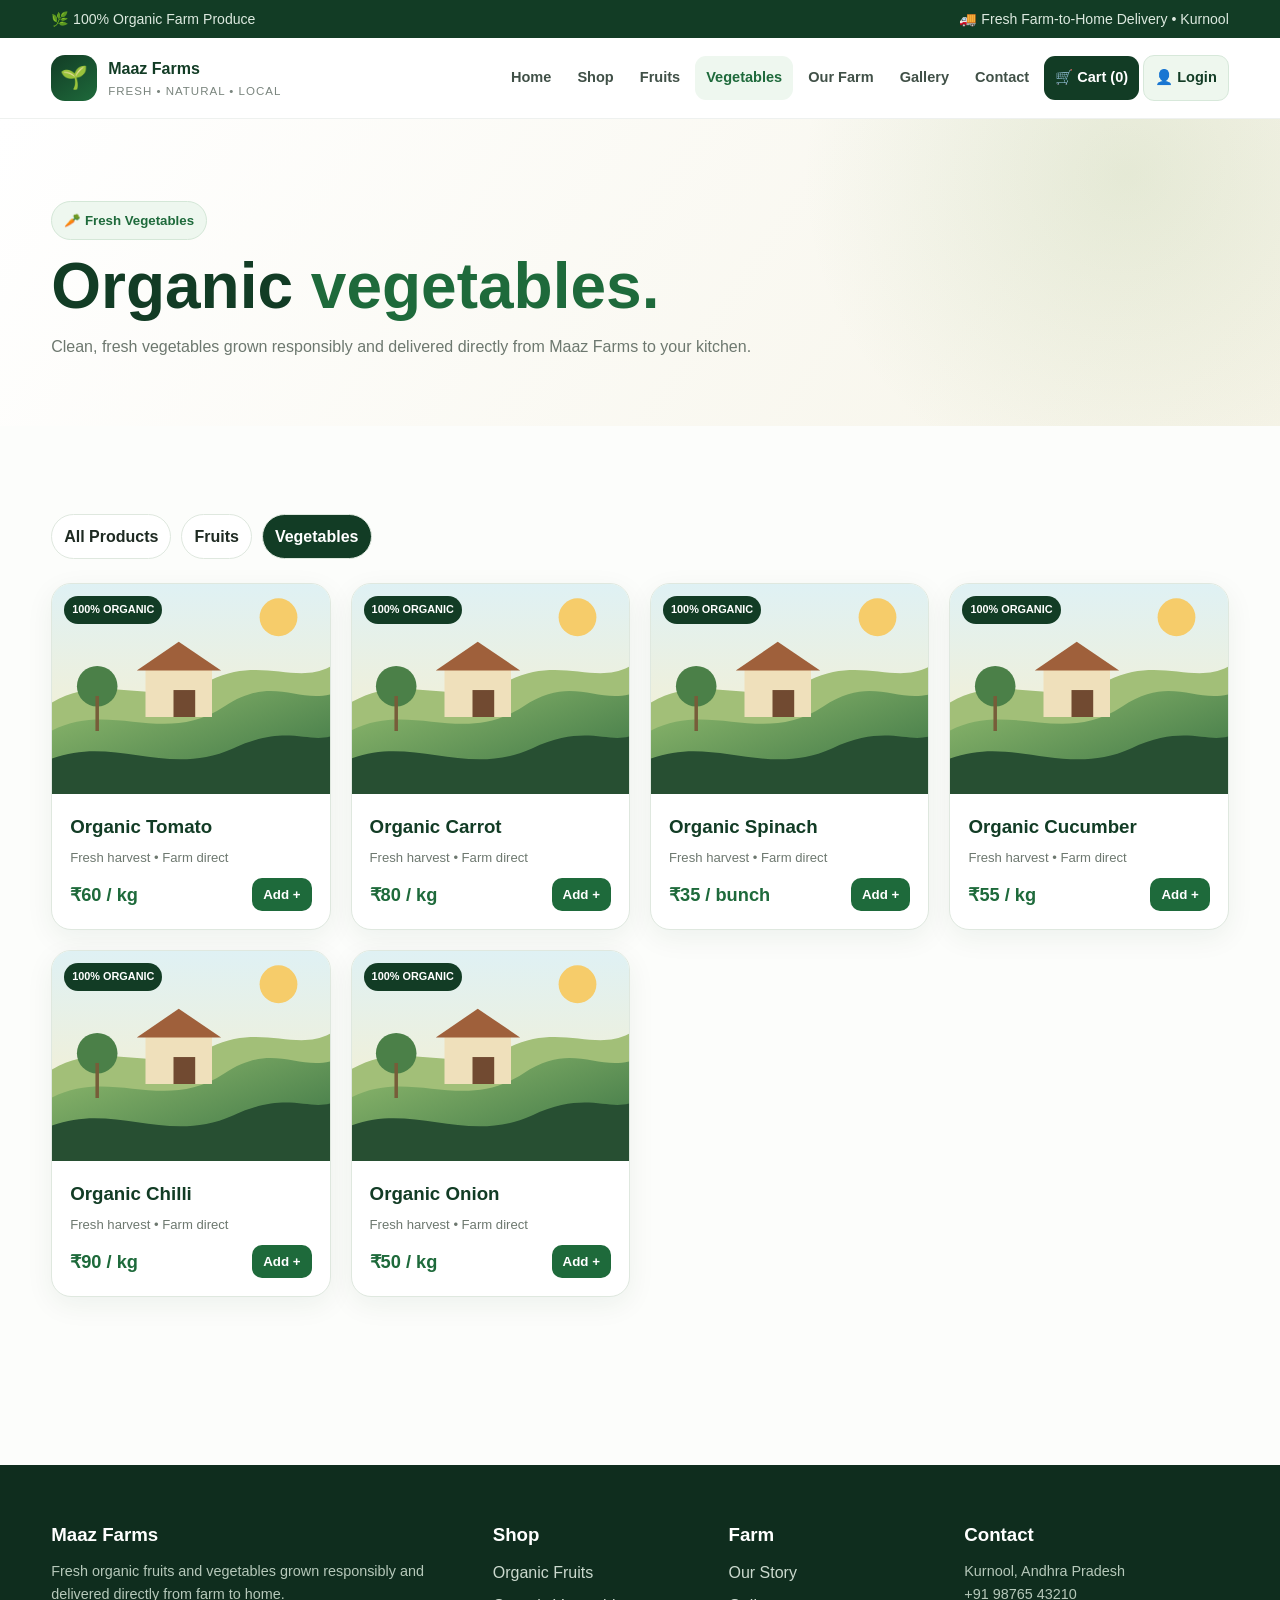
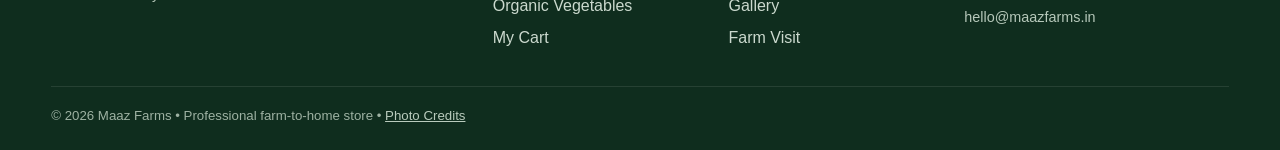
<file: vegetables.html>
<!doctype html>
<html lang="en">

<head>
  <meta charset="utf-8">

  <meta
    name="viewport"
    content="width=device-width, initial-scale=1"
  >

  <meta
    name="description"
    content="Buy fresh organic vegetables directly from Maaz Farms in Kurnool."
  >

  <title>Vegetables | Maaz Farms</title>

  <link
    rel="stylesheet"
    href="assets/css/style.css"
  >
</head>

<body>


  <!-- ================= TOP BAR ================= -->

  <div class="top">

    <div class="container">

      <span>
        🌿 100% Organic Farm Produce
      </span>

      <span>
        🚚 Fresh Farm-to-Home Delivery • Kurnool
      </span>

    </div>

  </div>



  <!-- ================= HEADER ================= -->

  <header class="head">

    <div class="container nav">


      <!-- BRAND -->

      <a
        class="brand"
        href="index.html"
      >

        <span class="logo">
          🌱
        </span>

        <span>

          <strong>
            Maaz Farms
          </strong>

          <small>
            Fresh • Natural • Local
          </small>

        </span>

      </a>



      <!-- MOBILE MENU -->

      <button
        class="menu"
        type="button"
        aria-label="Open navigation menu"
        aria-expanded="false"
      >
        ☰
      </button>



      <!-- NAVIGATION -->

      <nav
        class="links"
        aria-label="Main navigation"
      >

        <a href="index.html">
          Home
        </a>

        <a href="shop.html">
          Shop
        </a>

        <a href="fruits.html">
          Fruits
        </a>

        <a
          href="vegetables.html"
          class="active"
        >
          Vegetables
        </a>

        <a href="farm.html">
          Our Farm
        </a>

        <a href="gallery.html">
          Gallery
        </a>

        <a href="contact.html">
          Contact
        </a>

        <a
          href="cart.html"
          class="cart"
        >
          🛒 Cart
          (<span data-cart-count>0</span>)
        </a>

        <a
          href="login.html"
          class="account-link"
          data-account-link
        >
          👤 Login
        </a>

      </nav>

    </div>

  </header>



  <!-- ================= MAIN ================= -->

  <main>


    <!-- PAGE HERO -->

    <section class="page">

      <div class="container">

        <span class="badge">
          🥕 Fresh Vegetables
        </span>

        <h1>
          Organic
          <span>vegetables.</span>
        </h1>

        <p>
          Clean, fresh vegetables grown responsibly
          and delivered directly from Maaz Farms
          to your kitchen.
        </p>

      </div>

    </section>



    <!-- ================= PRODUCTS ================= -->

    <section class="section">

      <div class="container">


        <!-- FILTER -->

        <div class="filter">

          <a href="shop.html">
            All Products
          </a>

          <a href="fruits.html">
            Fruits
          </a>

          <a
            href="vegetables.html"
            class="active"
          >
            Vegetables
          </a>

        </div>



        <!-- PRODUCT GRID -->

        <div class="grid">


          <!-- ================= TOMATO ================= -->

          <article class="product">

            <div class="pi">

              <img
                src="https://upload.wikimedia.org/wikipedia/commons/5/5e/Tomato_vegetable.jpg"
                alt="Fresh organic tomato"
                loading="lazy"
                onerror="this.onerror=null; this.src='assets/photos/hero.svg';"
              >

              <span class="organic">
                100% ORGANIC
              </span>

            </div>


            <div class="pb">

              <h3>
                Organic Tomato
              </h3>

              <div class="meta">
                Fresh harvest • Farm direct
              </div>


              <div class="price">

                <b>
                  ₹60 / kg
                </b>

                <button
                  class="add"
                  type="button"
                  data-add="tomato"
                >
                  Add +
                </button>

              </div>

            </div>

          </article>



          <!-- ================= CARROT ================= -->

          <article class="product">

            <div class="pi">

              <img
                src="https://upload.wikimedia.org/wikipedia/commons/4/4a/CARROT.jpg"
                alt="Fresh organic carrot"
                loading="lazy"
                onerror="this.onerror=null; this.src='assets/photos/hero.svg';"
              >

              <span class="organic">
                100% ORGANIC
              </span>

            </div>


            <div class="pb">

              <h3>
                Organic Carrot
              </h3>

              <div class="meta">
                Fresh harvest • Farm direct
              </div>


              <div class="price">

                <b>
                  ₹80 / kg
                </b>

                <button
                  class="add"
                  type="button"
                  data-add="carrot"
                >
                  Add +
                </button>

              </div>

            </div>

          </article>



          <!-- ================= SPINACH ================= -->

          <article class="product">

            <div class="pi">

              <img
                src="https://upload.wikimedia.org/wikipedia/commons/f/fe/Spinach_leaves.jpg"
                alt="Fresh organic spinach"
                loading="lazy"
                onerror="this.onerror=null; this.src='assets/photos/hero.svg';"
              >

              <span class="organic">
                100% ORGANIC
              </span>

            </div>


            <div class="pb">

              <h3>
                Organic Spinach
              </h3>

              <div class="meta">
                Fresh harvest • Farm direct
              </div>


              <div class="price">

                <b>
                  ₹35 / bunch
                </b>

                <button
                  class="add"
                  type="button"
                  data-add="spinach"
                >
                  Add +
                </button>

              </div>

            </div>

          </article>



          <!-- ================= CUCUMBER ================= -->

          <article class="product">

            <div class="pi">

              <img
                src="https://upload.wikimedia.org/wikipedia/commons/1/10/Cucumber_fruit_2025.jpg"
                alt="Fresh organic cucumber"
                loading="lazy"
                onerror="this.onerror=null; this.src='assets/photos/hero.svg';"
              >

              <span class="organic">
                100% ORGANIC
              </span>

            </div>


            <div class="pb">

              <h3>
                Organic Cucumber
              </h3>

              <div class="meta">
                Fresh harvest • Farm direct
              </div>


              <div class="price">

                <b>
                  ₹55 / kg
                </b>

                <button
                  class="add"
                  type="button"
                  data-add="cucumber"
                >
                  Add +
                </button>

              </div>

            </div>

          </article>



          <!-- ================= CHILLI ================= -->

          <article class="product">

            <div class="pi">

              <img
                src="https://upload.wikimedia.org/wikipedia/commons/0/0d/Image_of_chilli_pepper.jpg"
                alt="Fresh organic chilli"
                loading="lazy"
                onerror="this.onerror=null; this.src='assets/photos/hero.svg';"
              >

              <span class="organic">
                100% ORGANIC
              </span>

            </div>


            <div class="pb">

              <h3>
                Organic Chilli
              </h3>

              <div class="meta">
                Fresh harvest • Farm direct
              </div>


              <div class="price">

                <b>
                  ₹90 / kg
                </b>

                <button
                  class="add"
                  type="button"
                  data-add="chilli"
                >
                  Add +
                </button>

              </div>

            </div>

          </article>



          <!-- ================= ONION ================= -->

          <article class="product">

            <div class="pi">

              <img
                src="https://upload.wikimedia.org/wikipedia/commons/e/e9/Onion_1.jpg"
                alt="Fresh organic onion"
                loading="lazy"
                onerror="this.onerror=null; this.src='assets/photos/hero.svg';"
              >

              <span class="organic">
                100% ORGANIC
              </span>

            </div>


            <div class="pb">

              <h3>
                Organic Onion
              </h3>

              <div class="meta">
                Fresh harvest • Farm direct
              </div>


              <div class="price">

                <b>
                  ₹50 / kg
                </b>

                <button
                  class="add"
                  type="button"
                  data-add="onion"
                >
                  Add +
                </button>

              </div>

            </div>

          </article>


        </div>

      </div>

    </section>


  </main>



  <!-- ================= FOOTER ================= -->

  <footer class="footer">

    <div class="container">


      <div class="footgrid">


        <div>

          <h3>
            Maaz Farms
          </h3>

          <p>
            Fresh organic fruits and vegetables
            grown responsibly and delivered
            directly from farm to home.
          </p>

        </div>



        <div>

          <h3>
            Shop
          </h3>

          <a href="fruits.html">
            Organic Fruits
          </a>

          <a href="vegetables.html">
            Organic Vegetables
          </a>

          <a href="cart.html">
            My Cart
          </a>

        </div>



        <div>

          <h3>
            Farm
          </h3>

          <a href="farm.html">
            Our Story
          </a>

          <a href="gallery.html">
            Gallery
          </a>

          <a href="contact.html">
            Farm Visit
          </a>

        </div>



        <div>

          <h3>
            Contact
          </h3>

          <p>
            Kurnool, Andhra Pradesh
          </p>

          <p>
            +91 98765 43210
          </p>

          <p>
            hello@maazfarms.in
          </p>

        </div>


      </div>



      <div class="bottom">

        © 2026 Maaz Farms
        • Professional farm-to-home store
        •

        <a
          class="photo-credit-link"
          href="credits.html"
        >
          Photo Credits
        </a>

      </div>


    </div>

  </footer>



  <!-- ================= JAVASCRIPT ================= -->

  <script src="assets/js/products.js"></script>

  <script src="assets/js/main.js"></script>


</body>

</html>
</file>
<file: assets/css/style.css>
/* =========================================================
   1. ROOT VARIABLES
   ========================================================= */

:root{
  --g:#1e6a3b;
  --d:#123c25;
  --l:#eef7ef;
  --c:#fffaf0;
  --t:#1e2a22;
  --m:#6d786f;
  --b:#dfe8df;
  --s:0 16px 42px rgba(18,60,37,.11);

  --green:var(--g);
  --dark:var(--d);
  --light:var(--l);
  --muted:var(--m);
  --border:var(--b);
  --shadow:var(--s);
}


/* =========================================================
   2. RESET / GLOBAL
   ========================================================= */

*{
  box-sizing:border-box;
  margin:0;
  padding:0;
}

body{
  font-family:Arial,sans-serif;
  color:var(--t);
  background:#fcfdfb;
  line-height:1.6;
}

a{
  text-decoration:none;
  color:inherit;
}

img{
  max-width:100%;
  display:block;
}

button{
  font-family:inherit;
  cursor:pointer;
}

.container{
  width:min(1180px,92%);
  margin:auto;
}


/* =========================================================
   3. TOP BAR
   ========================================================= */

.top{
  background:var(--d);
  color:#dce9df;
  font-size:.88rem;
}

.top .container{
  min-height:38px;
  display:flex;
  justify-content:space-between;
  align-items:center;
  gap:15px;
  flex-wrap:wrap;
}


/* =========================================================
   4. HEADER / NAVIGATION
   ========================================================= */

.head{
  position:sticky;
  top:0;
  z-index:50;
  background:#fffffff5;
  border-bottom:1px solid #123c2512;
  backdrop-filter:blur(10px);
}

.nav{
  min-height:80px;
  display:flex;
  justify-content:space-between;
  align-items:center;
  gap:18px;
}

.brand{
  display:flex;
  align-items:center;
  gap:11px;
}

.logo{
  width:46px;
  height:46px;
  border-radius:14px;
  background:linear-gradient(145deg,var(--d),var(--g));
  display:grid;
  place-items:center;
  color:#fff;
  font-size:1.4rem;
}

.brand strong{
  display:block;
  color:var(--d);
}

.brand small{
  display:block;
  color:#7a857e;
  font-size:.72rem;
  letter-spacing:1px;
  text-transform:uppercase;
}

.links{
  display:flex;
  gap:4px;
  align-items:center;
}

.links a{
  padding:10px 11px;
  border-radius:11px;
  font-weight:700;
  font-size:.91rem;
  color:#405047;
}

.links a:hover,
.links a.active{
  background:var(--l);
  color:var(--g);
}

.cart{
  background:var(--d)!important;
  color:#fff!important;
}

.account-link{
  background:#eef7ee!important;
  color:#123c25!important;
  border:1px solid #d7e8da;
}

.menu{
  display:none;
  border:0;
  background:var(--l);
  width:44px;
  height:44px;
  border-radius:11px;
  font-size:1.3rem;
}


/* =========================================================
   5. BUTTONS
   ========================================================= */

.btn{
  min-height:49px;
  padding:0 19px;
  border-radius:13px;
  display:inline-flex;
  align-items:center;
  justify-content:center;
  font-weight:800;
  border:1px solid transparent;
  cursor:pointer;
}

.primary{
  background:var(--d);
  color:#fff;
}

.secondary{
  background:#fff;
  border-color:#d6e2d7;
  color:var(--d);
}

.primary:hover{
  background:var(--g);
  transform:translateY(-2px);
}

.secondary:hover{
  background:var(--l);
}


/* =========================================================
   6. HOME HERO
   ========================================================= */

.hero{
  min-height:650px;
  display:flex;
  align-items:center;
  background:
    radial-gradient(
      circle at 92% 12%,
      #8dbb6b33,
      transparent 28%
    ),
    linear-gradient(
      130deg,
      #fff,
      #fbf7eb 54%,
      #edf5e7
    );
}

.hero-grid{
  display:grid;
  grid-template-columns:1.03fr .97fr;
  gap:55px;
  align-items:center;
  padding:60px 0;
}

.badge{
  display:inline-flex;
  background:var(--l);
  border:1px solid #d4e7d7;
  padding:8px 12px;
  border-radius:999px;
  color:var(--g);
  font-size:.83rem;
  font-weight:800;
}

.hero h1{
  font-size:clamp(3rem,6vw,5.3rem);
  line-height:.98;
  letter-spacing:-2px;
  color:var(--d);
  margin:18px 0;
}

.hero h1 span,
.page h1 span{
  color:var(--g);
}

.hero p,
.page p,
.sh p{
  color:var(--m);
}

.actions{
  display:flex;
  gap:12px;
  flex-wrap:wrap;
  margin-top:25px;
}


/* =========================================================
   7. 3D HOME CAROUSEL
   ========================================================= */

.hero-3d-carousel{
  position:relative;
  height:500px;
  perspective:1350px;
  transform-style:preserve-3d;
  overflow:hidden;
  border-radius:23px;
  background:linear-gradient(145deg,#edf5e7,#fff8e8);
  isolation:isolate;
}

.hero-3d-slide{
  position:absolute;
  inset:18px 40px 42px;
  margin:0;
  border-radius:24px;
  overflow:hidden;
  box-shadow:0 22px 52px rgba(12,46,28,.24);
  opacity:0;
  transform:translateZ(-180px) scale(.74);
  transition:
    transform .9s cubic-bezier(.2,.78,.2,1),
    opacity .72s ease,
    filter .72s ease;
  transform-style:preserve-3d;
  backface-visibility:hidden;
  background:#dfead9;
  pointer-events:none;
}

.hero-3d-slide img{
  width:100%;
  height:100%;
  object-fit:cover;
  border-radius:24px!important;
  transform:scale(1.02);
  transition:transform 3s ease;
}

.hero-3d-slide.is-active{
  z-index:4;
  opacity:1;
  transform:
    translateX(0)
    translateZ(75px)
    rotateY(0deg)
    scale(.92);
  filter:saturate(1.05);
  pointer-events:auto;
}

.hero-3d-slide.is-active img{
  transform:scale(1.07);
}

.hero-3d-slide.is-left{
  z-index:2;
  opacity:.36;
  transform:
    translateX(-34%)
    translateZ(-150px)
    rotateY(36deg)
    scale(.76);
  filter:saturate(.75) brightness(.82);
}

.hero-3d-slide.is-right{
  z-index:2;
  opacity:.36;
  transform:
    translateX(34%)
    translateZ(-150px)
    rotateY(-36deg)
    scale(.76);
  filter:saturate(.75) brightness(.82);
}

.hero-3d-slide.is-hidden{
  z-index:1;
  opacity:0;
  transform:
    translateZ(-260px)
    rotateY(72deg)
    scale(.63);
}

.hero-3d-slide figcaption{
  position:absolute;
  left:18px;
  right:18px;
  bottom:18px;
  padding:15px 17px;
  border-radius:15px;
  background:rgba(10,42,24,.78);
  backdrop-filter:blur(8px);
  color:#fff;
  box-shadow:0 10px 25px rgba(0,0,0,.15);
  z-index:3;
}

.hero-3d-slide figcaption b{
  display:block;
  font-size:1.02rem;
}

.hero-3d-slide figcaption span{
  display:block;
  color:#dbeade;
  font-size:.78rem;
  margin-top:2px;
}

.hero-3d-dots{
  position:absolute;
  z-index:8;
  left:50%;
  bottom:12px;
  transform:translateX(-50%);
  display:flex;
  gap:7px;
}

.hero-3d-dots span{
  display:block;
  width:8px;
  height:8px;
  border-radius:50%;
  background:#aec4b4;
  transition:.3s;
}

.hero-3d-dots span.active{
  width:25px;
  border-radius:999px;
  background:var(--g);
}


/* =========================================================
   8. STATS
   ========================================================= */

.stats{
  display:grid;
  grid-template-columns:repeat(4,1fr);
  background:var(--d);
  color:#fff;
}

.stat{
  padding:22px;
  text-align:center;
  border-right:1px solid #ffffff18;
}

.stat strong{
  display:block;
  font-size:1.3rem;
}

.stat span{
  font-size:.82rem;
  color:#c6d8ca;
}


/* =========================================================
   9. GENERAL SECTIONS
   ========================================================= */

.section{
  padding:88px 0;
}

.alt{
  background:var(--c);
}

.soft{
  background:#f1f7ef;
}

.sh{
  max-width:760px;
  margin-bottom:38px;
}

.sh.center{
  text-align:center;
  margin-left:auto;
  margin-right:auto;
}

.sh h2{
  font-size:clamp(2.1rem,4vw,3.4rem);
  line-height:1.08;
  color:var(--d);
  margin:10px 0;
}


/* =========================================================
   10. PAGE HEADER
   ========================================================= */

.page{
  padding:82px 0 66px;
  background:
    radial-gradient(
      circle at 88% 18%,
      #8ead6a2e,
      transparent 28%
    ),
    linear-gradient(
      125deg,
      #fff,
      #f6f4e8
    );
}

.page h1{
  font-size:clamp(2.7rem,5vw,4.5rem);
  line-height:1.03;
  color:var(--d);
  margin:14px 0;
}


/* =========================================================
   11. PRODUCT FILTER
   ========================================================= */

.filter{
  display:flex;
  gap:10px;
  flex-wrap:wrap;
  margin-bottom:24px;
}

.filter a{
  padding:9px 12px;
  border:1px solid var(--b);
  border-radius:999px;
  background:#fff;
  font-weight:700;
}

.filter a.active{
  background:var(--d);
  color:#fff;
}


/* =========================================================
   12. PRODUCTS
   ========================================================= */

.grid{
  display:grid;
  grid-template-columns:repeat(4,1fr);
  gap:20px;
}

.product{
  background:#fff;
  border:1px solid var(--b);
  border-radius:20px;
  overflow:hidden;
  box-shadow:0 8px 28px #123c2510;
  transition:
    transform .25s ease,
    box-shadow .25s ease;
}

.product:hover{
  transform:translateY(-5px);
  box-shadow:0 16px 38px rgba(18,60,37,.13);
}

.pi{
  height:210px;
  display:block;
  background:#eef4ea;
  position:relative;
  overflow:hidden;
}

.pi img{
  width:100%;
  height:100%;
  object-fit:cover;
  object-position:center;
  transition:transform .3s ease;
}

.product:hover .pi img{
  transform:scale(1.045);
}

.organic{
  position:absolute;
  top:12px;
  left:12px;
  background:var(--d);
  color:#fff;
  padding:5px 8px;
  border-radius:999px;
  font-size:.68rem;
  font-weight:800;
}

.pb{
  padding:18px;
}

.pb h3{
  color:var(--d);
}

.meta{
  font-size:.82rem;
  color:var(--m);
  margin:5px 0 10px;
}

.price{
  display:flex;
  justify-content:space-between;
  align-items:center;
  gap:10px;
}

.price b{
  color:var(--g);
  font-size:1.14rem;
}

.add{
  border:0;
  background:var(--g);
  color:#fff;
  border-radius:10px;
  padding:9px 11px;
  font-weight:800;
  cursor:pointer;
}

.add:hover{
  background:var(--d);
}


/* =========================================================
   13. FARM / CARDS
   ========================================================= */

.two{
  display:grid;
  grid-template-columns:1fr 1fr;
  gap:52px;
  align-items:center;
}

.photo{
  border-radius:28px;
  overflow:hidden;
  box-shadow:var(--s);
  background:linear-gradient(145deg,#dcebd7,#f8eed3);
  position:relative;
}

.photo img{
  width:100%;
  height:460px;
  object-fit:cover;
  object-position:center 25%;
  transition:transform .35s ease;
}

.photo:hover img{
  transform:scale(1.02);
}

.cards{
  display:grid;
  grid-template-columns:repeat(3,1fr);
  gap:20px;
}

.card{
  background:#fff;
  border:1px solid var(--b);
  border-radius:20px;
  padding:24px;
}

.card i{
  display:grid;
  place-items:center;
  width:52px;
  height:52px;
  border-radius:15px;
  background:var(--l);
  font-style:normal;
  font-size:1.4rem;
  margin-bottom:14px;
}

.card h3{
  color:var(--d);
  margin-bottom:7px;
}


/* =========================================================
   14. GALLERY
   ========================================================= */

.gallery-head-row{
  display:flex;
  align-items:end;
  justify-content:space-between;
  gap:36px;
  margin-bottom:28px;
}

.gallery-head-row h2{
  font-size:clamp(1.9rem,3.3vw,2.8rem);
  line-height:1.08;
  color:var(--d);
  margin-top:10px;
}

.gallery-head-row > p{
  max-width:500px;
  color:var(--m);
}

.gallery.gallery-clean{
  display:grid;
  grid-template-columns:repeat(3,minmax(0,1fr));
  grid-auto-rows:310px;
  gap:22px;
  align-items:stretch;
}

.gallery-clean .gallery-card{
  position:relative;
  width:100%;
  height:310px;
  border-radius:22px;
  background:#edf4e9;
  border:1px solid var(--b);
  box-shadow:0 12px 30px rgba(18,60,37,.09);
  transition:
    transform .25s ease,
    box-shadow .25s ease;
  overflow:hidden;
}

.gallery-clean .gallery-card:hover{
  transform:translateY(-5px);
  box-shadow:0 18px 38px rgba(18,60,37,.14);
}

.gallery-clean .gallery-card img{
  width:100%;
  height:100%;
  object-fit:cover;
  object-position:center;
  transition:transform .4s ease;
}

.gallery-clean .gallery-card:hover img{
  transform:scale(1.035);
}

.gallery-clean .cap{
  position:absolute;
  bottom:0;
  left:0;
  right:0;
  display:flex;
  flex-direction:column;
  align-items:flex-start;
  justify-content:flex-end;
  gap:2px;
  min-height:92px;
  padding:62px 16px 15px;
  background:linear-gradient(
    transparent,
    rgba(7,37,20,.86)
  );
  color:#fff;
}

.gallery-clean .cap strong{
  font-size:1rem;
  line-height:1.2;
}

.gallery-clean .cap small{
  font-size:.75rem;
  font-weight:500;
  color:#d8e5da;
}

.team-badge{
  display:inline-flex;
  margin:0 0 4px 0;
  padding:5px 8px;
  border-radius:999px;
  background:#ffffff24;
  border:1px solid #ffffff38;
  font-size:.68rem;
  letter-spacing:.5px;
}

.gallery-order{
  position:absolute;
  top:14px;
  right:14px;
  z-index:2;
  width:34px;
  height:34px;
  border-radius:50%;
  display:grid;
  place-items:center;
  background:rgba(255,255,255,.92);
  color:var(--d);
  font-size:.75rem;
  font-weight:900;
  box-shadow:0 6px 18px rgba(0,0,0,.12);
}


/* =========================================================
   15. CART
   ========================================================= */

.cartlayout{
  display:grid;
  grid-template-columns:1.35fr .65fr;
  gap:25px;
}

.box{
  background:#fff;
  border:1px solid var(--b);
  border-radius:22px;
  padding:23px;
  box-shadow:var(--s);
}

.crow{
  display:grid;
  grid-template-columns:68px 1fr auto auto;
  gap:14px;
  align-items:center;
  padding:15px 0;
  border-bottom:1px solid var(--b);
}

.crow:last-child{
  border-bottom:0;
}

.cicon{
  width:68px;
  height:68px;
  border-radius:14px;
  background:var(--l);
  overflow:hidden;
  display:grid;
  place-items:center;
}

.cicon img{
  width:100%;
  height:100%;
  object-fit:cover;
}

.qty{
  display:flex;
  align-items:center;
  gap:7px;
}

.qty button{
  width:30px;
  height:30px;
  border:1px solid var(--b);
  background:#fff;
  border-radius:8px;
}

.remove{
  border:0;
  background:none;
  color:#b64d4d;
  font-weight:700;
}

.line{
  display:flex;
  justify-content:space-between;
  margin:11px 0;
}

.total{
  padding-top:12px;
  border-top:1px solid var(--b);
  font-size:1.18rem;
  font-weight:900;
}


/* =========================================================
   16. FORMS
   ========================================================= */

.formwrap{
  display:grid;
  grid-template-columns:.9fr 1.1fr;
  gap:28px;
}

.panel{
  background:var(--d);
  color:#e2eee5;
  border-radius:24px;
  padding:28px;
}

.panel h2{
  color:#fff;
}

.panel p{
  color:#cbdacd;
}

.form{
  background:#fff;
  border:1px solid var(--b);
  border-radius:24px;
  padding:28px;
  box-shadow:var(--s);
}

.fg,
.form-grid{
  display:grid;
  grid-template-columns:1fr 1fr;
  gap:15px;
}

.field{
  display:grid;
  gap:7px;
}

.full{
  grid-column:1/-1;
}

label{
  font-weight:700;
  color:var(--d);
  font-size:.9rem;
}

input,
textarea,
select{
  width:100%;
  padding:12px 13px;
  border:1px solid #ccd9ce;
  border-radius:11px;
  outline:none;
}

input:focus,
textarea:focus,
select:focus{
  border-color:var(--g);
  box-shadow:0 0 0 3px rgba(30,106,59,.10);
}

textarea{
  min-height:125px;
}

.success{
  display:none;
  margin-top:13px;
  padding:12px;
  border-radius:11px;
  background:#e9f6eb;
  color:#246c3d;
  font-weight:700;
}


/* =========================================================
   17. LOGIN / SIGNUP
   ========================================================= */

.auth-shell{
  display:grid;
  grid-template-columns:.9fr 1.1fr;
  gap:28px;
  align-items:stretch;
}

.auth-side{
  background:linear-gradient(145deg,#123c25,#2a7042);
  color:white;
  border-radius:24px;
  padding:34px;
  display:flex;
  flex-direction:column;
  justify-content:space-between;
  min-height:520px;
  box-shadow:var(--shadow);
}

.auth-side h2{
  font-size:2.35rem;
  line-height:1.08;
  margin:12px 0;
  color:white;
}

.auth-side p{
  color:#d5e5d9;
}

.auth-points{
  display:grid;
  gap:12px;
  margin-top:24px;
}

.auth-point{
  display:flex;
  gap:10px;
  align-items:flex-start;
  padding:12px;
  border:1px solid rgba(255,255,255,.12);
  border-radius:14px;
  background:rgba(255,255,255,.06);
}

.auth-card{
  background:white;
  border:1px solid var(--border);
  border-radius:24px;
  padding:30px;
  box-shadow:var(--shadow);
  overflow:hidden;
}

.auth-card h1{
  color:var(--dark);
  font-size:2rem;
  margin-bottom:7px;
}

.auth-card > .meta{
  margin-bottom:22px;
}

.role-tabs{
  display:grid;
  grid-template-columns:1fr 1fr;
  gap:10px;
  margin:18px 0;
}

.role-tab{
  padding:13px;
  border:1px solid var(--border);
  background:white;
  border-radius:13px;
  cursor:pointer;
  font-weight:800;
  color:var(--dark);
}

.role-tab.active{
  background:var(--dark);
  color:white;
  border-color:var(--dark);
}

.demo-box{
  margin-top:18px;
  background:#fff9ea;
  border:1px solid #eed9ad;
  border-radius:14px;
  padding:14px;
  color:#6d5228;
  font-size:.86rem;
}

.inline-links{
  display:flex;
  justify-content:space-between;
  gap:14px;
  flex-wrap:wrap;
  margin-top:15px;
  font-size:.9rem;
}

.inline-links a{
  color:var(--green);
  font-weight:800;
}


/* =========================================================
   18. BUYER PROFILE
   ========================================================= */

.buyer-profile-ui{
  background:#fffdf8;
}

.buyer-profile-hero{
  padding:58px 0;
  background:
    radial-gradient(
      circle at 88% 15%,
      rgba(243,199,92,.24),
      transparent 27%
    ),
    linear-gradient(
      135deg,
      #fffaf0,
      #f1f8ed
    );
}

.buyer-welcome-row{
  display:flex;
  justify-content:space-between;
  align-items:center;
  gap:35px;
}

.buyer-profile-hero h1{
  font-size:clamp(2.7rem,5vw,4.4rem);
  line-height:1.02;
  color:var(--d);
  margin:12px 0;
}

.buyer-profile-hero h1 span{
  color:var(--g);
}

.buyer-profile-hero p{
  color:var(--m);
  max-width:680px;
}

.buyer-dashboard-layout{
  display:grid;
  grid-template-columns:300px 1fr;
  gap:26px;
  align-items:start;
}

.buyer-profile-card{
  background:#fff;
  border:1px solid #e6e3d6;
  border-radius:26px;
  padding:27px;
  box-shadow:0 16px 36px rgba(77,64,35,.08);
  position:sticky;
  top:105px;
}

.buyer-avatar-ring{
  width:110px;
  height:110px;
  border-radius:50%;
  display:grid;
  place-items:center;
  background:conic-gradient(
    #1e6a3b,
    #e4c367,
    #1e6a3b
  );
  padding:4px;
  margin-bottom:15px;
}

.buyer-avatar{
  width:100%;
  height:100%;
  border-radius:50%;
  overflow:hidden;
  display:grid;
  place-items:center;
  background:#fff9ed;
}

.buyer-avatar img{
  width:100%;
  height:100%;
  object-fit:cover;
  object-position:center;
  border-radius:50%;
}

.buyer-avatar-fallback{
  width:100%;
  height:100%;
  border-radius:50%;
  place-items:center;
  font-size:45px;
  background:#eef7ee;
}

.buyer-role{
  display:inline-flex;
  margin:8px 0 12px;
  padding:6px 10px;
  border-radius:999px;
  background:#fff3cf;
  color:#76561f;
  font-size:.72rem;
  font-weight:900;
  text-transform:uppercase;
}

.buyer-info-list{
  display:grid;
}

.buyer-info-list div{
  padding:12px 0;
  border-bottom:1px dashed #e7e1d4;
}

.buyer-info-list span{
  display:block;
  font-size:.75rem;
  color:var(--m);
}

.buyer-info-list b{
  display:block;
  margin-top:3px;
  color:var(--d);
  overflow-wrap:anywhere;
}

.buyer-shop-link{
  display:flex;
  margin-top:18px;
  padding:12px 13px;
  border-radius:12px;
  background:var(--l);
  color:var(--d);
  font-weight:900;
  justify-content:center;
}

.buyer-logout{
  width:100%;
  margin-top:10px;
  padding:11px;
  border-radius:11px;
  background:#fff;
  border:1px solid #eccccc;
  color:#a63f3f;
  font-weight:800;
}

.buyer-stat-grid{
  display:grid;
  grid-template-columns:repeat(3,1fr);
  gap:16px;
}

.buyer-stat-grid article{
  display:flex;
  align-items:center;
  gap:14px;
  background:#fff;
  border:1px solid #e6e5d9;
  border-radius:20px;
  padding:20px;
  box-shadow:0 8px 22px rgba(50,64,47,.05);
}

.buyer-stat-icon{
  width:48px;
  height:48px;
  border-radius:15px;
  background:#eff7ec;
  display:grid;
  place-items:center;
  font-size:1.35rem;
  color:var(--g);
}

.buyer-stat-grid small{
  display:block;
  color:var(--m);
  font-size:.72rem;
  font-weight:800;
}

.buyer-stat-grid strong{
  display:block;
  color:var(--d);
  font-size:1.7rem;
}

.buyer-panel{
  margin-top:18px;
  background:#fff;
  border:1px solid #e6e5d9;
  border-radius:23px;
  padding:23px;
  box-shadow:0 10px 30px rgba(50,64,47,.05);
}


/* =========================================================
   19. FARMER DASHBOARD
   ========================================================= */

.farmer-profile-ui{
  background:#f1f5f1;
}

.farmer-dashboard-hero{
  padding:54px 0;
  background:
    radial-gradient(
      circle at 85% 18%,
      rgba(133,188,104,.22),
      transparent 26%
    ),
    linear-gradient(
      135deg,
      #0d2e1d,
      #1c5834 62%,
      #2e7444
    );
  color:#fff;
}

.farmer-hero-row{
  display:flex;
  justify-content:space-between;
  align-items:center;
  gap:35px;
}

.farmer-dashboard-hero h1{
  font-size:clamp(2.6rem,5vw,4.3rem);
  line-height:1.03;
  margin:12px 0;
  color:#fff;
}

.farmer-dashboard-hero h1 span{
  color:#bddd8e;
}

.farmer-dashboard-shell{
  display:grid;
  grid-template-columns:280px 1fr;
  gap:24px;
  align-items:start;
}

.farmer-sidebar{
  position:sticky;
  top:105px;
  background:#102f20;
  color:#e0ece3;
  border-radius:24px;
  padding:25px;
  box-shadow:0 18px 40px rgba(15,45,30,.16);
}

.farmer-avatar{
  width:105px;
  height:105px;
  border-radius:22px;
  overflow:hidden;
  display:grid;
  place-items:center;
  background:linear-gradient(
    145deg,
    #2e7045,
    #8bb76f
  );
  margin-bottom:14px;
}

.farmer-avatar img{
  width:100%;
  height:100%;
  object-fit:cover;
  object-position:center top;
}

.farmer-avatar-fallback{
  width:100%;
  height:100%;
  place-items:center;
  font-size:46px;
}

.farmer-profile-info{
  display:grid;
  margin-top:18px;
}

.farmer-profile-info div{
  padding:10px 0;
  border-bottom:1px solid #ffffff12;
}

.farmer-profile-info span{
  display:block;
  color:#91ac99;
  font-size:.72rem;
}

.farmer-profile-info b{
  display:block;
  margin-top:2px;
  color:#f1f6f2;
  font-size:.9rem;
  overflow-wrap:anywhere;
}

.farmer-side-links{
  display:grid;
  gap:7px;
  margin-top:16px;
}

.farmer-side-links a{
  padding:10px 11px;
  border-radius:10px;
  background:#ffffff0a;
  color:#d8e6db;
  font-size:.84rem;
  font-weight:700;
}

.farmer-logout{
  width:100%;
  margin-top:15px;
  padding:11px;
  border-radius:11px;
  background:#6f2f2f;
  border:1px solid #ffffff12;
  color:#fff;
  font-weight:800;
}

.farmer-metric-grid{
  display:grid;
  grid-template-columns:repeat(3,1fr);
  gap:16px;
}

.farmer-metric-grid article{
  background:#fff;
  border:1px solid #dce5dc;
  border-radius:19px;
  padding:20px;
  display:flex;
  gap:13px;
  align-items:center;
}

.farmer-panel{
  margin-top:18px;
  background:#fff;
  border:1px solid #dce5dc;
  border-radius:21px;
  padding:22px;
}

.farmer-panel-grid{
  display:grid;
  grid-template-columns:1fr 1fr;
  gap:18px;
}


/* =========================================================
   20. ORDERS / STATUS
   ========================================================= */

.order-item,
.enquiry-item,
.inventory-item{
  display:grid;
  grid-template-columns:1fr auto;
  gap:15px;
  align-items:center;
  padding:14px 0;
  border-bottom:1px solid var(--border);
}

.order-item:last-child,
.enquiry-item:last-child,
.inventory-item:last-child{
  border-bottom:0;
}

.status{
  display:inline-flex;
  padding:5px 9px;
  border-radius:999px;
  font-size:.75rem;
  font-weight:900;
  background:#eaf5eb;
  color:#246c3d;
}

.status.pending{
  background:#fff4da;
  color:#84601e;
}

.status.paid{
  background:#e7f0ff;
  color:#315f9d;
}

.empty-state{
  padding:28px 10px;
  text-align:center;
  color:var(--muted);
}


/* =========================================================
   21. PAYMENT METHODS
   ========================================================= */

.payment-methods{
  display:grid;
  grid-template-columns:repeat(4,1fr);
  gap:10px;
  margin-top:8px;
}

.payment-option{
  border:1px solid var(--border);
  border-radius:14px;
  padding:12px;
  cursor:pointer;
  background:white;
  min-height:82px;
  display:flex;
  flex-direction:column;
  justify-content:center;
  gap:5px;
}

.payment-option input{
  width:auto;
}

.payment-option:has(input:checked){
  border-color:var(--green);
  box-shadow:0 0 0 2px rgba(31,106,58,.11);
  background:#f4fbf4;
}

.payment-option b{
  color:var(--dark);
  font-size:.9rem;
}

.payment-option small{
  color:var(--muted);
  font-size:.72rem;
}

.payment-details{
  margin-top:15px;
  padding:16px;
  border-radius:14px;
  background:#f8fbf7;
  border:1px solid var(--border);
}

.payment-details.hidden{
  display:none;
}

.card-row{
  display:grid;
  grid-template-columns:1fr 1fr;
  gap:13px;
}

.secure-note{
  display:flex;
  gap:8px;
  align-items:flex-start;
  margin-top:12px;
  color:var(--muted);
  font-size:.8rem;
}


/* =========================================================
   22. PHOTO CREDITS
   ========================================================= */

.credit-list{
  display:grid;
  gap:14px;
}

.credit-item{
  background:#fff;
  border:1px solid var(--b);
  border-radius:16px;
  padding:18px;
}

.credit-item a{
  color:var(--g);
  font-weight:800;
}

.photo-credit-link{
  display:inline!important;
  color:#b9cbbd!important;
  text-decoration:underline;
}


/* =========================================================
   23. CTA
   ========================================================= */

.cta{
  background:linear-gradient(130deg,var(--d),#2f7445);
  color:#fff;
  border-radius:28px;
  padding:42px;
  display:flex;
  justify-content:space-between;
  align-items:center;
  gap:25px;
}

.cta h2{
  font-size:clamp(1.9rem,4vw,2.8rem);
}

.cta p{
  color:#d4e4d7;
}

.cta .btn{
  background:#fff;
  color:var(--d);
}


/* =========================================================
   24. FOOTER
   ========================================================= */

.footer{
  margin-top:80px;
  background:#0f2d1e;
  color:#cbd9ce;
  padding:55px 0 24px;
}

.footgrid{
  display:grid;
  grid-template-columns:1.4fr .7fr .7fr .9fr;
  gap:30px;
}

.footer h3{
  color:#fff;
  margin-bottom:10px;
}

.footer a{
  display:block;
  margin:7px 0;
}

.footer a:hover{
  color:#fff;
}

.footer p{
  font-size:.9rem;
  color:#b6c8ba;
}

.bottom{
  border-top:1px solid #ffffff18;
  margin-top:28px;
  padding-top:18px;
  font-size:.83rem;
  color:#9eb2a3;
}


/* =========================================================
   25. TABLET RESPONSIVE
   ========================================================= */

@media(max-width:980px){

  .menu{
    display:grid;
    place-items:center;
  }

  .nav{
    position:relative;
  }

  .links{
    display:none;
    position:absolute;
    top:80px;
    left:4%;
    right:4%;
    background:#fff;
    border:1px solid var(--b);
    padding:10px;
    border-radius:16px;
    box-shadow:var(--s);
    flex-direction:column;
    align-items:stretch;
    z-index:1000;
    max-height:calc(100vh - 100px);
    overflow-y:auto;
  }

  .links.open{
    display:flex;
  }

  .hero-grid,
  .two,
  .formwrap,
  .cartlayout{
    grid-template-columns:1fr;
  }

  .grid{
    grid-template-columns:repeat(2,1fr);
  }

  .cards{
    grid-template-columns:1fr 1fr;
  }

  .stats{
    grid-template-columns:1fr 1fr;
  }

  .footgrid{
    grid-template-columns:1fr 1fr;
  }

  .gallery.gallery-clean{
    grid-template-columns:repeat(2,minmax(0,1fr));
    grid-auto-rows:290px;
  }

  .buyer-welcome-row,
  .farmer-hero-row{
    flex-direction:column;
    align-items:flex-start;
  }

  .buyer-dashboard-layout,
  .farmer-dashboard-shell{
    grid-template-columns:1fr;
  }

  .buyer-profile-card,
  .farmer-sidebar{
    position:static;
  }

  .buyer-stat-grid,
  .farmer-metric-grid{
    grid-template-columns:repeat(2,1fr);
  }

  .farmer-panel-grid{
    grid-template-columns:1fr;
  }
}


/* =========================================================
   26. MOBILE RESPONSIVE
   ========================================================= */

@media(max-width:640px){

  .top .container{
    justify-content:center;
    text-align:center;
    padding:6px 0;
  }

  .grid,
  .cards,
  .stats,
  .fg,
  .form-grid,
  .footgrid{
    grid-template-columns:1fr;
  }

  .section{
    padding:64px 0;
  }

  .cta{
    flex-direction:column;
    align-items:flex-start;
    padding:30px;
  }

  .crow{
    grid-template-columns:55px 1fr;
  }

  .crow .qty,
  .crow .remove{
    grid-column:2;
  }

  .photo img{
    height:360px;
  }

  .hero-3d-carousel{
    height:360px;
  }

  .hero-3d-slide{
    inset:12px 22px 36px;
  }

  .buyer-stat-grid,
  .farmer-metric-grid,
  .buyer-actions{
    grid-template-columns:1fr;
  }

  .payment-methods,
  .card-row{
    grid-template-columns:1fr;
  }

  .gallery.gallery-clean{
    grid-template-columns:1fr;
    grid-auto-rows:285px;
    gap:16px;
  }

  .gallery-clean .gallery-card{
    height:285px;
  }

  .buyer-avatar-ring{
    width:96px;
    height:96px;
  }

  .farmer-avatar{
    width:96px;
    height:96px;
  }
}


/* =========================================================
   27. VERY SMALL MOBILE
   ========================================================= */

@media(max-width:420px){

  .container{
    width:94%;
  }

  .hero-3d-carousel{
    height:320px;
  }

  .hero-3d-slide{
    inset:10px 14px 34px;
  }

  .btn{
    width:100%;
  }

  .actions{
    display:grid;
    grid-template-columns:1fr;
  }

}
</file>
